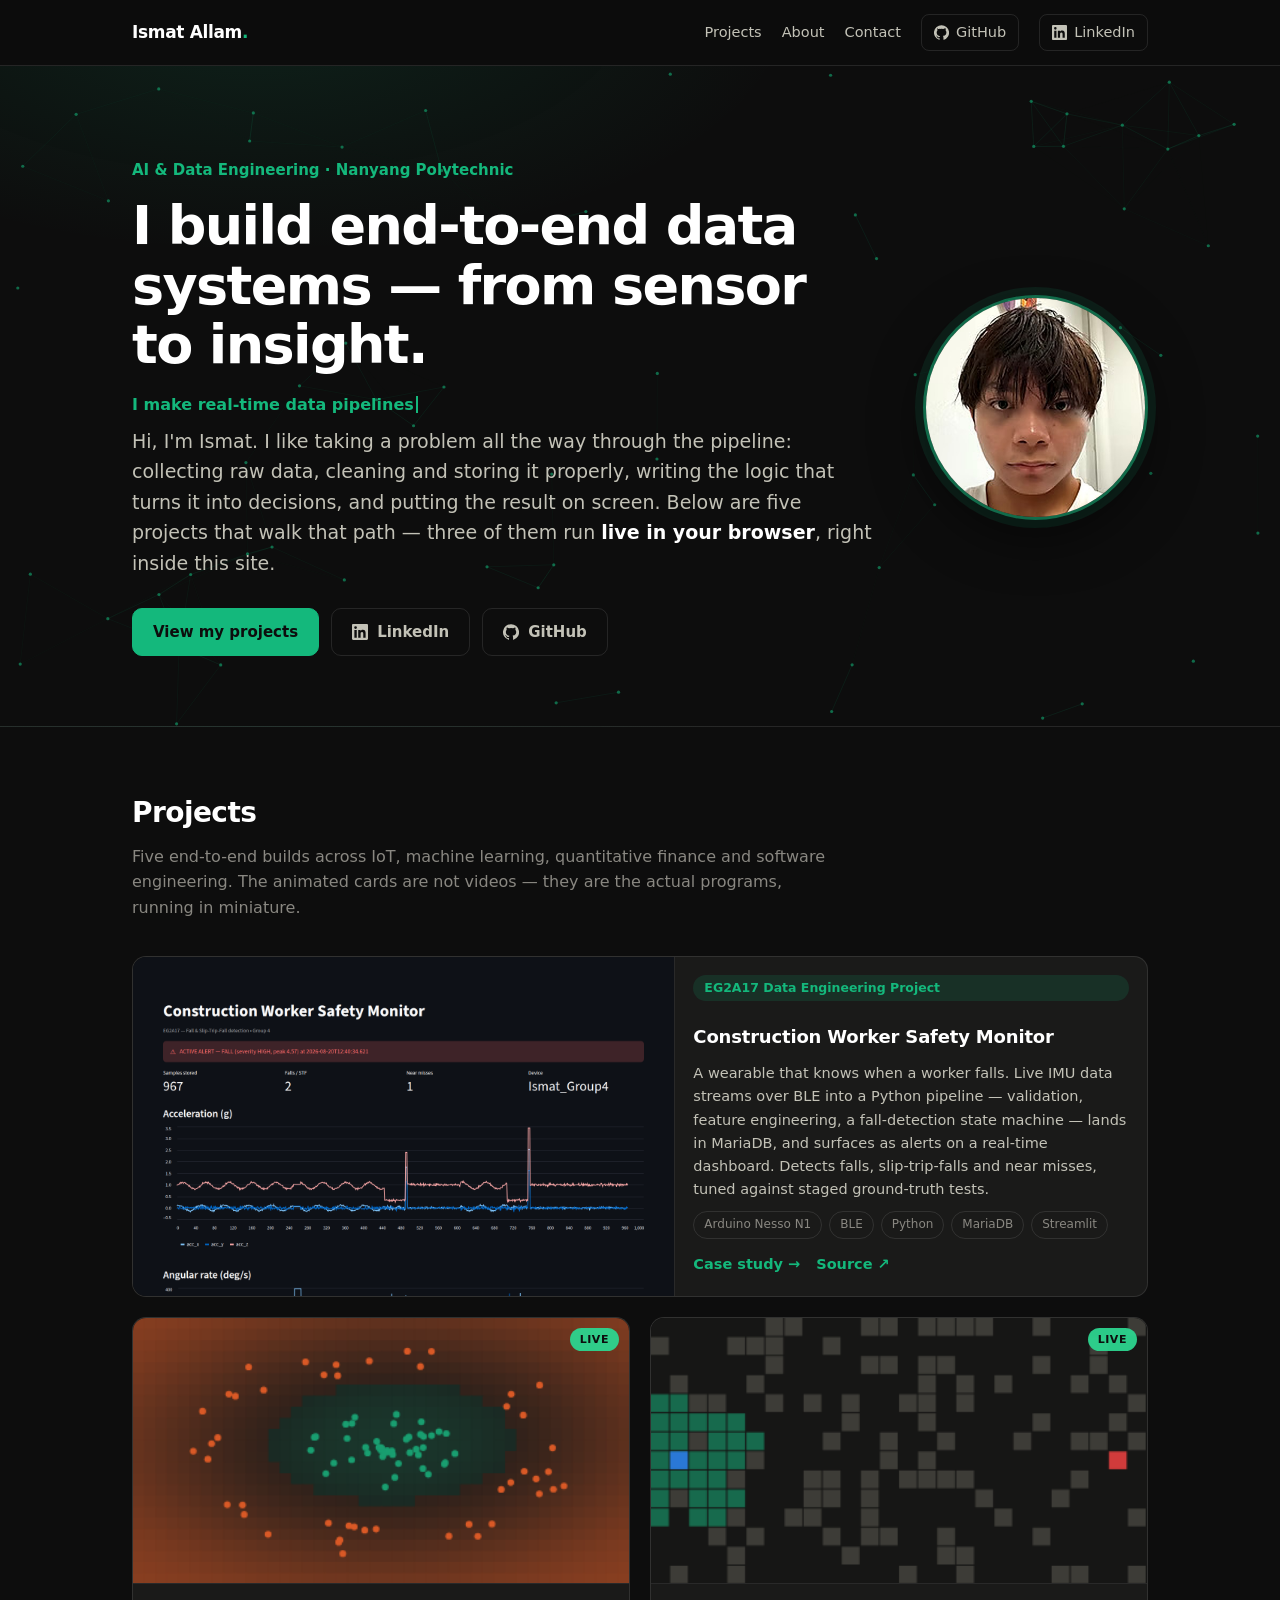
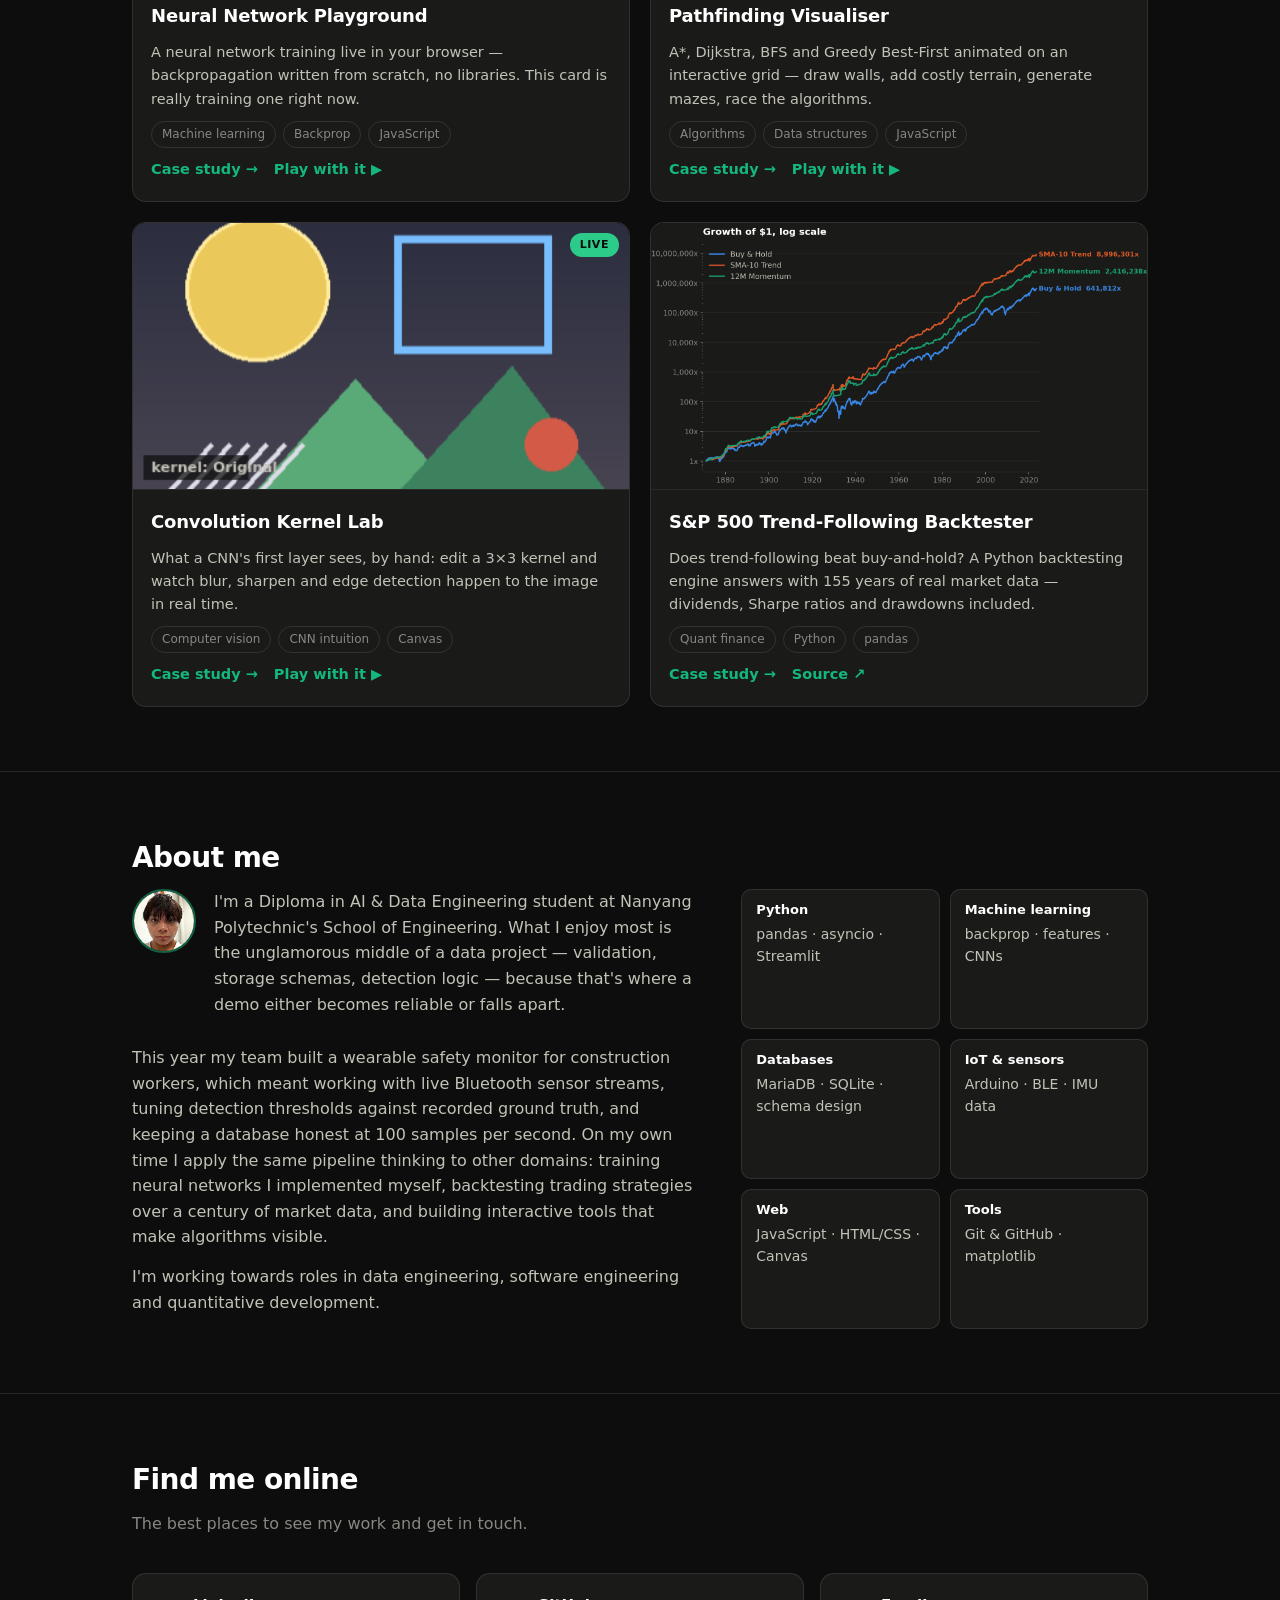
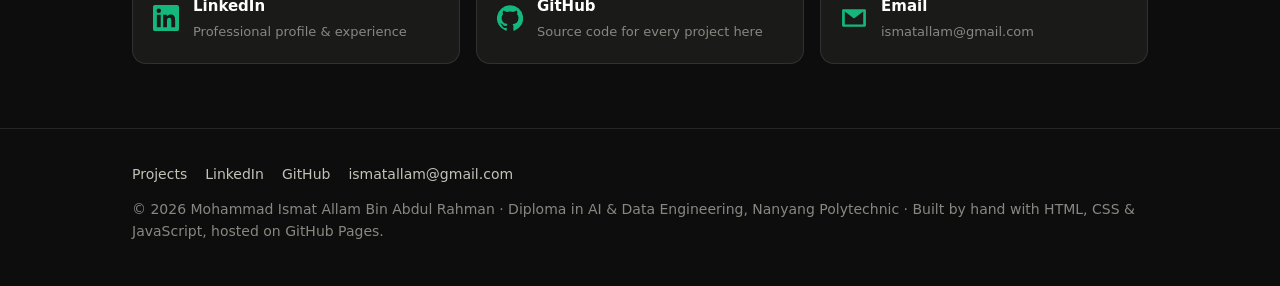
<file: index.html>
<!DOCTYPE html>
<html lang="en">
<head>
<meta charset="UTF-8">
<meta name="viewport" content="width=device-width, initial-scale=1.0">
<title>Ismat Allam — AI & Data Engineering Portfolio</title>
<meta name="description" content="Digital portfolio of Ismat Allam — AI & Data Engineering student at Nanyang Polytechnic. IoT safety monitoring, quantitative backtesting, and interactive machine-learning demos that run live in the browser.">
<link rel="stylesheet" href="assets/style.css?v=4">
<link rel="icon" href="data:image/svg+xml,<svg xmlns='http://www.w3.org/2000/svg' viewBox='0 0 100 100'><text y='.9em' font-size='90'>📊</text></svg>">
</head>
<body>

<nav>
  <div class="nav-inner">
    <a class="logo" href="index.html">Ismat Allam<span>.</span></a>
    <div class="nav-links">
      <a href="#projects">Projects</a>
      <a href="#about">About</a>
      <a href="#contact">Contact</a>
      <a class="social" href="https://github.com/ismat-spec" target="_blank" rel="noopener">
        <svg viewBox="0 0 24 24" aria-hidden="true"><path d="M12 .3a12 12 0 0 0-3.8 23.4c.6.1.8-.3.8-.6v-2c-3.3.7-4-1.6-4-1.6-.6-1.4-1.4-1.8-1.4-1.8-1-.7.1-.7.1-.7 1.2 0 1.9 1.2 1.9 1.2 1 1.8 2.8 1.3 3.5 1 0-.8.4-1.3.7-1.6-2.7-.3-5.5-1.3-5.5-6 0-1.2.5-2.3 1.3-3.1-.2-.4-.6-1.6.1-3.2 0 0 1-.3 3.4 1.2a11.5 11.5 0 0 1 6 0c2.3-1.5 3.3-1.2 3.3-1.2.7 1.6.3 2.8.1 3.2.8.8 1.3 1.9 1.3 3.2 0 4.6-2.8 5.6-5.5 5.9.4.4.8 1.1.8 2.2v3.3c0 .3.2.7.8.6A12 12 0 0 0 12 .3"/></svg>
        GitHub
      </a>
      <a class="social" href="https://www.linkedin.com/in/ismat-allam-7030122b6" target="_blank" rel="noopener">
        <svg viewBox="0 0 24 24" aria-hidden="true"><path d="M20.45 20.45h-3.55v-5.57c0-1.33-.03-3.04-1.85-3.04-1.86 0-2.14 1.45-2.14 2.94v5.67H9.35V9h3.41v1.56h.05c.47-.9 1.63-1.85 3.36-1.85 3.6 0 4.27 2.37 4.27 5.46zM5.34 7.43a2.06 2.06 0 1 1 0-4.12 2.06 2.06 0 0 1 0 4.12zM7.12 20.45H3.56V9h3.56zM22.22 0H1.77C.79 0 0 .77 0 1.72v20.55C0 23.23.8 24 1.77 24h20.45c.98 0 1.78-.77 1.78-1.73V1.72C24 .77 23.2 0 22.22 0z"/></svg>
        LinkedIn
      </a>
    </div>
  </div>
</nav>

<header class="hero">
  <canvas id="heroCanvas" aria-hidden="true"></canvas>
  <div class="wrap hero-flex">
    <div>
    <div class="kicker">AI &amp; Data Engineering · Nanyang Polytechnic</div>
    <h1>I build end-to-end data systems — from sensor to insight.</h1>
    <span class="roles">I make <span id="roleText">real-time data pipelines</span><span class="cursor"></span></span>
    <p class="lead">
      Hi, I'm Ismat. I like taking a problem all the way through the pipeline:
      collecting raw data, cleaning and storing it properly, writing the logic that turns it
      into decisions, and putting the result on screen. Below are five projects that walk that
      path — three of them run <strong style="color:var(--ink)">live in your browser</strong>,
      right inside this site.
    </p>
    <div class="btn-row">
      <a class="btn primary" href="#projects">View my projects</a>
      <a class="btn" href="https://www.linkedin.com/in/ismat-allam-7030122b6" target="_blank" rel="noopener">
        <svg viewBox="0 0 24 24" aria-hidden="true"><path d="M20.45 20.45h-3.55v-5.57c0-1.33-.03-3.04-1.85-3.04-1.86 0-2.14 1.45-2.14 2.94v5.67H9.35V9h3.41v1.56h.05c.47-.9 1.63-1.85 3.36-1.85 3.6 0 4.27 2.37 4.27 5.46zM5.34 7.43a2.06 2.06 0 1 1 0-4.12 2.06 2.06 0 0 1 0 4.12zM7.12 20.45H3.56V9h3.56zM22.22 0H1.77C.79 0 0 .77 0 1.72v20.55C0 23.23.8 24 1.77 24h20.45c.98 0 1.78-.77 1.78-1.73V1.72C24 .77 23.2 0 22.22 0z"/></svg>
        LinkedIn
      </a>
      <a class="btn" href="https://github.com/ismat-spec" target="_blank" rel="noopener">
        <svg viewBox="0 0 24 24" aria-hidden="true"><path d="M12 .3a12 12 0 0 0-3.8 23.4c.6.1.8-.3.8-.6v-2c-3.3.7-4-1.6-4-1.6-.6-1.4-1.4-1.8-1.4-1.8-1-.7.1-.7.1-.7 1.2 0 1.9 1.2 1.9 1.2 1 1.8 2.8 1.3 3.5 1 0-.8.4-1.3.7-1.6-2.7-.3-5.5-1.3-5.5-6 0-1.2.5-2.3 1.3-3.1-.2-.4-.6-1.6.1-3.2 0 0 1-.3 3.4 1.2a11.5 11.5 0 0 1 6 0c2.3-1.5 3.3-1.2 3.3-1.2.7 1.6.3 2.8.1 3.2.8.8 1.3 1.9 1.3 3.2 0 4.6-2.8 5.6-5.5 5.9.4.4.8 1.1.8 2.2v3.3c0 .3.2.7.8.6A12 12 0 0 0 12 .3"/></svg>
        GitHub
      </a>
    </div>
    </div>
    <img class="portrait" src="assets/img/ismat.jpg" alt="Portrait of Ismat Allam"
         width="410" height="410">
  </div>
</header>

<section id="projects">
  <div class="wrap">
    <h2 class="section-title reveal">Projects</h2>
    <p class="section-sub reveal">Five end-to-end builds across IoT, machine learning, quantitative
    finance and software engineering. The animated cards are not videos — they are the actual
    programs, running in miniature.</p>

    <div class="cards">

      <div class="card featured reveal">
        <a class="media" href="projects/safety-monitoring.html">
          <img src="assets/img/dep_dashboard_top.png" alt="Live safety-monitoring dashboard with an active fall alert">
        </a>
        <div class="body">
          <span class="tag">EG2A17 Data Engineering Project</span>
          <h3><a href="projects/safety-monitoring.html">Construction Worker Safety Monitor</a></h3>
          <p>A wearable that knows when a worker falls. Live IMU data streams over BLE into a
             Python pipeline — validation, feature engineering, a fall-detection state machine —
             lands in MariaDB, and surfaces as alerts on a real-time dashboard. Detects falls,
             slip-trip-falls and near misses, tuned against staged ground-truth tests.</p>
          <div class="chips"><span class="chip">Arduino Nesso N1</span><span class="chip">BLE</span><span class="chip">Python</span><span class="chip">MariaDB</span><span class="chip">Streamlit</span></div>
          <div class="links-row">
            <a href="projects/safety-monitoring.html">Case study →</a>
            <a href="https://github.com/ismat-spec/dep" target="_blank" rel="noopener">Source ↗</a>
          </div>
        </div>
      </div>

      <div class="card reveal">
        <a class="media" href="projects/nn-playground.html" aria-label="Neural Network Playground">
          <canvas id="miniNN" width="380" height="204"></canvas>
          <span class="live-badge">LIVE</span>
        </a>
        <div class="body">
          <h3><a href="projects/nn-playground.html">Neural Network Playground</a></h3>
          <p>A neural network training live in your browser — backpropagation written from
             scratch, no libraries. This card is really training one right now.</p>
          <div class="chips"><span class="chip">Machine learning</span><span class="chip">Backprop</span><span class="chip">JavaScript</span></div>
          <div class="links-row">
            <a href="projects/nn-playground.html">Case study →</a>
            <a href="projects/nn/index.html">Play with it ▶</a>
          </div>
        </div>
      </div>

      <div class="card reveal">
        <a class="media" href="projects/pathfinding-visualizer.html" aria-label="Pathfinding Visualiser">
          <canvas id="miniPath" width="380" height="204"></canvas>
          <span class="live-badge">LIVE</span>
        </a>
        <div class="body">
          <h3><a href="projects/pathfinding-visualizer.html">Pathfinding Visualiser</a></h3>
          <p>A*, Dijkstra, BFS and Greedy Best-First animated on an interactive grid — draw
             walls, add costly terrain, generate mazes, race the algorithms.</p>
          <div class="chips"><span class="chip">Algorithms</span><span class="chip">Data structures</span><span class="chip">JavaScript</span></div>
          <div class="links-row">
            <a href="projects/pathfinding-visualizer.html">Case study →</a>
            <a href="projects/pathfinding/index.html">Play with it ▶</a>
          </div>
        </div>
      </div>

      <div class="card reveal">
        <a class="media" href="projects/kernel-lab.html" aria-label="Convolution Kernel Lab">
          <canvas id="miniKernel" width="380" height="204"></canvas>
          <span class="live-badge">LIVE</span>
        </a>
        <div class="body">
          <h3><a href="projects/kernel-lab.html">Convolution Kernel Lab</a></h3>
          <p>What a CNN's first layer sees, by hand: edit a 3×3 kernel and watch blur, sharpen
             and edge detection happen to the image in real time.</p>
          <div class="chips"><span class="chip">Computer vision</span><span class="chip">CNN intuition</span><span class="chip">Canvas</span></div>
          <div class="links-row">
            <a href="projects/kernel-lab.html">Case study →</a>
            <a href="projects/kernels/index.html">Play with it ▶</a>
          </div>
        </div>
      </div>

      <div class="card reveal">
        <a class="media" href="projects/quant-backtester.html">
          <img src="assets/img/equity_curves.png" alt="Equity curves of trend-following strategies vs buy and hold, log scale">
        </a>
        <div class="body">
          <h3><a href="projects/quant-backtester.html">S&amp;P 500 Trend-Following Backtester</a></h3>
          <p>Does trend-following beat buy-and-hold? A Python backtesting engine answers with
             155 years of real market data — dividends, Sharpe ratios and drawdowns included.</p>
          <div class="chips"><span class="chip">Quant finance</span><span class="chip">Python</span><span class="chip">pandas</span></div>
          <div class="links-row">
            <a href="projects/quant-backtester.html">Case study →</a>
            <a href="https://github.com/ismat-spec/sp500-trend-backtester" target="_blank" rel="noopener">Source ↗</a>
          </div>
        </div>
      </div>

    </div>
  </div>
</section>

<section id="about" style="border-top:1px solid var(--hairline);">
  <div class="wrap">
    <h2 class="section-title reveal">About me</h2>
    <div class="about-grid">
      <div class="reveal">
        <div class="about-me-row">
          <img src="assets/img/ismat.jpg" alt="Ismat Allam">
          <p>I'm a Diploma in AI &amp; Data Engineering student at Nanyang Polytechnic's School
          of Engineering. What I enjoy most is the unglamorous middle of a data project —
          validation, storage schemas, detection logic — because that's where a demo either
          becomes reliable or falls apart.</p>
        </div>
        <p>This year my team built a wearable safety monitor for construction workers, which
        meant working with live Bluetooth sensor streams, tuning detection thresholds against
        recorded ground truth, and keeping a database honest at 100 samples per second. On my
        own time I apply the same pipeline thinking to other domains: training neural networks
        I implemented myself, backtesting trading strategies over a century of market data, and
        building interactive tools that make algorithms visible.</p>
        <p>I'm working towards roles in data engineering, software engineering and
        quantitative development.</p>
      </div>
      <div class="skills reveal">
        <div class="skill"><b>Python</b>pandas · asyncio · Streamlit</div>
        <div class="skill"><b>Machine learning</b>backprop · features · CNNs</div>
        <div class="skill"><b>Databases</b>MariaDB · SQLite · schema design</div>
        <div class="skill"><b>IoT &amp; sensors</b>Arduino · BLE · IMU data</div>
        <div class="skill"><b>Web</b>JavaScript · HTML/CSS · Canvas</div>
        <div class="skill"><b>Tools</b>Git &amp; GitHub · matplotlib</div>
      </div>
    </div>
  </div>
</section>

<section id="contact" style="border-top:1px solid var(--hairline);">
  <div class="wrap">
    <h2 class="section-title reveal">Find me online</h2>
    <p class="section-sub reveal">The best places to see my work and get in touch.</p>
    <div class="online reveal">
      <a href="https://www.linkedin.com/in/ismat-allam-7030122b6" target="_blank" rel="noopener">
        <svg viewBox="0 0 24 24" aria-hidden="true"><path d="M20.45 20.45h-3.55v-5.57c0-1.33-.03-3.04-1.85-3.04-1.86 0-2.14 1.45-2.14 2.94v5.67H9.35V9h3.41v1.56h.05c.47-.9 1.63-1.85 3.36-1.85 3.6 0 4.27 2.37 4.27 5.46zM5.34 7.43a2.06 2.06 0 1 1 0-4.12 2.06 2.06 0 0 1 0 4.12zM7.12 20.45H3.56V9h3.56zM22.22 0H1.77C.79 0 0 .77 0 1.72v20.55C0 23.23.8 24 1.77 24h20.45c.98 0 1.78-.77 1.78-1.73V1.72C24 .77 23.2 0 22.22 0z"/></svg>
        <span><b>LinkedIn</b><small>Professional profile &amp; experience</small></span>
      </a>
      <a href="https://github.com/ismat-spec" target="_blank" rel="noopener">
        <svg viewBox="0 0 24 24" aria-hidden="true"><path d="M12 .3a12 12 0 0 0-3.8 23.4c.6.1.8-.3.8-.6v-2c-3.3.7-4-1.6-4-1.6-.6-1.4-1.4-1.8-1.4-1.8-1-.7.1-.7.1-.7 1.2 0 1.9 1.2 1.9 1.2 1 1.8 2.8 1.3 3.5 1 0-.8.4-1.3.7-1.6-2.7-.3-5.5-1.3-5.5-6 0-1.2.5-2.3 1.3-3.1-.2-.4-.6-1.6.1-3.2 0 0 1-.3 3.4 1.2a11.5 11.5 0 0 1 6 0c2.3-1.5 3.3-1.2 3.3-1.2.7 1.6.3 2.8.1 3.2.8.8 1.3 1.9 1.3 3.2 0 4.6-2.8 5.6-5.5 5.9.4.4.8 1.1.8 2.2v3.3c0 .3.2.7.8.6A12 12 0 0 0 12 .3"/></svg>
        <span><b>GitHub</b><small>Source code for every project here</small></span>
      </a>
      <a href="mailto:ismatallam@gmail.com">
        <svg viewBox="0 0 24 24" aria-hidden="true"><path d="M2 4h20a1 1 0 0 1 1 1v14a1 1 0 0 1-1 1H2a1 1 0 0 1-1-1V5a1 1 0 0 1 1-1zm10 8.5L3.5 6v12h17V6L12 12.5zM4.6 6h14.8L12 10.9 4.6 6z"/></svg>
        <span><b>Email</b><small>ismatallam@gmail.com</small></span>
      </a>
    </div>
  </div>
</section>

<footer>
  <div class="wrap">
    <div class="foot-links">
      <a href="#projects">Projects</a>
      <a href="https://www.linkedin.com/in/ismat-allam-7030122b6" target="_blank" rel="noopener">LinkedIn</a>
      <a href="https://github.com/ismat-spec" target="_blank" rel="noopener">GitHub</a>
      <a href="mailto:ismatallam@gmail.com">ismatallam@gmail.com</a>
    </div>
    <div>© 2026 Mohammad Ismat Allam Bin Abdul Rahman · Diploma in AI &amp; Data Engineering,
    Nanyang Polytechnic · Built by hand with HTML, CSS &amp; JavaScript, hosted on GitHub Pages.</div>
  </div>
</footer>

<script src="assets/home.js?v=4" defer></script>
</body>
</html>
</file>
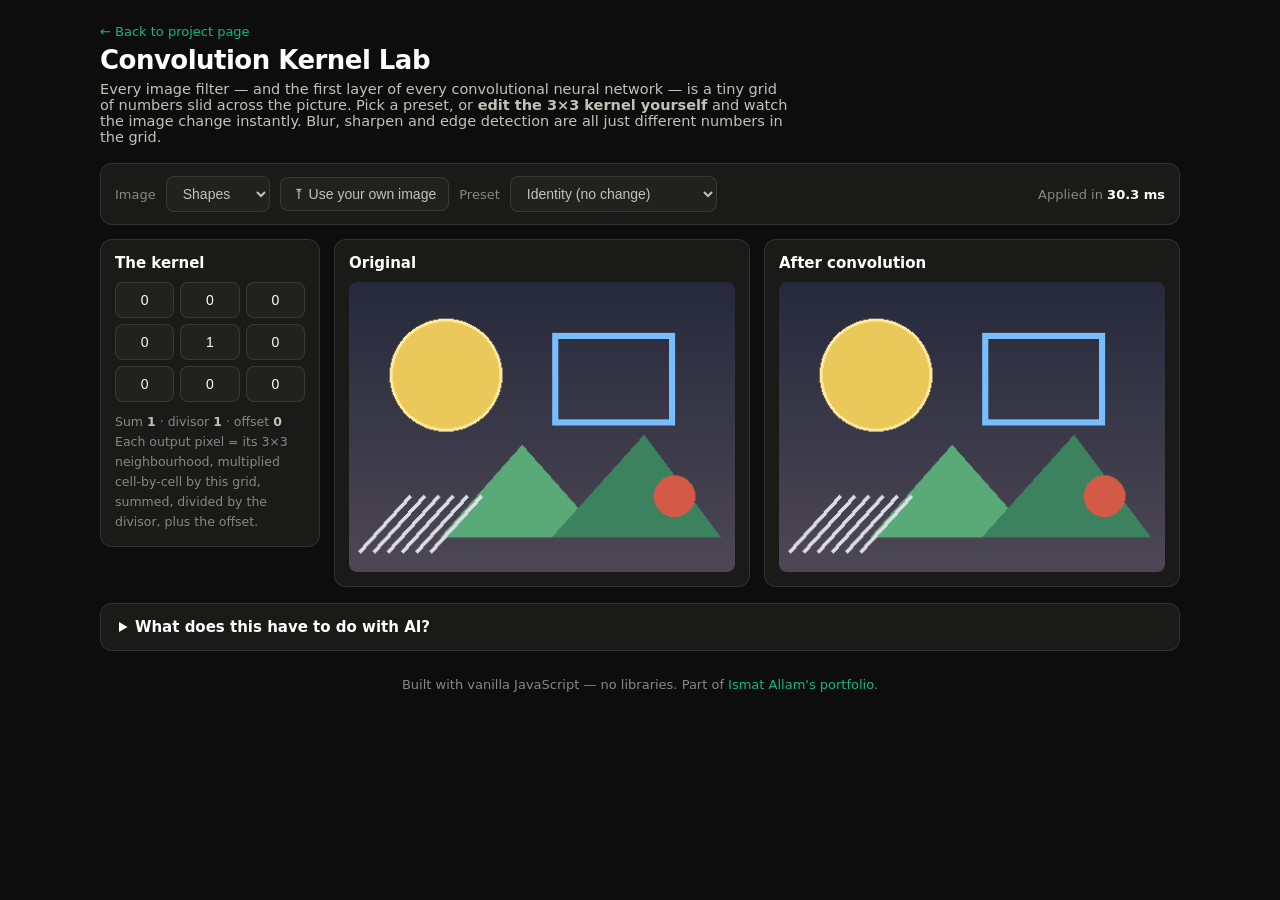
<file: projects/kernels/index.html>
<!DOCTYPE html>
<html lang="en">
<head>
<meta charset="UTF-8">
<meta name="viewport" content="width=device-width, initial-scale=1.0">
<title>Convolution Kernel Lab — Ismat Allam</title>
<style>
  :root{
    --page:#0d0d0d; --surface:#1a1a19; --card:#212120;
    --ink:#ffffff; --ink2:#c3c2b7; --muted:#898781;
    --hairline:rgba(255,255,255,0.10); --accent:#14b87c;
  }
  *{box-sizing:border-box; margin:0; padding:0;}
  body{background:var(--page); color:var(--ink2);
    font-family:system-ui,-apple-system,"Segoe UI",sans-serif;
    min-height:100vh; display:flex; flex-direction:column; align-items:center;
    padding:24px 16px 48px;}
  header{width:100%; max-width:1080px; margin-bottom:18px;}
  header .crumb{font-size:13px; color:var(--muted); margin-bottom:6px;}
  header .crumb a{color:var(--accent); text-decoration:none;}
  h1{color:var(--ink); font-size:26px; letter-spacing:-0.02em;}
  header p{margin-top:6px; font-size:14.5px; max-width:75ch;}
  header b{color:var(--ink2);}

  .toolbar{width:100%; max-width:1080px; display:flex; flex-wrap:wrap; gap:10px;
    align-items:center; background:var(--surface); border:1px solid var(--hairline);
    border-radius:12px; padding:12px 14px; margin-bottom:14px;}
  .toolbar label{font-size:13px; color:var(--muted);}
  select,button{background:var(--card); color:var(--ink2); border:1px solid var(--hairline);
    border-radius:8px; padding:8px 12px; font-size:14px; cursor:pointer;}
  select:hover,button:hover{border-color:rgba(255,255,255,0.25); color:var(--ink);}
  .spacer{flex:1;}
  input[type=file]{display:none;}
  .stat{font-size:13px; color:var(--muted);}
  .stat b{color:var(--ink); font-weight:600;}

  .grid{width:100%; max-width:1080px; display:grid;
        grid-template-columns:220px 1fr 1fr; gap:14px; align-items:start;}
  @media(max-width:900px){.grid{grid-template-columns:1fr 1fr;} .kpanel{grid-column:1 / -1;}}
  .panel{background:var(--surface); border:1px solid var(--hairline); border-radius:12px; padding:14px;}
  .panel h2{color:var(--ink); font-size:15px; font-weight:600; margin-bottom:10px;}
  canvas{width:100%; height:auto; border-radius:8px; display:block; background:#111;}
  .kgrid{display:grid; grid-template-columns:repeat(3,1fr); gap:6px;}
  .kgrid input{width:100%; background:var(--card); border:1px solid var(--hairline);
    color:var(--ink); border-radius:8px; padding:9px 4px; font-size:14px; text-align:center;
    font-variant-numeric:tabular-nums;}
  .kgrid input:focus{outline:none; border-color:var(--accent);}
  .kmeta{margin-top:10px; font-size:12.5px; color:var(--muted); line-height:1.6;}
  .kmeta b{color:var(--ink2);}

  details{width:100%; max-width:1080px; margin-top:16px; background:var(--surface);
    border:1px solid var(--hairline); border-radius:12px; padding:14px 18px;}
  summary{cursor:pointer; color:var(--ink); font-weight:600; font-size:15px;}
  details p{margin-top:10px; font-size:14px; line-height:1.55; max-width:90ch;}
  details b{color:var(--ink2);}
  footer{margin-top:26px; font-size:13px; color:var(--muted);}
  footer a{color:var(--accent); text-decoration:none;}
</style>
</head>
<body>
<header>
  <div class="crumb"><a href="../kernel-lab.html">← Back to project page</a></div>
  <h1>Convolution Kernel Lab</h1>
  <p>Every image filter — and the first layer of every convolutional neural network — is a tiny
     grid of numbers slid across the picture. Pick a preset, or <b>edit the 3×3 kernel yourself</b>
     and watch the image change instantly. Blur, sharpen and edge detection are all just
     different numbers in the grid.</p>
</header>

<div class="toolbar">
  <label>Image</label>
  <select id="imgsel">
    <option value="shapes" selected>Shapes</option>
    <option value="city">Night city</option>
  </select>
  <button id="uploadBtn">⤒ Use your own image</button>
  <input type="file" id="file" accept="image/*">
  <label>Preset</label>
  <select id="preset">
    <option value="identity" selected>Identity (no change)</option>
    <option value="boxblur">Box blur</option>
    <option value="gauss">Gaussian blur</option>
    <option value="sharpen">Sharpen</option>
    <option value="edge">Edge detect (Laplacian)</option>
    <option value="sobelx">Sobel — vertical edges</option>
    <option value="sobely">Sobel — horizontal edges</option>
    <option value="emboss">Emboss</option>
    <option value="outline">Outline</option>
  </select>
  <span class="spacer"></span>
  <span class="stat">Applied in <b id="ms">–</b></span>
</div>

<div class="grid">
  <div class="panel kpanel">
    <h2>The kernel</h2>
    <div class="kgrid" id="kgrid"></div>
    <div class="kmeta">
      Sum <b id="ksum">1</b> · divisor <b id="kdiv">1</b> · offset <b id="koff">0</b><br>
      Each output pixel = its 3×3 neighbourhood, multiplied cell-by-cell by this grid,
      summed, divided by the divisor, plus the offset.
    </div>
  </div>
  <div class="panel">
    <h2>Original</h2>
    <canvas id="src"></canvas>
  </div>
  <div class="panel">
    <h2>After convolution</h2>
    <canvas id="dst"></canvas>
  </div>
</div>

<details>
  <summary>What does this have to do with AI?</summary>
  <p>A <b>convolutional neural network</b> (the architecture behind modern image recognition) is
  built from exactly this operation. The difference is that nobody chooses the numbers: the
  network <b>learns</b> thousands of kernels from data, and the early ones typically converge to
  edge and texture detectors remarkably similar to the Sobel and Laplacian presets here. Playing
  with this lab is playing with what a CNN's first layer does — by hand. Notice also that blur
  kernels sum to 1 (they average), while edge kernels sum to 0 (flat areas go black: no edge,
  no signal).</p>
</details>

<footer>Built with vanilla JavaScript — no libraries. Part of <a href="../../index.html">Ismat Allam's portfolio</a>.</footer>

<script>
"use strict";
const SAMPLES = {
  shapes: "[data-uri]",
  city: "[data-uri]",
};
const PRESETS = {
  identity: {k: [0,0,0, 0,1,0, 0,0,0], div: 1, off: 0},
  boxblur:  {k: [1,1,1, 1,1,1, 1,1,1], div: 9, off: 0},
  gauss:    {k: [1,2,1, 2,4,2, 1,2,1], div: 16, off: 0},
  sharpen:  {k: [0,-1,0, -1,5,-1, 0,-1,0], div: 1, off: 0},
  edge:     {k: [0,-1,0, -1,4,-1, 0,-1,0], div: 1, off: 0},
  sobelx:   {k: [-1,0,1, -2,0,2, -1,0,1], div: 1, off: 0},
  sobely:   {k: [-1,-2,-1, 0,0,0, 1,2,1], div: 1, off: 0},
  emboss:   {k: [-2,-1,0, -1,1,1, 0,1,2], div: 1, off: 60},
  outline:  {k: [-1,-1,-1, -1,8,-1, -1,-1,-1], div: 1, off: 0},
};

const $ = id => document.getElementById(id);
const srcC = $("src"), dstC = $("dst");
const sctx = srcC.getContext("2d", {willReadFrequently: true});
const dctx = dstC.getContext("2d");
let kernel = [...PRESETS.identity.k], divisor = 1, offset = 0;

/* ---- kernel grid UI ---- */
const inputs = [];
for (let i = 0; i < 9; i++){
  const inp = document.createElement("input");
  inp.type = "text"; inp.inputMode = "decimal"; inp.value = kernel[i];
  inp.oninput = () => {
    kernel = inputs.map(x => parseFloat(x.value) || 0);
    const s = kernel.reduce((a, b) => a + b, 0);
    divisor = Math.abs(s) > 1e-9 ? s : 1;   // auto-normalise so custom blurs don't blow out
    offset = 0;
    $("preset").value = "identity";  // custom edit
    updateMeta(); apply();
  };
  inputs.push(inp); $("kgrid").appendChild(inp);
}
function setKernel(p){
  kernel = [...p.k]; divisor = p.div; offset = p.off;
  inputs.forEach((inp, i) => inp.value = p.k[i]);
  updateMeta(); apply();
}
function updateMeta(){
  $("ksum").textContent = (Math.round(kernel.reduce((a,b)=>a+b,0)*100)/100);
  $("kdiv").textContent = (Math.round(divisor*100)/100);
  $("koff").textContent = offset;
}
$("preset").onchange = e => setKernel(PRESETS[e.target.value]);

/* ---- image loading ---- */
function loadImage(url){
  const im = new Image();
  im.onload = () => {
    const maxW = 480;
    const sc = Math.min(1, maxW / im.width);
    const w = Math.round(im.width * sc), h = Math.round(im.height * sc);
    srcC.width = dstC.width = w; srcC.height = dstC.height = h;
    sctx.drawImage(im, 0, 0, w, h);
    apply();
  };
  im.src = url;
}
$("imgsel").onchange = e => loadImage(SAMPLES[e.target.value]);
$("uploadBtn").onclick = () => $("file").click();
$("file").onchange = e => {
  const f = e.target.files[0];
  if (!f) return;
  const rd = new FileReader();
  rd.onload = ev => loadImage(ev.target.result);   // stays in your browser — nothing is uploaded
  rd.readAsDataURL(f);
};

/* ---- the convolution itself ---- */
function apply(){
  const w = srcC.width, h = srcC.height;
  if (!w) return;
  const t0 = performance.now();
  const src = sctx.getImageData(0, 0, w, h);
  const out = dctx.createImageData(w, h);
  const s = src.data, o = out.data, K = kernel, dv = divisor, of = offset;
  for (let y = 0; y < h; y++){
    const ym = y > 0 ? y - 1 : 0, yp = y < h - 1 ? y + 1 : h - 1;
    for (let x = 0; x < w; x++){
      const xm = x > 0 ? x - 1 : 0, xp = x < w - 1 ? x + 1 : w - 1;
      // offsets of the 9 neighbours (edge pixels clamp)
      const i0=(ym*w+xm)*4, i1=(ym*w+x)*4, i2=(ym*w+xp)*4,
            i3=(y*w+xm)*4,  i4=(y*w+x)*4, i5=(y*w+xp)*4,
            i6=(yp*w+xm)*4, i7=(yp*w+x)*4, i8=(yp*w+xp)*4;
      for (let c = 0; c < 3; c++){
        const v = (s[i0+c]*K[0] + s[i1+c]*K[1] + s[i2+c]*K[2] +
                   s[i3+c]*K[3] + s[i4+c]*K[4] + s[i5+c]*K[5] +
                   s[i6+c]*K[6] + s[i7+c]*K[7] + s[i8+c]*K[8]) / dv + of;
        o[i4+c] = v < 0 ? 0 : v > 255 ? 255 : v;
      }
      o[i4+3] = 255;
    }
  }
  dctx.putImageData(out, 0, 0);
  $("ms").textContent = (performance.now() - t0).toFixed(1) + " ms";
}

updateMeta();
loadImage(SAMPLES.shapes);
</script>
</body>
</html>
</file>
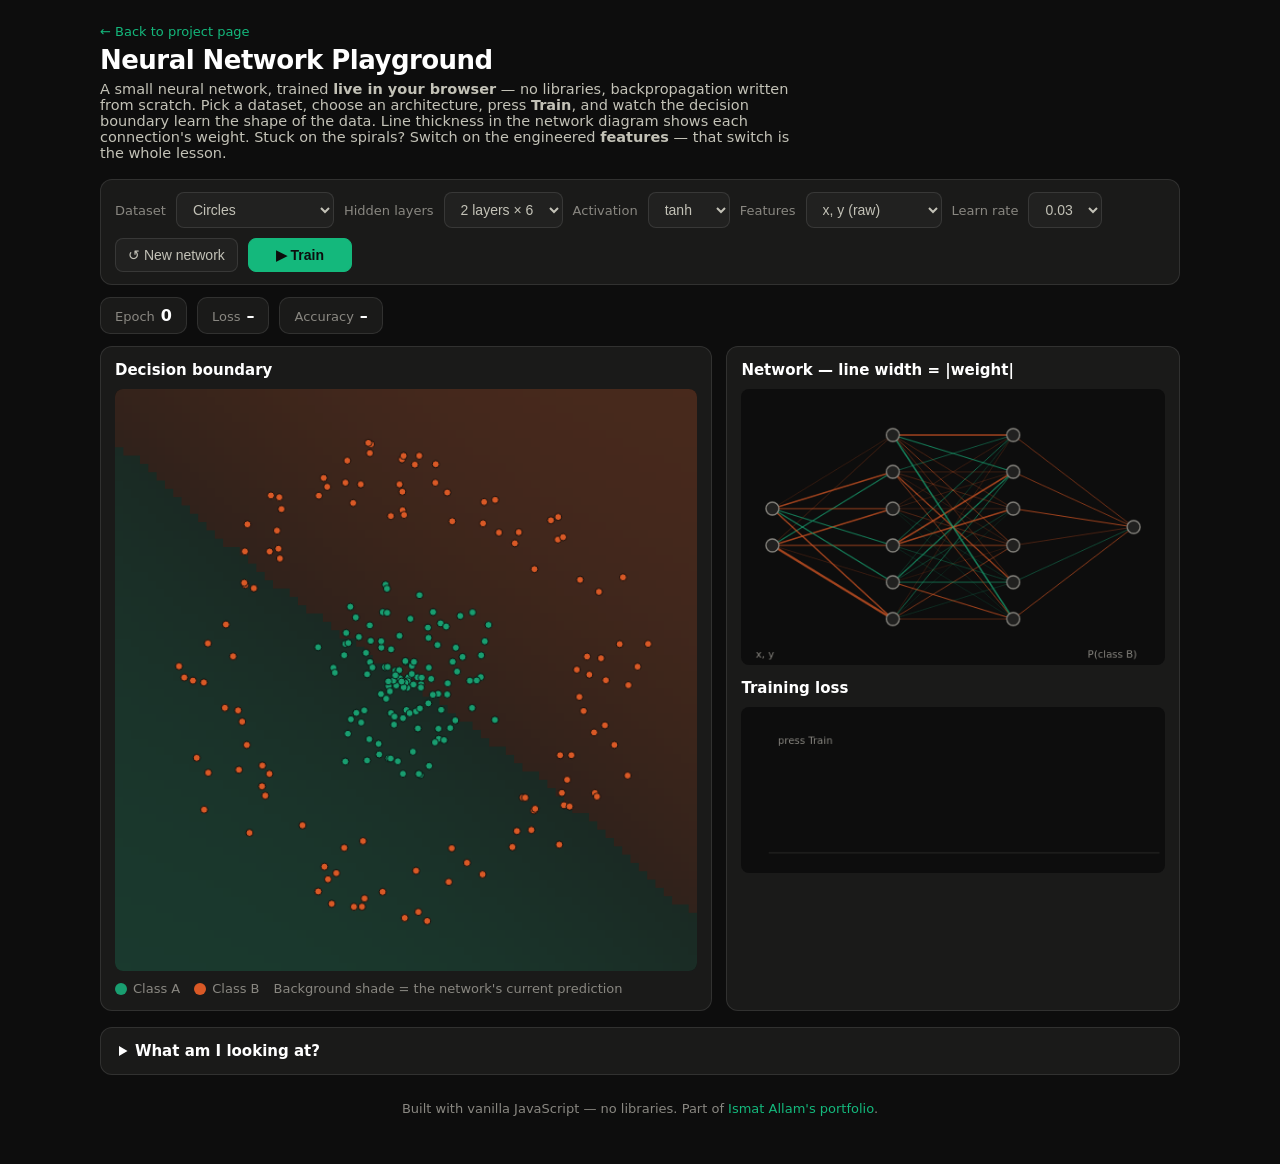
<file: projects/nn/index.html>
<!DOCTYPE html>
<html lang="en">
<head>
<meta charset="UTF-8">
<meta name="viewport" content="width=device-width, initial-scale=1.0">
<title>Neural Network Playground — Ismat Allam</title>
<style>
  :root{
    --page:#0d0d0d; --surface:#1a1a19; --card:#212120;
    --ink:#ffffff; --ink2:#c3c2b7; --muted:#898781;
    --hairline:rgba(255,255,255,0.10);
    --accent:#14b87c; --c0:#199e70; --c1:#d95926;
  }
  *{box-sizing:border-box; margin:0; padding:0;}
  body{
    background:var(--page); color:var(--ink2);
    font-family:system-ui,-apple-system,"Segoe UI",sans-serif;
    min-height:100vh; display:flex; flex-direction:column; align-items:center;
    padding:24px 16px 48px;
  }
  header{width:100%; max-width:1080px; margin-bottom:18px;}
  header .crumb{font-size:13px; color:var(--muted); margin-bottom:6px;}
  header .crumb a{color:var(--accent); text-decoration:none;}
  h1{color:var(--ink); font-size:26px; letter-spacing:-0.02em;}
  header p{margin-top:6px; font-size:14.5px; max-width:75ch;}
  header b{color:var(--ink2);}

  .toolbar{
    width:100%; max-width:1080px; display:flex; flex-wrap:wrap; gap:10px;
    align-items:center; background:var(--surface); border:1px solid var(--hairline);
    border-radius:12px; padding:12px 14px; margin-bottom:12px;
  }
  .toolbar label{font-size:13px; color:var(--muted);}
  select,button{
    background:var(--card); color:var(--ink2); border:1px solid var(--hairline);
    border-radius:8px; padding:8px 12px; font-size:14px; cursor:pointer;
  }
  select:hover,button:hover{border-color:rgba(255,255,255,0.25); color:var(--ink);}
  button.primary{background:var(--accent); border-color:var(--accent); color:#0d0d0d; font-weight:600; min-width:104px;}
  button.primary:hover{filter:brightness(1.1);}
  .spacer{flex:1;}

  .stats{width:100%; max-width:1080px; display:flex; flex-wrap:wrap; gap:10px; margin-bottom:12px;}
  .stat{background:var(--surface); border:1px solid var(--hairline); border-radius:10px;
        padding:8px 14px; font-size:13px; color:var(--muted);}
  .stat b{color:var(--ink); font-size:16px; margin-left:6px; font-weight:600;
          font-variant-numeric:tabular-nums;}

  .panels{width:100%; max-width:1080px; display:grid;
          grid-template-columns:minmax(0,1.35fr) minmax(0,1fr); gap:14px;}
  @media(max-width:860px){.panels{grid-template-columns:1fr;}}
  .panel{background:var(--surface); border:1px solid var(--hairline); border-radius:12px;
         padding:14px; display:flex; flex-direction:column; gap:10px;}
  .panel h2{color:var(--ink); font-size:15px; font-weight:600;}
  canvas{width:100%; height:auto; border-radius:8px; background:var(--page); display:block;}
  .legend{display:flex; gap:14px; font-size:13px; color:var(--muted); flex-wrap:wrap;}
  .legend span{display:inline-flex; align-items:center; gap:6px;}
  .chipc{width:12px; height:12px; border-radius:50%; display:inline-block;}

  details{width:100%; max-width:1080px; margin-top:16px; background:var(--surface);
          border:1px solid var(--hairline); border-radius:12px; padding:14px 18px;}
  summary{cursor:pointer; color:var(--ink); font-weight:600; font-size:15px;}
  details p{margin-top:10px; font-size:14px; line-height:1.55; max-width:90ch;}
  details b{color:var(--ink2);}
  footer{margin-top:26px; font-size:13px; color:var(--muted);}
  footer a{color:var(--accent); text-decoration:none;}
</style>
</head>
<body>
<header>
  <div class="crumb"><a href="../nn-playground.html">← Back to project page</a></div>
  <h1>Neural Network Playground</h1>
  <p>A small neural network, trained <b>live in your browser</b> — no libraries, backpropagation
     written from scratch. Pick a dataset, choose an architecture, press <b>Train</b>, and watch
     the decision boundary learn the shape of the data. Line thickness in the network diagram
     shows each connection's weight. Stuck on the spirals? Switch on the engineered
     <b>features</b> — that switch is the whole lesson.</p>
</header>

<div class="toolbar">
  <label>Dataset</label>
  <select id="dataset">
    <option value="spiral">Two spirals (hard)</option>
    <option value="circles" selected>Circles</option>
    <option value="xor">XOR quadrants</option>
    <option value="blobs">Blobs (easy)</option>
  </select>
  <label>Hidden layers</label>
  <select id="arch">
    <option value="6">1 layer × 6</option>
    <option value="6,6" selected>2 layers × 6</option>
    <option value="8,8">2 layers × 8</option>
    <option value="8,8,8">3 layers × 8</option>
  </select>
  <label>Activation</label>
  <select id="act">
    <option value="tanh" selected>tanh</option>
    <option value="relu">ReLU</option>
  </select>
  <label>Features</label>
  <select id="feats">
    <option value="raw" selected>x, y (raw)</option>
    <option value="eng">+ x², y², xy, sin</option>
  </select>
  <label>Learn rate</label>
  <select id="lr">
    <option value="0.01">0.01</option>
    <option value="0.03" selected>0.03</option>
    <option value="0.1">0.1</option>
  </select>
  <span class="spacer"></span>
  <button id="reset">↺ New network</button>
  <button class="primary" id="train">▶ Train</button>
</div>

<div class="stats">
  <div class="stat">Epoch<b id="sEpoch">0</b></div>
  <div class="stat">Loss<b id="sLoss">–</b></div>
  <div class="stat">Accuracy<b id="sAcc">–</b></div>
</div>

<div class="panels">
  <div class="panel">
    <h2>Decision boundary</h2>
    <canvas id="boundary" width="560" height="560"></canvas>
    <div class="legend">
      <span><span class="chipc" style="background:var(--c0)"></span>Class A</span>
      <span><span class="chipc" style="background:var(--c1)"></span>Class B</span>
      <span>Background shade = the network's current prediction</span>
    </div>
  </div>
  <div class="panel">
    <h2>Network — line width = |weight|</h2>
    <canvas id="network" width="460" height="300"></canvas>
    <h2 style="margin-top:4px;">Training loss</h2>
    <canvas id="lossChart" width="460" height="180"></canvas>
  </div>
</div>

<details>
  <summary>What am I looking at?</summary>
  <p>The network takes a point's (x, y) position and predicts which class it belongs to. Training
  runs <b>gradient descent</b>: for every batch of points the code computes the prediction error,
  then <b>backpropagates</b> it — applying the chain rule layer by layer to find how much each
  weight contributed — and nudges every weight downhill. The background heatmap re-renders as the
  weights change, so you literally watch the model's "opinion" of the plane take shape.
  The two-spirals set is the classic stress test: with raw (x, y) inputs even a deep network
  crawls, because the boundary it must draw is extremely tangled. Flip <b>Features</b> to the
  engineered set — the same network now also sees x², y², xy and two sine waves of the inputs,
  and the spiral falls in seconds. That is the oldest lesson in machine learning: a better
  <b>representation</b> of the data beats a bigger model.</p>
</details>

<footer>Built with vanilla JavaScript — no libraries. Part of <a href="../../index.html">Ismat Allam's portfolio</a>.</footer>

<script>
"use strict";
/* ================= data generation ================= */
const N_PER_CLASS = 120;
let rngSeed = 7;
function rand(){ rngSeed = (rngSeed * 1103515245 + 12345) % 2147483648; return rngSeed / 2147483648; }
function gauss(s){ return (rand()+rand()+rand()-1.5)/1.5 * s; }

function makeData(kind){
  const pts = [];
  const add = (x,y,label) => pts.push({x, y, label});
  if (kind === "spiral"){
    for (let c = 0; c < 2; c++)
      for (let i = 0; i < N_PER_CLASS; i++){
        const r = i / N_PER_CLASS * 0.85 + 0.05;
        const t = 1.4 * i / N_PER_CLASS * 2 * Math.PI + c * Math.PI;
        add(r * Math.sin(t) + gauss(0.045), r * Math.cos(t) + gauss(0.045), c);
      }
  } else if (kind === "circles"){
    for (let i = 0; i < N_PER_CLASS; i++){
      const t = rand() * 2 * Math.PI, r = rand() * 0.38;
      add(r * Math.cos(t) + gauss(0.03), r * Math.sin(t) + gauss(0.03), 0);
    }
    for (let i = 0; i < N_PER_CLASS; i++){
      const t = rand() * 2 * Math.PI, r = 0.62 + rand() * 0.3;
      add(r * Math.cos(t) + gauss(0.03), r * Math.sin(t) + gauss(0.03), 1);
    }
  } else if (kind === "xor"){
    for (let i = 0; i < 2 * N_PER_CLASS; i++){
      const x = rand() * 1.8 - 0.9, y = rand() * 1.8 - 0.9;
      add(x + gauss(0.02), y + gauss(0.02), (x > 0) === (y > 0) ? 0 : 1);
    }
  } else { // blobs
    for (let i = 0; i < N_PER_CLASS; i++) add(-0.45 + gauss(0.16), -0.4 + gauss(0.16), 0);
    for (let i = 0; i < N_PER_CLASS; i++) add(0.45 + gauss(0.16), 0.45 + gauss(0.16), 1);
  }
  return pts;
}

/* ================= the network ================= */
class MLP {
  constructor(sizes, act){           // sizes e.g. [2,6,6,1]
    this.sizes = sizes; this.actName = act;
    this.W = []; this.b = []; this.vW = []; this.vb = [];
    for (let l = 0; l < sizes.length - 1; l++){
      const w = [];
      // gauss(3) has std ~1, so this lands near Xavier-scale init
      const scale = Math.sqrt(1 / sizes[l]);
      for (let i = 0; i < sizes[l+1]; i++){
        const row = [];
        for (let j = 0; j < sizes[l]; j++) row.push(gauss(3) * scale);
        w.push(row);
      }
      this.W.push(w);
      this.b.push(new Array(sizes[l+1]).fill(0));
      this.vW.push(w.map(r => r.map(() => 0)));
      this.vb.push(new Array(sizes[l+1]).fill(0));
    }
  }
  act(v){ return this.actName === "relu" ? Math.max(0, v) : Math.tanh(v); }
  actGrad(a){ return this.actName === "relu" ? (a > 0 ? 1 : 0) : 1 - a * a; }

  // forward pass, storing activations for backprop
  forward(vec){
    const acts = [vec];
    for (let l = 0; l < this.W.length; l++){
      const prev = acts[l], out = [];
      const last = l === this.W.length - 1;
      for (let i = 0; i < this.W[l].length; i++){
        let z = this.b[l][i];
        for (let j = 0; j < prev.length; j++) z += this.W[l][i][j] * prev[j];
        out.push(last ? 1 / (1 + Math.exp(-z)) : this.act(z));   // sigmoid output
      }
      acts.push(out);
    }
    return acts;
  }
  predict(vec){ return this.forward(vec)[this.sizes.length - 1][0]; }

  // one epoch of minibatch SGD over the whole dataset; returns mean loss
  epoch(data, lr){
    let loss = 0;
    for (let start = 0; start < data.length; start += 20){
      const batch = data.slice(start, start + 20);
      // accumulate gradients
      const gW = this.W.map(w => w.map(r => r.map(() => 0)));
      const gb = this.b.map(bl => bl.map(() => 0));
      for (const p of batch){
        const acts = this.forward(feat.fn(p));
        const out = acts[acts.length - 1][0];
        loss += -(p.label * Math.log(out + 1e-9) + (1 - p.label) * Math.log(1 - out + 1e-9));
        // delta at output (sigmoid + BCE simplifies to out - y)
        let delta = [out - p.label];
        for (let l = this.W.length - 1; l >= 0; l--){
          const prev = acts[l], next = [];
          for (let i = 0; i < this.W[l].length; i++){
            gb[l][i] += delta[i];
            for (let j = 0; j < prev.length; j++) gW[l][i][j] += delta[i] * prev[j];
          }
          if (l > 0){
            for (let j = 0; j < prev.length; j++){
              let s = 0;
              for (let i = 0; i < this.W[l].length; i++) s += this.W[l][i][j] * delta[i];
              next.push(s * this.actGrad(prev[j]));
            }
            delta = next;
          }
        }
      }
      // SGD with momentum 0.9 — plain SGD stalls on the spiral dataset
      const k = lr / batch.length, MU = 0.9;
      for (let l = 0; l < this.W.length; l++){
        for (let i = 0; i < this.W[l].length; i++){
          this.vb[l][i] = MU * this.vb[l][i] - k * gb[l][i];
          this.b[l][i] += this.vb[l][i];
          for (let j = 0; j < this.W[l][i].length; j++){
            this.vW[l][i][j] = MU * this.vW[l][i][j] - k * gW[l][i][j];
            this.W[l][i][j] += this.vW[l][i][j];
          }
        }
      }
    }
    return loss / data.length;
  }
}

/* ================= app state ================= */
const $ = id => document.getElementById(id);
const FEATURES = {
  raw: {names: ["x", "y"], fn: p => [p.x, p.y]},
  eng: {names: ["x", "y", "x\u00b2", "y\u00b2", "xy", "sin4x", "sin4y"],
        fn: p => [p.x, p.y, p.x*p.x, p.y*p.y, p.x*p.y, Math.sin(4*p.x), Math.sin(4*p.y)]},
};
let data, net, feat, running = false, epochN = 0, lossHist = [];

function build(){
  running = false; $("train").textContent = "▶ Train";
  epochN = 0; lossHist = [];
  data = makeData($("dataset").value);
  feat = FEATURES[$("feats").value];
  const hidden = $("arch").value.split(",").map(Number);
  net = new MLP([feat.names.length, ...hidden, 1], $("act").value);
  $("sEpoch").textContent = "0"; $("sLoss").textContent = "–"; $("sAcc").textContent = "–";
  drawAll();
}

/* ================= drawing ================= */
const bnd = $("boundary").getContext("2d");
const netc = $("network").getContext("2d");
const lc = $("lossChart").getContext("2d");
const S = 560, HALF = S / 2, SCALE = S / 2.2;   // world [-1.1,1.1] -> canvas
const toPx = v => HALF + v * SCALE;

// color helpers: blend class colors over the dark surface by confidence
function mix(p){ // p = P(class B)
  // interpolate blue (class A, p=0) -> dark neutral -> orange (class B, p=1)
  const a = [25,158,112], m = [26,26,25], b = [217,89,38];
  const t = Math.abs(p - 0.5) * 2, from = m, to = p < 0.5 ? a : b;
  const w = 0.12 + 0.55 * t;   // keep background subdued
  return `rgb(${from.map((f,i)=>Math.round(f+(to[i]-f)*w)).join(",")})`;
}

const GRID = 70;
function drawBoundary(){
  const cell = S / GRID;
  for (let gy = 0; gy < GRID; gy++)
    for (let gx = 0; gx < GRID; gx++){
      const x = (gx + 0.5) / GRID * 2.2 - 1.1, y = (gy + 0.5) / GRID * 2.2 - 1.1;
      bnd.fillStyle = mix(net.predict(feat.fn({x, y})));
      bnd.fillRect(gx * cell, gy * cell, cell + 1, cell + 1);
    }
  for (const p of data){
    bnd.beginPath();
    bnd.arc(toPx(p.x), toPx(p.y), 3.4, 0, 7);
    bnd.fillStyle = p.label ? "#d95926" : "#199e70";
    bnd.fill();
    bnd.lineWidth = 1; bnd.strokeStyle = "rgba(13,13,13,0.9)"; bnd.stroke();
  }
}

function drawNetwork(){
  const W = 460, H = 300;
  netc.clearRect(0, 0, W, H);
  const layers = net.sizes;
  const xs = layers.map((_, l) => 34 + l * (W - 68) / (layers.length - 1));
  const ys = layers.map(n => Array.from({length: n}, (_, i) => H / 2 + (i - (n - 1) / 2) * Math.min(40, (H - 40) / Math.max(n - 1, 1))));
  // connections
  for (let l = 0; l < net.W.length; l++)
    for (let i = 0; i < net.W[l].length; i++)
      for (let j = 0; j < net.W[l][i].length; j++){
        const w = net.W[l][i][j];
        netc.strokeStyle = w > 0 ? "rgba(25,158,112,0.8)" : "rgba(217,89,38,0.75)";
        netc.lineWidth = Math.min(4, Math.abs(w) * 1.6) + 0.2;
        netc.beginPath();
        netc.moveTo(xs[l], ys[l][j]);
        netc.lineTo(xs[l+1], ys[l+1][i]);
        netc.stroke();
      }
  // nodes
  for (let l = 0; l < layers.length; l++)
    for (let i = 0; i < layers[l]; i++){
      netc.beginPath(); netc.arc(xs[l], ys[l][i], 7, 0, 7);
      netc.fillStyle = "#212120"; netc.fill();
      netc.lineWidth = 1.4; netc.strokeStyle = "#898781"; netc.stroke();
    }
  netc.fillStyle = "#898781"; netc.font = "11px system-ui";
  netc.fillText(feat.names.join(", "), 16, H - 8);
  netc.fillText("P(class B)", W - 84, H - 8);
}

function drawLoss(){
  const W = 460, H = 180;
  lc.clearRect(0, 0, W, H);
  lc.strokeStyle = "#2c2c2a";
  lc.beginPath(); lc.moveTo(30, H - 22); lc.lineTo(W - 6, H - 22); lc.stroke();
  lc.fillStyle = "#898781"; lc.font = "11px system-ui";
  if (!lossHist.length){ lc.fillText("press Train", 40, 40); return; }
  const max = Math.max(...lossHist, 0.75);
  lc.fillText(max.toFixed(2), 4, 14); lc.fillText("0", 18, H - 26);
  lc.strokeStyle = "#199e70"; lc.lineWidth = 2; lc.beginPath();
  lossHist.forEach((v, i) => {
    const x = 30 + i / Math.max(lossHist.length - 1, 1) * (W - 40);
    const y = (H - 26) - v / max * (H - 40);
    i ? lc.lineTo(x, y) : lc.moveTo(x, y);
  });
  lc.stroke();
  lc.fillStyle = "#c3c2b7";
  lc.fillText("loss: " + lossHist[lossHist.length - 1].toFixed(3), W - 92, 14);
}

function drawAll(){ drawBoundary(); drawNetwork(); drawLoss(); }

/* ================= training loop ================= */
function accuracy(){
  let ok = 0;
  for (const p of data) ok += (net.predict(feat.fn(p)) > 0.5 ? 1 : 0) === p.label ? 1 : 0;
  return ok / data.length;
}
function tick(){
  if (!running) return;
  const lr = parseFloat($("lr").value);
  let loss = 0;
  for (let k = 0; k < 4; k++){ loss = net.epoch(data, lr); epochN++; }
  lossHist.push(loss); if (lossHist.length > 240) lossHist.shift();
  $("sEpoch").textContent = epochN;
  $("sLoss").textContent = loss.toFixed(3);
  $("sAcc").textContent = (accuracy() * 100).toFixed(1) + "%";
  drawAll();
  requestAnimationFrame(tick);
}

$("train").onclick = () => {
  running = !running;
  $("train").textContent = running ? "❚❚ Pause" : "▶ Train";
  if (running) requestAnimationFrame(tick);
};
$("reset").onclick = build;
["dataset", "arch", "act", "feats"].forEach(id => $(id).onchange = build);

build();
</script>
</body>
</html>
</file>
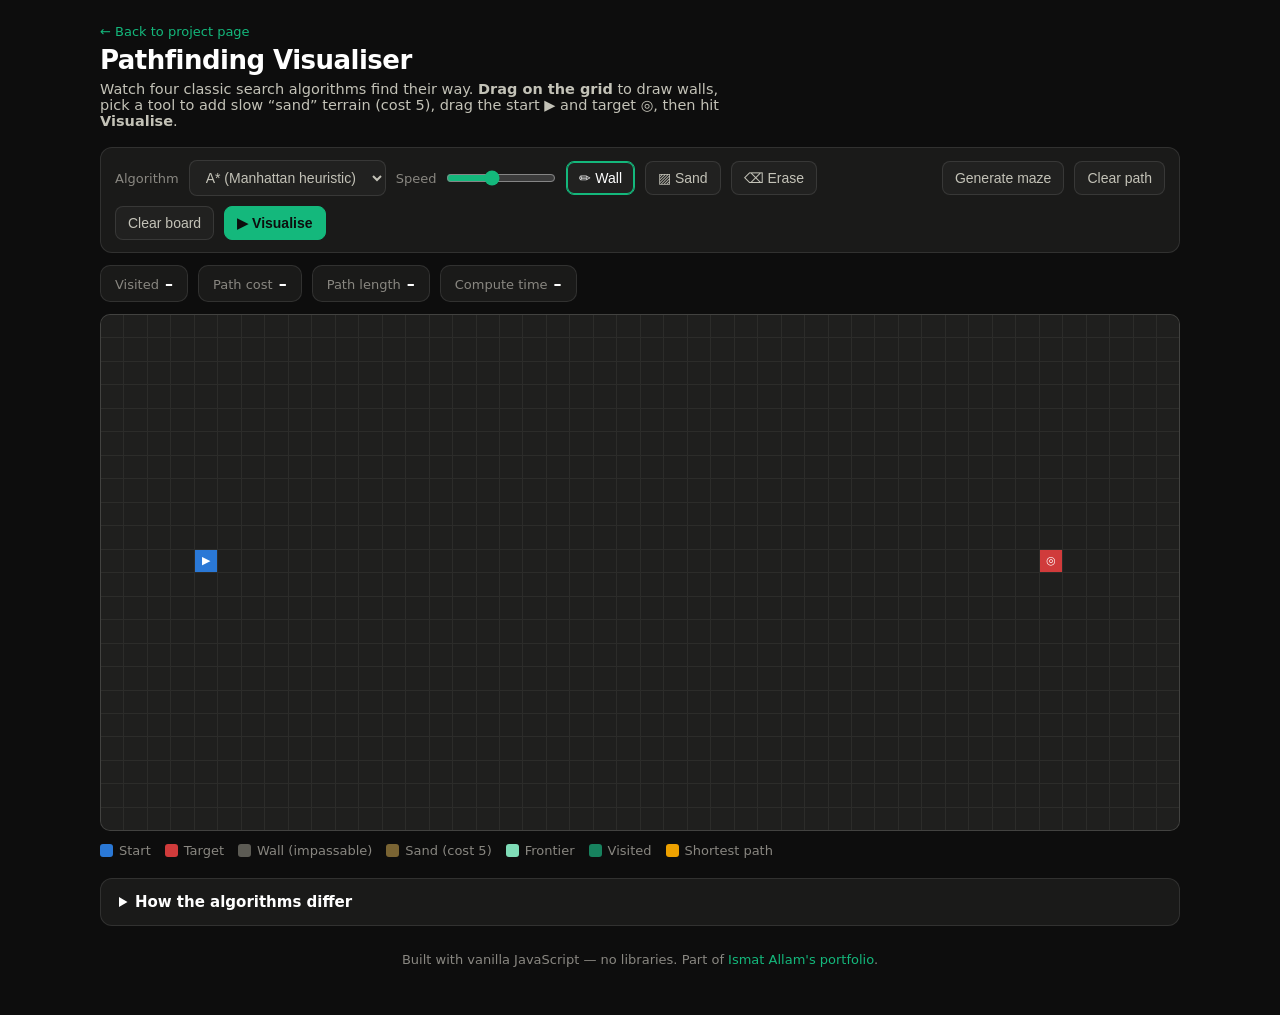
<file: projects/pathfinding/index.html>
<!DOCTYPE html>
<html lang="en">
<head>
<meta charset="UTF-8">
<meta name="viewport" content="width=device-width, initial-scale=1.0">
<title>Pathfinding Visualiser — Ismat Allam</title>
<style>
  :root{
    --page:#0d0d0d; --surface:#1a1a19; --card:#212120;
    --ink:#ffffff; --ink2:#c3c2b7; --muted:#898781;
    --hairline:rgba(255,255,255,0.10); --grid:#2c2c2a;
    --accent:#14b87c;
    --cell:#1f1f1e; --wall:#5c5b54; --sand:#7a6433;
    --frontier:#7fdcb7; --visited:#17825e; --path:#eda100;
    --start:#2a78d6; --end:#d03b3b;
  }
  *{box-sizing:border-box; margin:0; padding:0;}
  body{
    background:var(--page); color:var(--ink2);
    font-family:system-ui,-apple-system,"Segoe UI",sans-serif;
    min-height:100vh; display:flex; flex-direction:column; align-items:center;
    padding:24px 16px 48px;
  }
  header{width:100%; max-width:1080px; margin-bottom:18px;}
  header .crumb{font-size:13px; color:var(--muted); margin-bottom:6px;}
  header .crumb a{color:var(--accent); text-decoration:none;}
  h1{color:var(--ink); font-size:26px; letter-spacing:-0.02em;}
  header p{margin-top:6px; font-size:14.5px; max-width:70ch;}

  .toolbar{
    width:100%; max-width:1080px; display:flex; flex-wrap:wrap; gap:10px;
    align-items:center; background:var(--surface); border:1px solid var(--hairline);
    border-radius:12px; padding:12px 14px; margin-bottom:12px;
  }
  .toolbar label{font-size:13px; color:var(--muted);}
  select,button{
    background:var(--card); color:var(--ink2); border:1px solid var(--hairline);
    border-radius:8px; padding:8px 12px; font-size:14px; cursor:pointer;
  }
  select:hover,button:hover{border-color:rgba(255,255,255,0.25); color:var(--ink);}
  button.primary{background:var(--accent); border-color:var(--accent); color:#0d0d0d; font-weight:600;}
  button.primary:hover{filter:brightness(1.1);}
  button.tool.active{border-color:var(--accent); color:var(--ink); box-shadow:inset 0 0 0 1px var(--accent);}
  input[type=range]{accent-color:var(--accent); width:110px;}
  .spacer{flex:1;}

  .stats{
    width:100%; max-width:1080px; display:flex; flex-wrap:wrap; gap:10px; margin-bottom:12px;
  }
  .stat{
    background:var(--surface); border:1px solid var(--hairline); border-radius:10px;
    padding:8px 14px; font-size:13px; color:var(--muted);
  }
  .stat b{color:var(--ink); font-size:16px; margin-left:6px; font-weight:600;}

  #board{
    display:grid; gap:1px; background:var(--grid); border:1px solid var(--hairline);
    border-radius:10px; overflow:hidden; touch-action:none; user-select:none;
    width:100%; max-width:1080px;
  }
  .cell{background:var(--cell); aspect-ratio:1/1; position:relative;}
  .cell.wall{background:var(--wall);}
  .cell.sand{background:var(--sand);}
  .cell.frontier{background:var(--frontier);}
  .cell.visited{background:var(--visited); animation:pop .3s ease;}
  .cell.path{background:var(--path); animation:pop .25s ease;}
  .cell.start::after,.cell.end::after{
    position:absolute; inset:0; display:flex; align-items:center; justify-content:center;
    font-size:11px; color:#fff; font-weight:700;
  }
  .cell.start{background:var(--start);} .cell.start::after{content:"▶";}
  .cell.end{background:var(--end);}     .cell.end::after{content:"◎";}
  @keyframes pop{from{transform:scale(.4); border-radius:50%;} to{transform:scale(1);}}

  .legend{
    width:100%; max-width:1080px; display:flex; flex-wrap:wrap; gap:14px;
    margin-top:12px; font-size:13px; color:var(--muted);
  }
  .legend span{display:inline-flex; align-items:center; gap:6px;}
  .chip{width:13px; height:13px; border-radius:3px; display:inline-block;}

  details{
    width:100%; max-width:1080px; margin-top:20px; background:var(--surface);
    border:1px solid var(--hairline); border-radius:12px; padding:14px 18px;
  }
  summary{cursor:pointer; color:var(--ink); font-weight:600; font-size:15px;}
  details p{margin-top:10px; font-size:14px; line-height:1.55;}
  details b{color:var(--ink2);}
  footer{margin-top:26px; font-size:13px; color:var(--muted);}
  footer a{color:var(--accent); text-decoration:none;}
</style>
</head>
<body>
<header>
  <div class="crumb"><a href="../pathfinding-visualizer.html">← Back to project page</a></div>
  <h1>Pathfinding Visualiser</h1>
  <p>Watch four classic search algorithms find their way. <b>Drag on the grid</b> to draw walls,
     pick a tool to add slow “sand” terrain (cost&nbsp;5), drag the start ▶ and target ◎, then hit
     <b>Visualise</b>.</p>
</header>

<div class="toolbar">
  <label>Algorithm</label>
  <select id="algo">
    <option value="astar">A* (Manhattan heuristic)</option>
    <option value="dijkstra">Dijkstra</option>
    <option value="bfs">Breadth-First Search</option>
    <option value="greedy">Greedy Best-First</option>
  </select>
  <label>Speed</label>
  <input type="range" id="speed" min="0" max="30" value="12">
  <button class="tool active" id="toolWall">✏ Wall</button>
  <button class="tool" id="toolSand">▨ Sand</button>
  <button class="tool" id="toolErase">⌫ Erase</button>
  <span class="spacer"></span>
  <button id="maze">Generate maze</button>
  <button id="clearPath">Clear path</button>
  <button id="clearAll">Clear board</button>
  <button class="primary" id="run">▶ Visualise</button>
</div>

<div class="stats">
  <div class="stat">Visited<b id="sVisited">–</b></div>
  <div class="stat">Path cost<b id="sCost">–</b></div>
  <div class="stat">Path length<b id="sLen">–</b></div>
  <div class="stat">Compute time<b id="sTime">–</b></div>
  <div class="stat" id="sNote" style="display:none; color:var(--ink2);"></div>
</div>

<div id="board" aria-label="pathfinding grid"></div>

<div class="legend">
  <span><span class="chip" style="background:var(--start)"></span>Start</span>
  <span><span class="chip" style="background:var(--end)"></span>Target</span>
  <span><span class="chip" style="background:var(--wall)"></span>Wall (impassable)</span>
  <span><span class="chip" style="background:var(--sand)"></span>Sand (cost 5)</span>
  <span><span class="chip" style="background:var(--frontier)"></span>Frontier</span>
  <span><span class="chip" style="background:var(--visited)"></span>Visited</span>
  <span><span class="chip" style="background:var(--path)"></span>Shortest path</span>
</div>

<details>
  <summary>How the algorithms differ</summary>
  <p><b>Dijkstra</b> expands outward in order of cheapest total cost from the start — it is
  guaranteed optimal, but explores in every direction. <b>A*</b> adds a heuristic (here the
  Manhattan distance to the target) so it pushes toward the goal first while staying optimal —
  usually visiting far fewer cells. <b>Breadth-First Search</b> treats every step as equal, so it
  finds the fewest-steps path but ignores terrain cost — watch it plough straight through sand.
  <b>Greedy Best-First</b> chases the heuristic alone: very fast, but the path it finds can be
  noticeably longer. Try each on the same maze and compare the visited count and path cost.</p>
</details>

<footer>Built with vanilla JavaScript — no libraries. Part of <a href="../../index.html">Ismat Allam's portfolio</a>.</footer>

<script>
"use strict";
/* ---------- grid setup ---------- */
const board = document.getElementById("board");
const COLS = 46, ROWS = 22, SAND_COST = 5;
board.style.gridTemplateColumns = `repeat(${COLS},1fr)`;

const cells = [];            // DOM nodes
const type  = [];            // "open" | "wall" | "sand"
let startId = idx(4, 10);          // even coordinates: the maze's
let endId   = idx(COLS-6, 10);     // corridor grid always reaches them
let runToken = 0;            // bump to cancel a running animation

function idx(c,r){ return r*COLS+c; }
function colOf(i){ return i%COLS; }
function rowOf(i){ return Math.floor(i/COLS); }

for(let i=0;i<COLS*ROWS;i++){
  const d = document.createElement("div");
  d.className = "cell"; d.dataset.i = i;
  board.appendChild(d); cells.push(d); type.push("open");
}
paintEndpoints();

function paintEndpoints(){
  cells.forEach(c=>c.classList.remove("start","end"));
  cells[startId].classList.add("start");
  cells[endId].classList.add("end");
}

/* ---------- drawing (mouse + touch via pointer events) ---------- */
let tool = "wall", dragging = false, movingNode = null;
const toolBtns = {wall:toolWall, sand:toolSand, erase:toolErase};
for(const [name,btn] of Object.entries(toolBtns)){
  btn.onclick = ()=>{ tool = name;
    Object.values(toolBtns).forEach(b=>b.classList.remove("active"));
    btn.classList.add("active");
  };
}
function applyTool(i){
  if(i===startId || i===endId) return;
  type[i] = tool==="wall" ? "wall" : tool==="sand" ? "sand" : "open";
  cells[i].className = "cell" + (type[i]!=="open" ? " "+type[i] : "");
}
board.addEventListener("pointerdown", e=>{
  const t = e.target.closest(".cell"); if(!t) return;
  const i = +t.dataset.i;
  dragging = true;
  if(i===startId) movingNode="start";
  else if(i===endId) movingNode="end";
  else { movingNode=null; applyTool(i); }
});
board.addEventListener("pointermove", e=>{
  if(!dragging) return;
  const el = document.elementFromPoint(e.clientX,e.clientY);
  const t = el && el.closest(".cell"); if(!t) return;
  const i = +t.dataset.i;
  if(movingNode==="start" && i!==endId && type[i]!=="wall"){ startId=i; paintEndpoints(); }
  else if(movingNode==="end" && i!==startId && type[i]!=="wall"){ endId=i; paintEndpoints(); }
  else if(!movingNode) applyTool(i);
});
window.addEventListener("pointerup", ()=>{ dragging=false; movingNode=null; });

/* ---------- tiny binary min-heap ---------- */
class Heap{
  constructor(){ this.a=[]; }
  push(x){ const a=this.a; a.push(x); let i=a.length-1;
    while(i>0){ const p=(i-1)>>1; if(a[p][0]<=a[i][0]) break; [a[p],a[i]]=[a[i],a[p]]; i=p; } }
  pop(){ const a=this.a, top=a[0], last=a.pop();
    if(a.length){ a[0]=last; let i=0;
      for(;;){ let l=2*i+1, r=l+1, m=i;
        if(l<a.length && a[l][0]<a[m][0]) m=l;
        if(r<a.length && a[r][0]<a[m][0]) m=r;
        if(m===i) break; [a[m],a[i]]=[a[i],a[m]]; i=m; } }
    return top; }
  get size(){ return this.a.length; }
}

/* ---------- search algorithms ----------
   Each returns {visitedOrder, parent, found, cost} without touching the DOM,
   so the animation layer stays completely separate from the algorithm. */
function neighbors(i){
  const c=colOf(i), r=rowOf(i), out=[];
  if(r>0) out.push(i-COLS); if(r<ROWS-1) out.push(i+COLS);
  if(c>0) out.push(i-1);    if(c<COLS-1) out.push(i+1);
  return out.filter(n=>type[n]!=="wall");
}
const stepCost = i => type[i]==="sand" ? SAND_COST : 1;
const manhattan = (a,b)=> Math.abs(colOf(a)-colOf(b)) + Math.abs(rowOf(a)-rowOf(b));

function search(kind){
  const N=COLS*ROWS;
  const dist = new Float64Array(N).fill(Infinity);
  const parent = new Int32Array(N).fill(-1);
  const done = new Uint8Array(N);
  const visitedOrder = [];
  dist[startId]=0;

  const useHeap = kind!=="bfs";
  const heap = new Heap(); const queue=[startId];
  const priority = i =>
    kind==="astar"    ? dist[i]+manhattan(i,endId) :
    kind==="greedy"   ? manhattan(i,endId) :
    /* dijkstra */      dist[i];
  if(useHeap) heap.push([priority(startId),startId]);

  while(useHeap ? heap.size : queue.length){
    const i = useHeap ? heap.pop()[1] : queue.shift();
    if(done[i]) continue;
    done[i]=1; visitedOrder.push(i);
    if(i===endId) return {visitedOrder,parent,found:true,cost:dist[i]};
    for(const n of neighbors(i)){
      if(done[n]) continue;
      const nd = dist[i] + (kind==="bfs" ? 1 : stepCost(n));
      if(kind==="bfs"){
        if(dist[n]===Infinity){ dist[n]=nd; parent[n]=i; queue.push(n); }
      } else if(nd < dist[n]){
        dist[n]=nd; parent[n]=i; heap.push([priority(n),n]);
      }
    }
  }
  return {visitedOrder,parent,found:false,cost:Infinity};
}

/* ---------- animation ---------- */
const sleep = ms => new Promise(r=>setTimeout(r,ms));
function clearPathPaint(){
  cells.forEach((c,i)=>c.classList.remove("visited","frontier","path"));
  sVisited.textContent=sCost.textContent=sLen.textContent=sTime.textContent="–";
  sNote.style.display="none";
}
async function visualize(){
  clearPathPaint();
  const myToken = ++runToken;
  const kind = algo.value;
  const t0 = performance.now();
  const {visitedOrder,parent,found,cost} = search(kind);
  const computeMs = (performance.now()-t0).toFixed(1);

  const delay = 31 - +speed.value;   // slider right = faster
  for(let k=0;k<visitedOrder.length;k++){
    if(runToken!==myToken) return;
    const i=visitedOrder[k];
    if(i!==startId && i!==endId){
      cells[i].classList.add("frontier");
      ((j)=>setTimeout(()=>{ if(runToken!==myToken) return;
        cells[j].classList.remove("frontier"); cells[j].classList.add("visited"); },90))(i);
    }
    sVisited.textContent=k+1;
    if(delay>1 && k%1===0) await sleep(delay);
    else if(k%8===0) await sleep(0);
  }
  if(runToken!==myToken) return;

  if(!found){
    sNote.textContent="No path exists — the target is walled off.";
    sNote.style.display="block"; sTime.textContent=computeMs+" ms";
    return;
  }
  // walk parents back from the target, then animate start -> target
  const path=[]; for(let i=endId; i!==-1; i=parent[i]) path.push(i);
  path.reverse();
  // BFS ignores terrain cost, so report the real cost of the path it chose
  const realCost = path.slice(1).reduce((s,i)=>s+stepCost(i),0);
  for(const i of path){
    if(runToken!==myToken) return;
    if(i!==startId && i!==endId) cells[i].classList.add("path");
    await sleep(Math.max(delay,8));
  }
  sCost.textContent = realCost;
  sLen.textContent = path.length-1;
  sTime.textContent = computeMs+" ms";
}
run.onclick = visualize;
clearPath.onclick = ()=>{ runToken++; clearPathPaint(); };
clearAll.onclick = ()=>{ runToken++; clearPathPaint();
  for(let i=0;i<type.length;i++){ type[i]="open"; cells[i].className="cell"; }
  paintEndpoints();
};

/* ---------- maze: recursive division ---------- */
function maze(){
  runToken++; clearPathPaint();
  for(let i=0;i<type.length;i++){ type[i]="open"; cells[i].className="cell"; }
  const setWall=(c,r)=>{ const i=idx(c,r); if(i!==startId&&i!==endId){ type[i]="wall"; } };
  const pick = a => a[Math.floor(Math.random()*a.length)];
  // Recursive division with a global parity rule: walls only on ODD grid
  // lines, passages only on EVEN ones. That guarantees a later wall can
  // never seal an earlier passage, so every cell stays reachable.
  function divide(x,y,w,h){
    const oddRows=[], oddCols=[];
    for(let r=y+1;r<y+h-1;r++) if(r%2===1) oddRows.push(r);
    for(let c=x+1;c<x+w-1;c++) if(c%2===1) oddCols.push(c);
    const canH = oddRows.length>0, canV = oddCols.length>0;
    if(!canH && !canV) return;
    const horizontal = canH && (!canV || (h>w ? true : w>h ? false : Math.random()<0.5));
    if(horizontal){
      const wy = pick(oddRows);
      const holes=[]; for(let c=x;c<x+w;c++) if(c%2===0) holes.push(c);
      const hole = pick(holes);
      for(let c=x;c<x+w;c++) if(c!==hole) setWall(c,wy);
      divide(x,y,w,wy-y); divide(x,wy+1,w,y+h-wy-1);
    }else{
      const wx = pick(oddCols);
      const holes=[]; for(let r=y;r<y+h;r++) if(r%2===0) holes.push(r);
      const hole = pick(holes);
      for(let r=y;r<y+h;r++) if(r!==hole) setWall(wx,r);
      divide(x,y,wx-x,h); divide(wx+1,y,x+w-wx-1,h);
    }
  }
  divide(0,0,COLS,ROWS);
  // Walls live on odd grid lines, so every even-even cell stays connected.
  // If start/target were dragged onto an odd line, carve a short link from
  // them into that connected grid so a path always exists.
  for(const node of [startId, endId]){
    const c = node % COLS, r = (node / COLS) | 0;
    const ce = c % 2 ? (c + 1 < COLS ? c + 1 : c - 1) : c;
    const re = r % 2 ? (r + 1 < ROWS ? r + 1 : r - 1) : r;
    for(const [cc, rr] of [[ce, r], [c, re], [ce, re]]){
      const i = idx(cc, rr);
      if(i !== startId && i !== endId) type[i] = "open";
    }
  }
  for(let i=0;i<type.length;i++) if(type[i]==="wall") cells[i].classList.add("wall");
  paintEndpoints();
}
document.getElementById("maze").onclick = maze;
</script>
</body>
</html>
</file>
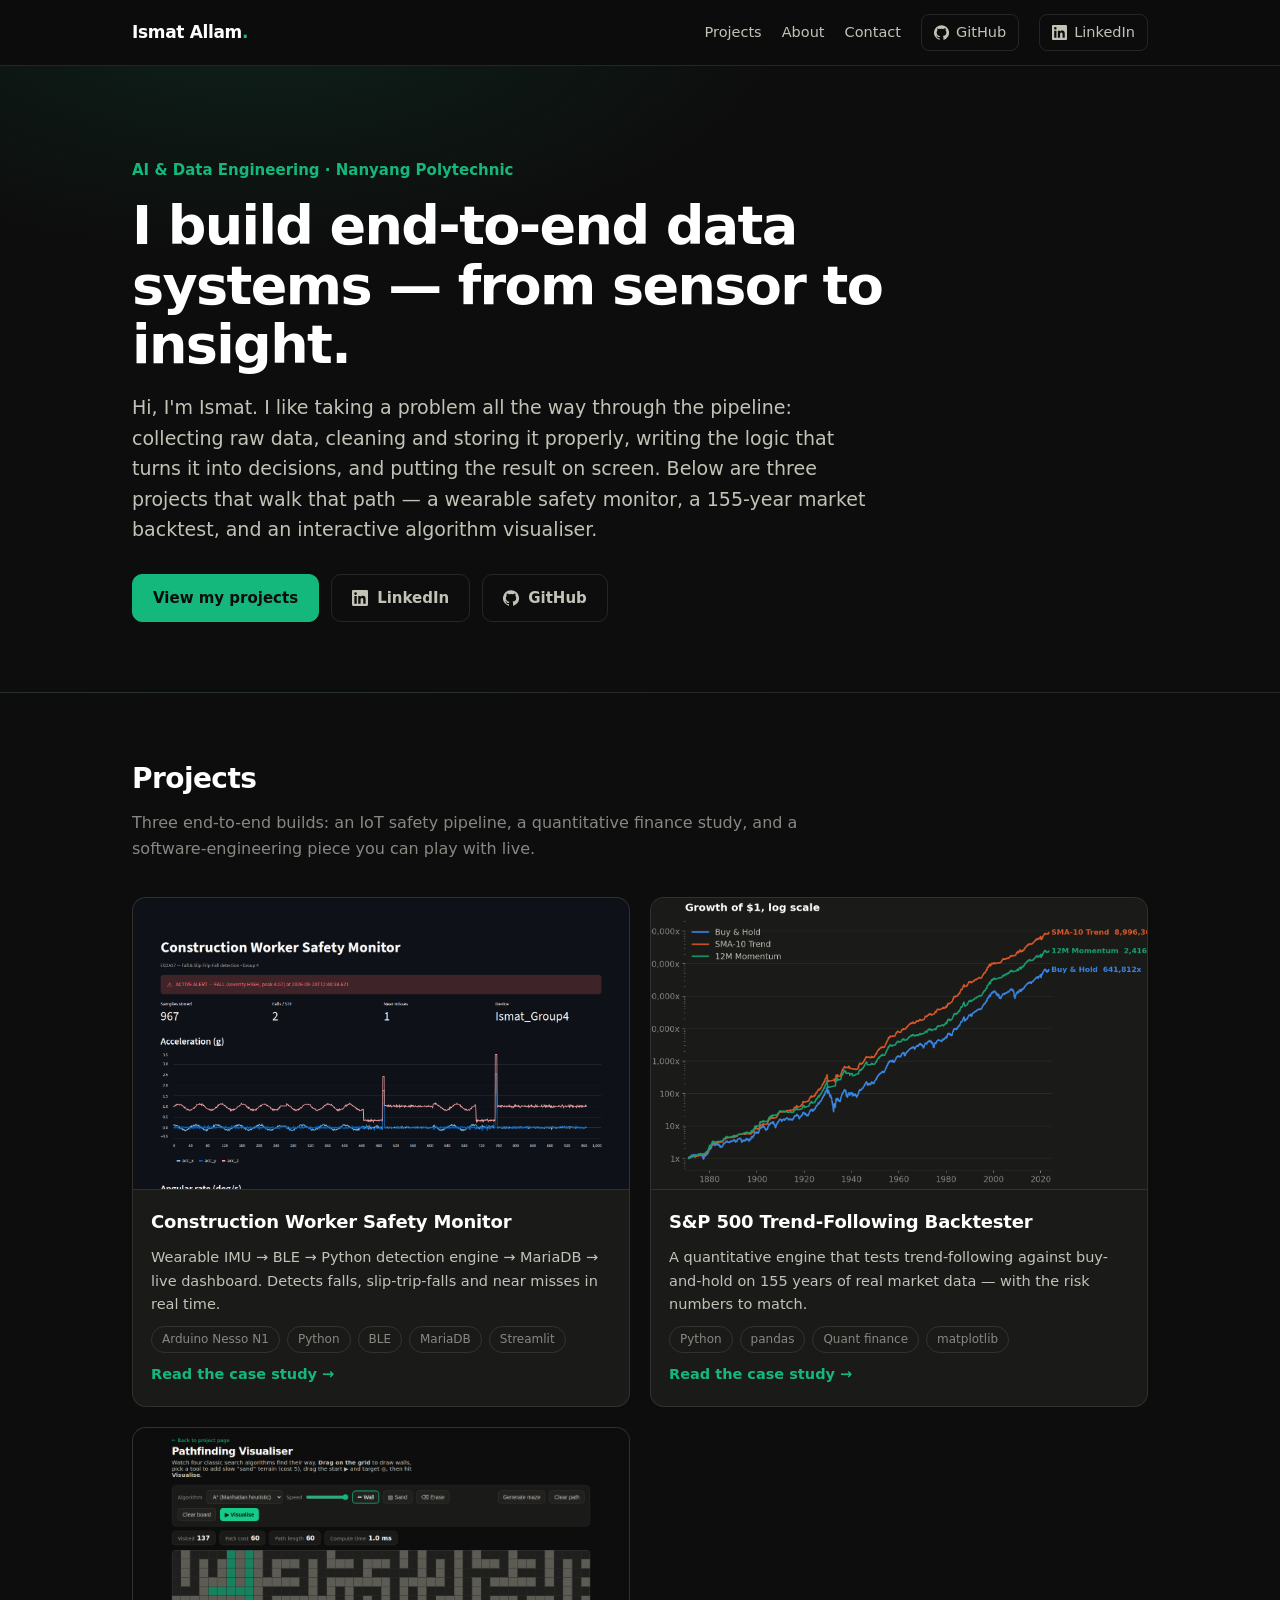
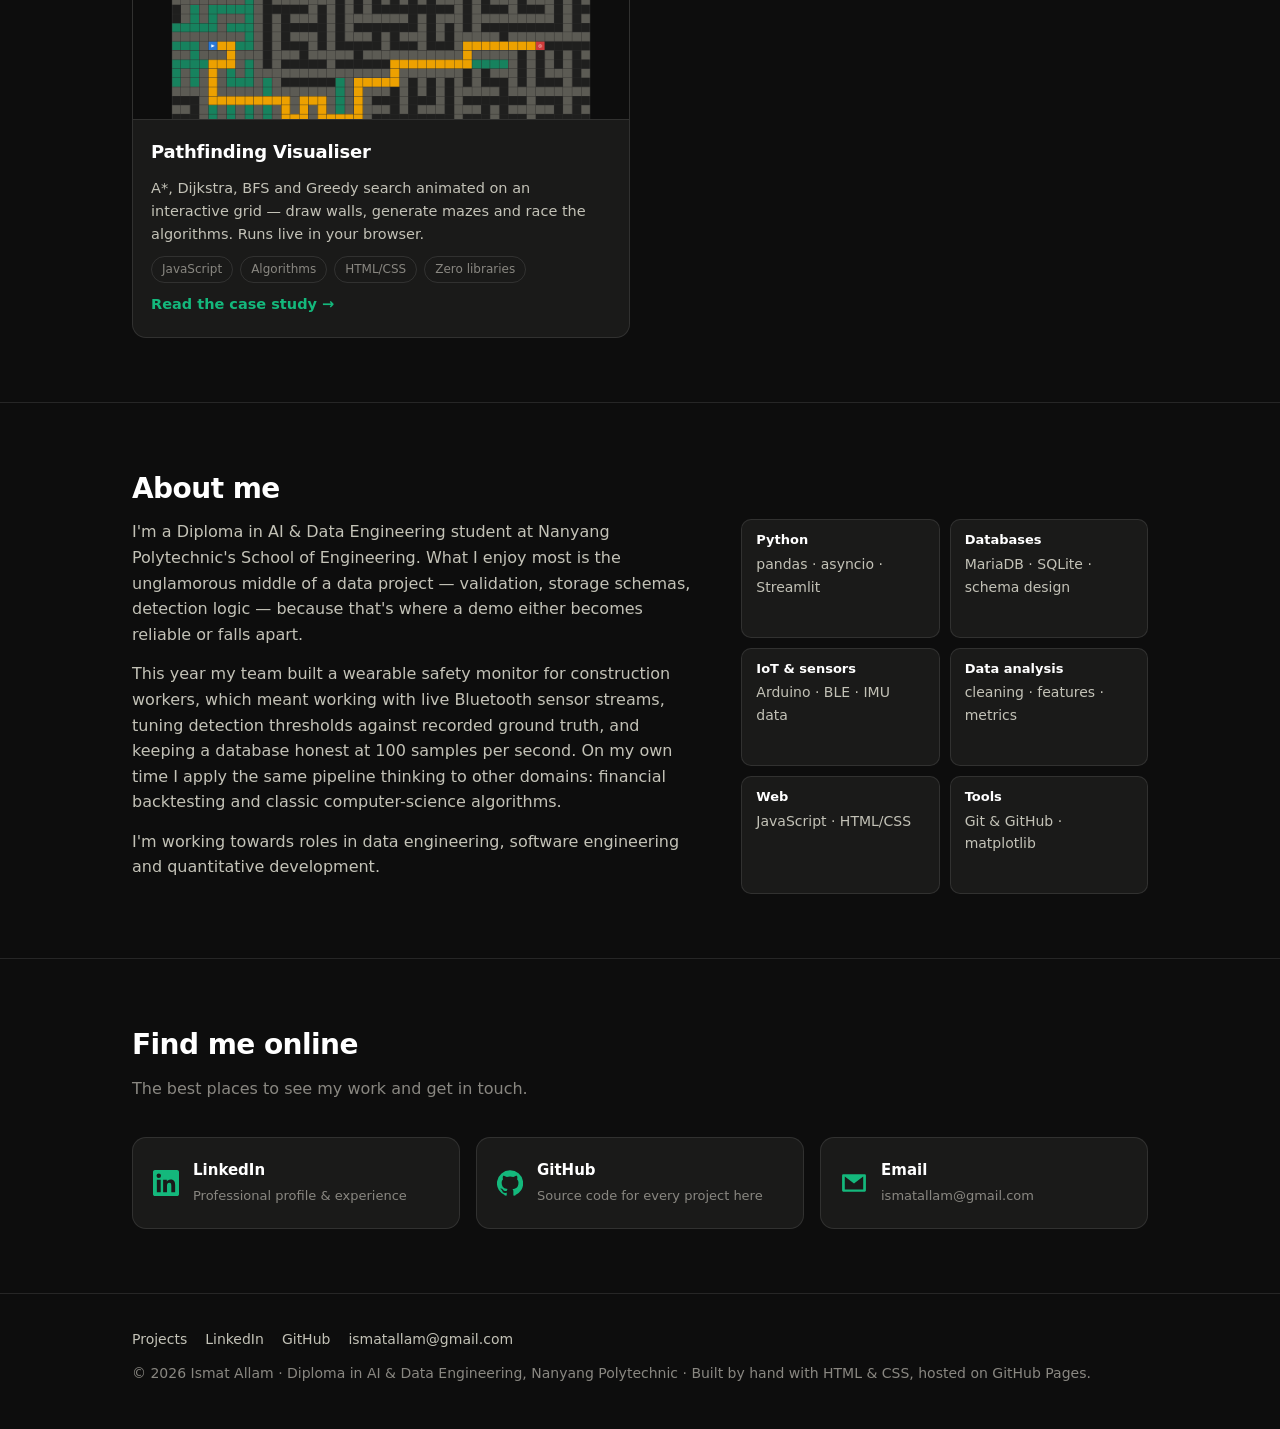
<file: index (1).html>
<!DOCTYPE html>
<html lang="en">
<head>
<meta charset="UTF-8">
<meta name="viewport" content="width=device-width, initial-scale=1.0">
<title>Ismat Allam — AI & Data Engineering Portfolio</title>
<meta name="description" content="Digital portfolio of Ismat Allam — AI & Data Engineering student at Nanyang Polytechnic. IoT safety monitoring, quantitative backtesting and interactive algorithm visualisation.">
<link rel="stylesheet" href="assets/style.css">
<link rel="icon" href="data:image/svg+xml,<svg xmlns='http://www.w3.org/2000/svg' viewBox='0 0 100 100'><text y='.9em' font-size='90'>📊</text></svg>">
</head>
<body>

<nav>
  <div class="nav-inner">
    <a class="logo" href="index.html">Ismat Allam<span>.</span></a>
    <div class="nav-links">
      <a href="#projects">Projects</a>
      <a href="#about">About</a>
      <a href="#contact">Contact</a>
      <a class="social" href="https://github.com/ismat-spec" target="_blank" rel="noopener">
        <svg viewBox="0 0 24 24" aria-hidden="true"><path d="M12 .3a12 12 0 0 0-3.8 23.4c.6.1.8-.3.8-.6v-2c-3.3.7-4-1.6-4-1.6-.6-1.4-1.4-1.8-1.4-1.8-1-.7.1-.7.1-.7 1.2 0 1.9 1.2 1.9 1.2 1 1.8 2.8 1.3 3.5 1 0-.8.4-1.3.7-1.6-2.7-.3-5.5-1.3-5.5-6 0-1.2.5-2.3 1.3-3.1-.2-.4-.6-1.6.1-3.2 0 0 1-.3 3.4 1.2a11.5 11.5 0 0 1 6 0c2.3-1.5 3.3-1.2 3.3-1.2.7 1.6.3 2.8.1 3.2.8.8 1.3 1.9 1.3 3.2 0 4.6-2.8 5.6-5.5 5.9.4.4.8 1.1.8 2.2v3.3c0 .3.2.7.8.6A12 12 0 0 0 12 .3"/></svg>
        GitHub
      </a>
      <a class="social" href="https://www.linkedin.com/in/ismat-allam-7030122b6" target="_blank" rel="noopener">
        <svg viewBox="0 0 24 24" aria-hidden="true"><path d="M20.45 20.45h-3.55v-5.57c0-1.33-.03-3.04-1.85-3.04-1.86 0-2.14 1.45-2.14 2.94v5.67H9.35V9h3.41v1.56h.05c.47-.9 1.63-1.85 3.36-1.85 3.6 0 4.27 2.37 4.27 5.46zM5.34 7.43a2.06 2.06 0 1 1 0-4.12 2.06 2.06 0 0 1 0 4.12zM7.12 20.45H3.56V9h3.56zM22.22 0H1.77C.79 0 0 .77 0 1.72v20.55C0 23.23.8 24 1.77 24h20.45c.98 0 1.78-.77 1.78-1.73V1.72C24 .77 23.2 0 22.22 0z"/></svg>
        LinkedIn
      </a>
    </div>
  </div>
</nav>

<header class="hero">
  <div class="wrap">
    <div class="kicker">AI &amp; Data Engineering · Nanyang Polytechnic</div>
    <h1>I build end-to-end data systems — from sensor to insight.</h1>
    <p class="lead">
      Hi, I'm Ismat. I like taking a problem all the way through the pipeline:
      collecting raw data, cleaning and storing it properly, writing the logic that
      turns it into decisions, and putting the result on screen. Below are three
      projects that walk that path — a wearable safety monitor, a 155-year market
      backtest, and an interactive algorithm visualiser.
    </p>
    <div class="btn-row">
      <a class="btn primary" href="#projects">View my projects</a>
      <a class="btn" href="https://www.linkedin.com/in/ismat-allam-7030122b6" target="_blank" rel="noopener">
        <svg viewBox="0 0 24 24" aria-hidden="true"><path d="M20.45 20.45h-3.55v-5.57c0-1.33-.03-3.04-1.85-3.04-1.86 0-2.14 1.45-2.14 2.94v5.67H9.35V9h3.41v1.56h.05c.47-.9 1.63-1.85 3.36-1.85 3.6 0 4.27 2.37 4.27 5.46zM5.34 7.43a2.06 2.06 0 1 1 0-4.12 2.06 2.06 0 0 1 0 4.12zM7.12 20.45H3.56V9h3.56zM22.22 0H1.77C.79 0 0 .77 0 1.72v20.55C0 23.23.8 24 1.77 24h20.45c.98 0 1.78-.77 1.78-1.73V1.72C24 .77 23.2 0 22.22 0z"/></svg>
        LinkedIn
      </a>
      <a class="btn" href="https://github.com/ismat-spec" target="_blank" rel="noopener">
        <svg viewBox="0 0 24 24" aria-hidden="true"><path d="M12 .3a12 12 0 0 0-3.8 23.4c.6.1.8-.3.8-.6v-2c-3.3.7-4-1.6-4-1.6-.6-1.4-1.4-1.8-1.4-1.8-1-.7.1-.7.1-.7 1.2 0 1.9 1.2 1.9 1.2 1 1.8 2.8 1.3 3.5 1 0-.8.4-1.3.7-1.6-2.7-.3-5.5-1.3-5.5-6 0-1.2.5-2.3 1.3-3.1-.2-.4-.6-1.6.1-3.2 0 0 1-.3 3.4 1.2a11.5 11.5 0 0 1 6 0c2.3-1.5 3.3-1.2 3.3-1.2.7 1.6.3 2.8.1 3.2.8.8 1.3 1.9 1.3 3.2 0 4.6-2.8 5.6-5.5 5.9.4.4.8 1.1.8 2.2v3.3c0 .3.2.7.8.6A12 12 0 0 0 12 .3"/></svg>
        GitHub
      </a>
    </div>
  </div>
</header>

<section id="projects">
  <div class="wrap">
    <h2 class="section-title">Projects</h2>
    <p class="section-sub">Three end-to-end builds: an IoT safety pipeline, a quantitative
    finance study, and a software-engineering piece you can play with live.</p>

    <div class="cards">
      <a class="card" href="projects/safety-monitoring.html">
        <div class="thumb"><img src="assets/img/dep_dashboard_top.png" alt="Live safety-monitoring dashboard with an active fall alert"></div>
        <div class="body">
          <h3>Construction Worker Safety Monitor</h3>
          <p>Wearable IMU → BLE → Python detection engine → MariaDB → live dashboard.
             Detects falls, slip-trip-falls and near misses in real time.</p>
          <div class="chips"><span class="chip">Arduino Nesso N1</span><span class="chip">Python</span><span class="chip">BLE</span><span class="chip">MariaDB</span><span class="chip">Streamlit</span></div>
          <span class="go">Read the case study →</span>
        </div>
      </a>

      <a class="card" href="projects/quant-backtester.html">
        <div class="thumb"><img src="assets/img/equity_curves.png" alt="Equity curves of trend-following strategies vs buy and hold, log scale"></div>
        <div class="body">
          <h3>S&amp;P 500 Trend-Following Backtester</h3>
          <p>A quantitative engine that tests trend-following against buy-and-hold on
             155 years of real market data — with the risk numbers to match.</p>
          <div class="chips"><span class="chip">Python</span><span class="chip">pandas</span><span class="chip">Quant finance</span><span class="chip">matplotlib</span></div>
          <span class="go">Read the case study →</span>
        </div>
      </a>

      <a class="card" href="projects/pathfinding-visualizer.html">
        <div class="thumb"><img src="assets/img/pathfinding_astar.png" alt="A* search animating through a generated maze"></div>
        <div class="body">
          <h3>Pathfinding Visualiser</h3>
          <p>A*, Dijkstra, BFS and Greedy search animated on an interactive grid —
             draw walls, generate mazes and race the algorithms. Runs live in your browser.</p>
          <div class="chips"><span class="chip">JavaScript</span><span class="chip">Algorithms</span><span class="chip">HTML/CSS</span><span class="chip">Zero libraries</span></div>
          <span class="go">Read the case study →</span>
        </div>
      </a>
    </div>
  </div>
</section>

<section id="about" style="border-top:1px solid var(--hairline);">
  <div class="wrap">
    <h2 class="section-title">About me</h2>
    <div class="about-grid">
      <div>
        <p>I'm a Diploma in AI &amp; Data Engineering student at Nanyang Polytechnic's School
        of Engineering. What I enjoy most is the unglamorous middle of a data project —
        validation, storage schemas, detection logic — because that's where a demo either
        becomes reliable or falls apart.</p>
        <p>This year my team built a wearable safety monitor for construction workers, which
        meant working with live Bluetooth sensor streams, tuning detection thresholds against
        recorded ground truth, and keeping a database honest at 100 samples per second. On my
        own time I apply the same pipeline thinking to other domains: financial backtesting
        and classic computer-science algorithms.</p>
        <p>I'm working towards roles in data engineering, software engineering and
        quantitative development.</p>
      </div>
      <div class="skills">
        <div class="skill"><b>Python</b>pandas · asyncio · Streamlit</div>
        <div class="skill"><b>Databases</b>MariaDB · SQLite · schema design</div>
        <div class="skill"><b>IoT &amp; sensors</b>Arduino · BLE · IMU data</div>
        <div class="skill"><b>Data analysis</b>cleaning · features · metrics</div>
        <div class="skill"><b>Web</b>JavaScript · HTML/CSS</div>
        <div class="skill"><b>Tools</b>Git &amp; GitHub · matplotlib</div>
      </div>
    </div>
  </div>
</section>

<section id="contact" style="border-top:1px solid var(--hairline);">
  <div class="wrap">
    <h2 class="section-title">Find me online</h2>
    <p class="section-sub">The best places to see my work and get in touch.</p>
    <div class="online">
      <a href="https://www.linkedin.com/in/ismat-allam-7030122b6" target="_blank" rel="noopener">
        <svg viewBox="0 0 24 24" aria-hidden="true"><path d="M20.45 20.45h-3.55v-5.57c0-1.33-.03-3.04-1.85-3.04-1.86 0-2.14 1.45-2.14 2.94v5.67H9.35V9h3.41v1.56h.05c.47-.9 1.63-1.85 3.36-1.85 3.6 0 4.27 2.37 4.27 5.46zM5.34 7.43a2.06 2.06 0 1 1 0-4.12 2.06 2.06 0 0 1 0 4.12zM7.12 20.45H3.56V9h3.56zM22.22 0H1.77C.79 0 0 .77 0 1.72v20.55C0 23.23.8 24 1.77 24h20.45c.98 0 1.78-.77 1.78-1.73V1.72C24 .77 23.2 0 22.22 0z"/></svg>
        <span><b>LinkedIn</b><small>Professional profile &amp; experience</small></span>
      </a>
      <a href="https://github.com/ismat-spec" target="_blank" rel="noopener">
        <svg viewBox="0 0 24 24" aria-hidden="true"><path d="M12 .3a12 12 0 0 0-3.8 23.4c.6.1.8-.3.8-.6v-2c-3.3.7-4-1.6-4-1.6-.6-1.4-1.4-1.8-1.4-1.8-1-.7.1-.7.1-.7 1.2 0 1.9 1.2 1.9 1.2 1 1.8 2.8 1.3 3.5 1 0-.8.4-1.3.7-1.6-2.7-.3-5.5-1.3-5.5-6 0-1.2.5-2.3 1.3-3.1-.2-.4-.6-1.6.1-3.2 0 0 1-.3 3.4 1.2a11.5 11.5 0 0 1 6 0c2.3-1.5 3.3-1.2 3.3-1.2.7 1.6.3 2.8.1 3.2.8.8 1.3 1.9 1.3 3.2 0 4.6-2.8 5.6-5.5 5.9.4.4.8 1.1.8 2.2v3.3c0 .3.2.7.8.6A12 12 0 0 0 12 .3"/></svg>
        <span><b>GitHub</b><small>Source code for every project here</small></span>
      </a>
      <a href="mailto:ismatallam@gmail.com">
        <svg viewBox="0 0 24 24" aria-hidden="true"><path d="M2 4h20a1 1 0 0 1 1 1v14a1 1 0 0 1-1 1H2a1 1 0 0 1-1-1V5a1 1 0 0 1 1-1zm10 8.5L3.5 6v12h17V6L12 12.5zM4.6 6h14.8L12 10.9 4.6 6z"/></svg>
        <span><b>Email</b><small>ismatallam@gmail.com</small></span>
      </a>
    </div>
  </div>
</section>

<footer>
  <div class="wrap">
    <div class="foot-links">
      <a href="#projects">Projects</a>
      <a href="https://www.linkedin.com/in/ismat-allam-7030122b6" target="_blank" rel="noopener">LinkedIn</a>
      <a href="https://github.com/ismat-spec" target="_blank" rel="noopener">GitHub</a>
      <a href="mailto:ismatallam@gmail.com">ismatallam@gmail.com</a>
    </div>
    <div>© 2026 Ismat Allam · Diploma in AI &amp; Data Engineering, Nanyang Polytechnic ·
    Built by hand with HTML &amp; CSS, hosted on GitHub Pages.</div>
  </div>
</footer>

</body>
</html>
</file>
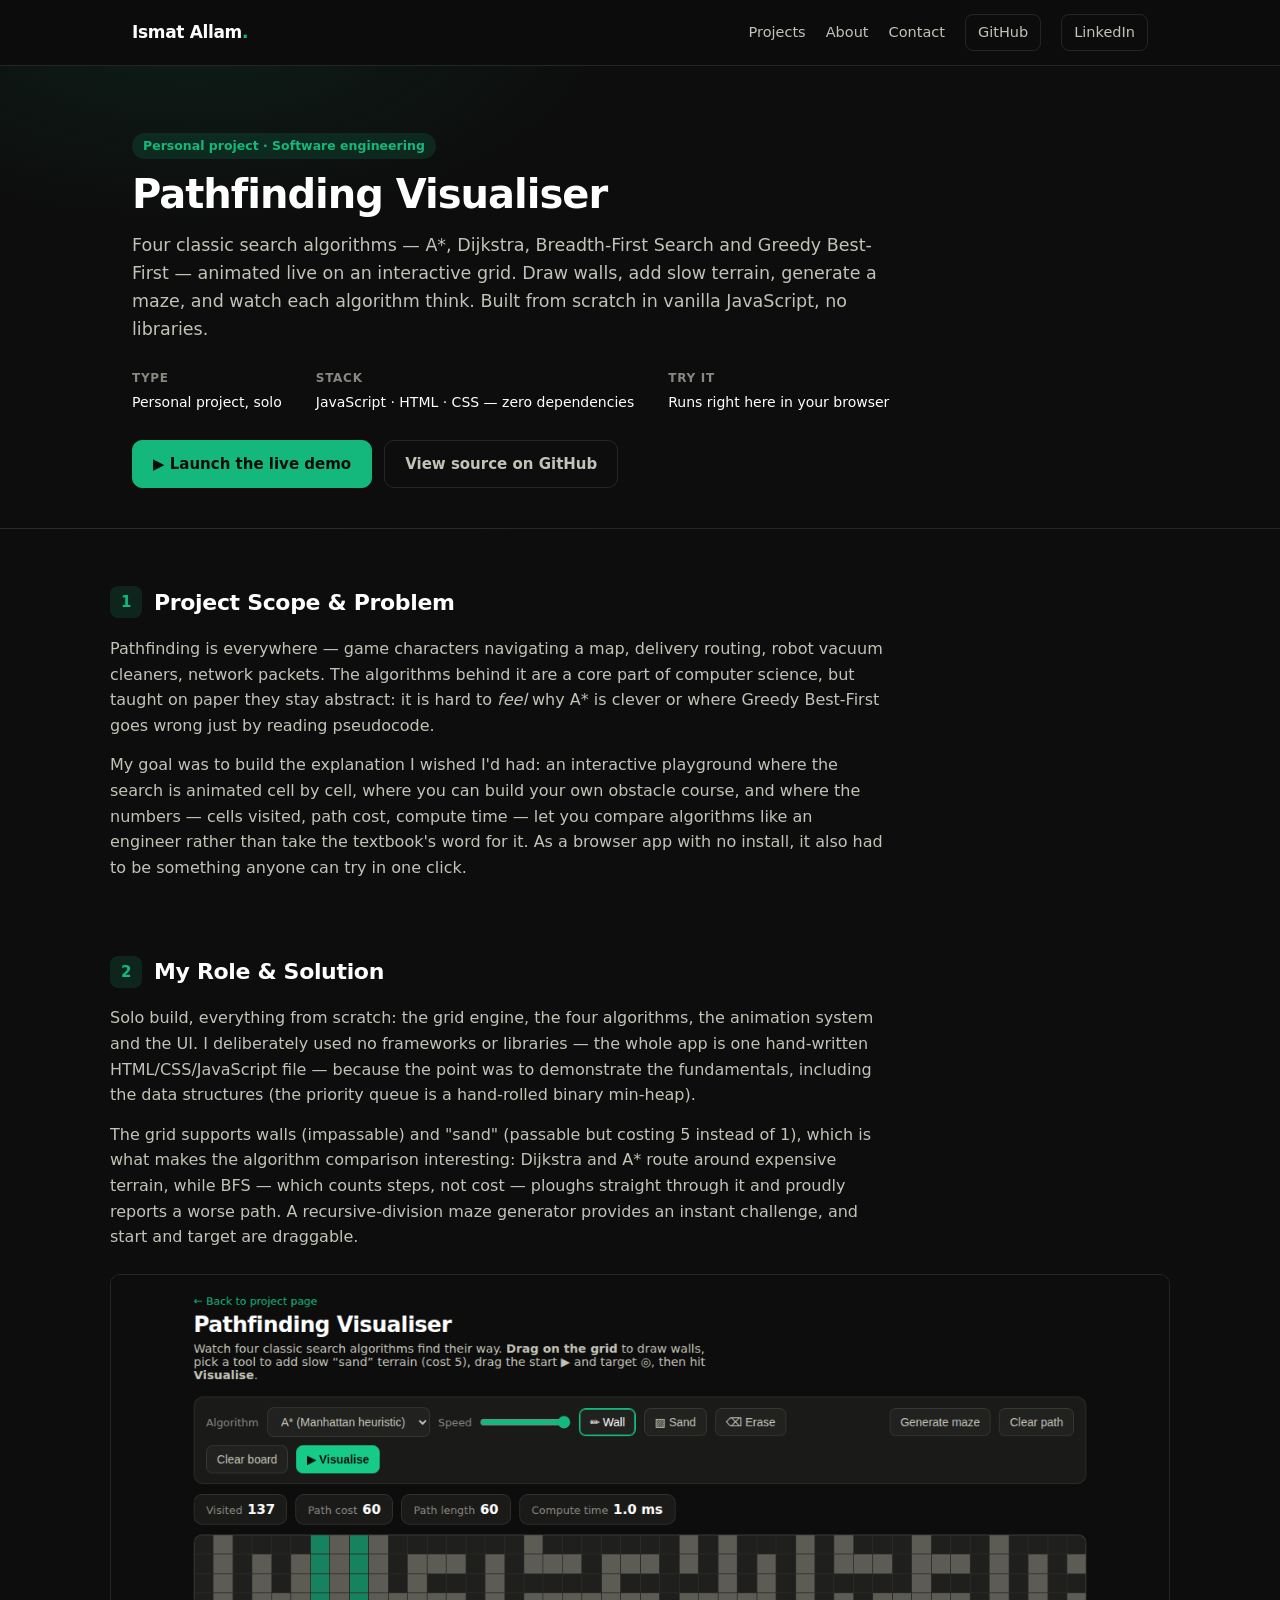
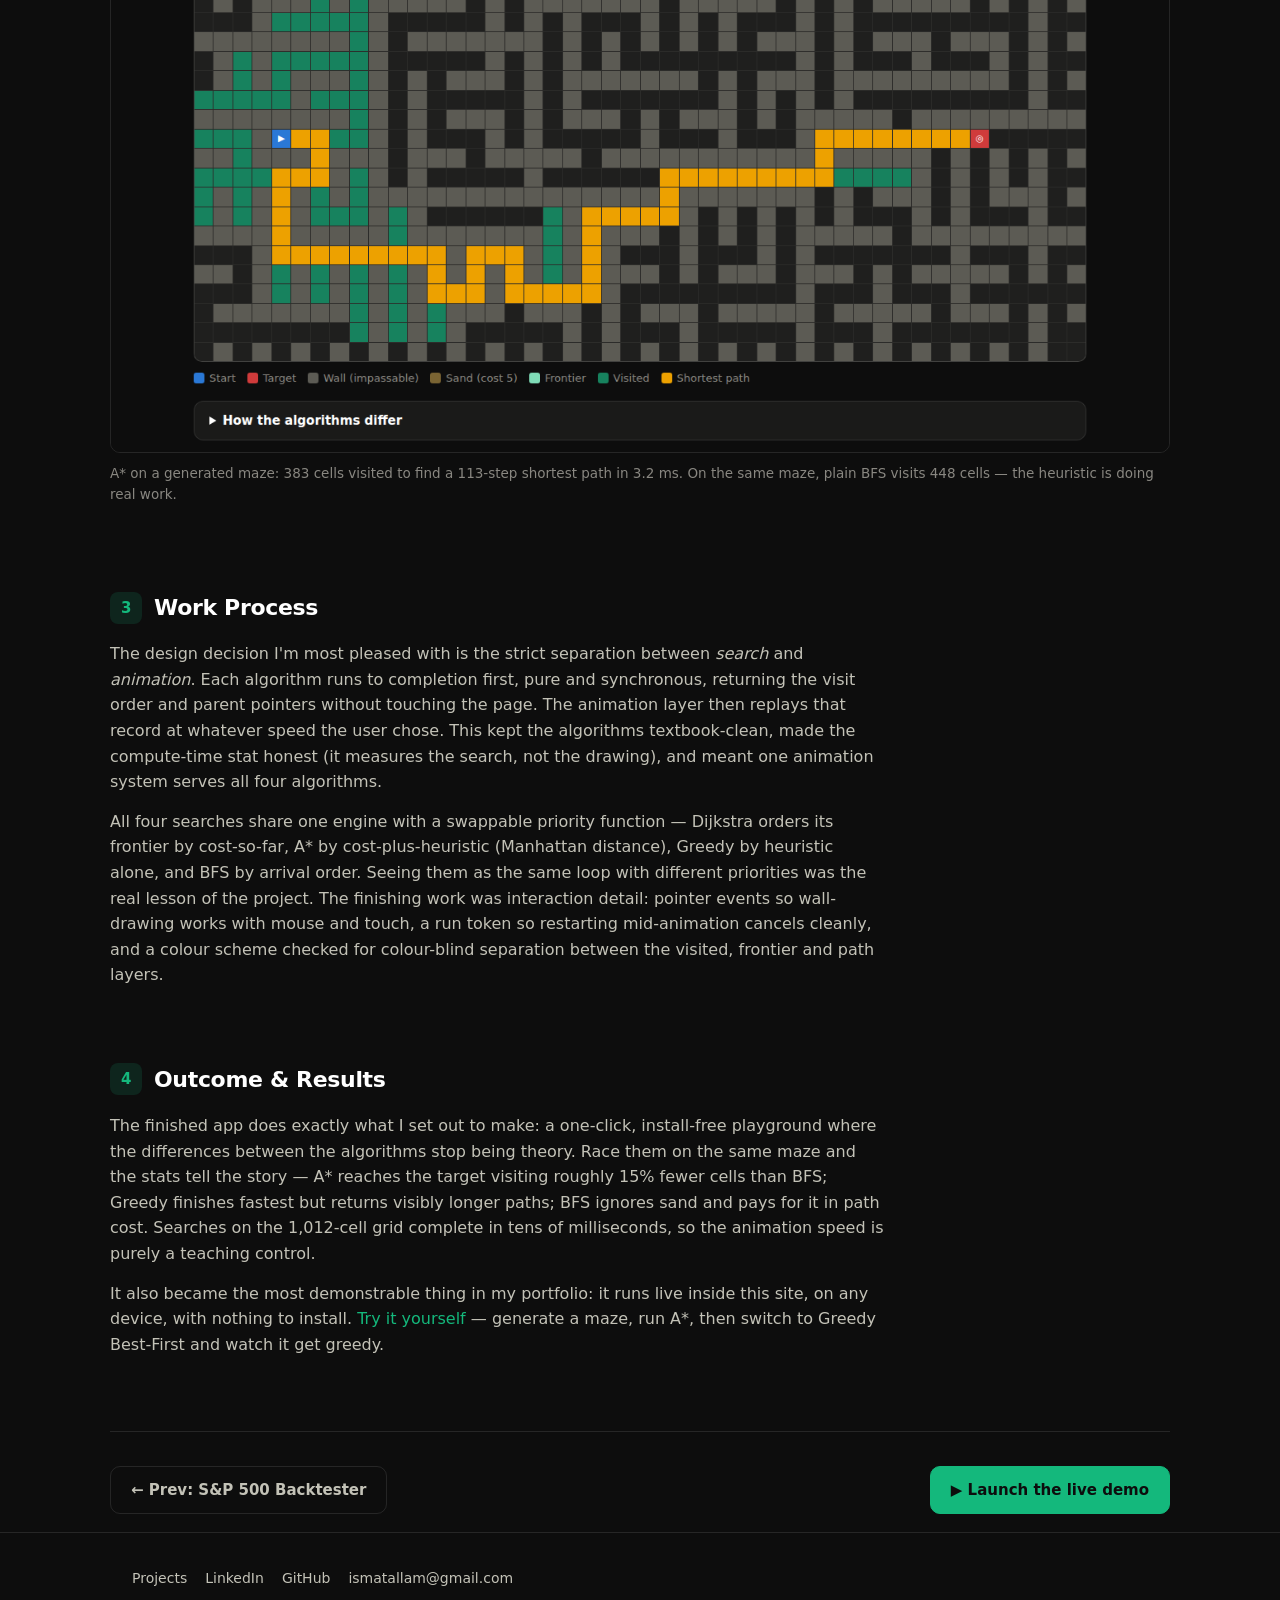
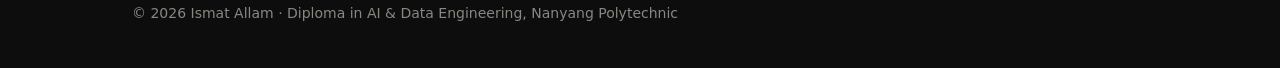
<file: pathfinding-visualizer.html>
<!DOCTYPE html>
<html lang="en">
<head>
<meta charset="UTF-8">
<meta name="viewport" content="width=device-width, initial-scale=1.0">
<title>Pathfinding Visualiser — Ismat Allam</title>
<meta name="description" content="Case study: an interactive pathfinding visualiser — A*, Dijkstra, BFS and Greedy Best-First animated on a grid, built in vanilla JavaScript.">
<link rel="stylesheet" href="../assets/style.css">
</head>
<body>

<nav>
  <div class="nav-inner">
    <a class="logo" href="../index.html">Ismat Allam<span>.</span></a>
    <div class="nav-links">
      <a href="../index.html#projects">Projects</a>
      <a href="../index.html#about">About</a>
      <a href="../index.html#contact">Contact</a>
      <a class="social" href="https://github.com/ismat-spec" target="_blank" rel="noopener">GitHub</a>
      <a class="social" href="https://www.linkedin.com/in/ismat-allam-7030122b6" target="_blank" rel="noopener">LinkedIn</a>
    </div>
  </div>
</nav>

<header class="case-hero">
  <div class="wrap">
    <span class="tag">Personal project · Software engineering</span>
    <h1>Pathfinding Visualiser</h1>
    <p class="lead">Four classic search algorithms — A*, Dijkstra, Breadth-First Search and Greedy
    Best-First — animated live on an interactive grid. Draw walls, add slow terrain, generate a
    maze, and watch each algorithm think. Built from scratch in vanilla JavaScript, no libraries.</p>
    <div class="meta">
      <div><b>Type</b><span>Personal project, solo</span></div>
      <div><b>Stack</b><span>JavaScript · HTML · CSS — zero dependencies</span></div>
      <div><b>Try it</b><span>Runs right here in your browser</span></div>
    </div>
    <div class="btn-row" style="margin-top:26px;">
      <a class="btn primary" href="pathfinding/index.html">▶ Launch the live demo</a>
      <a class="btn" href="https://github.com/ismat-spec/pathfinding-visualiser" target="_blank" rel="noopener">View source on GitHub</a>
    </div>
  </div>
</header>

<div class="case-body wrap">

  <section class="case-section">
    <h2><span class="num">1</span>Project Scope &amp; Problem</h2>
    <p>Pathfinding is everywhere — game characters navigating a map, delivery routing, robot
    vacuum cleaners, network packets. The algorithms behind it are a core part of computer
    science, but taught on paper they stay abstract: it is hard to <em>feel</em> why A* is clever
    or where Greedy Best-First goes wrong just by reading pseudocode.</p>
    <p>My goal was to build the explanation I wished I'd had: an interactive playground where the
    search is animated cell by cell, where you can build your own obstacle course, and where the
    numbers — cells visited, path cost, compute time — let you compare algorithms like an
    engineer rather than take the textbook's word for it. As a browser app with no install, it
    also had to be something anyone can try in one click.</p>
  </section>

  <section class="case-section">
    <h2><span class="num">2</span>My Role &amp; Solution</h2>
    <p>Solo build, everything from scratch: the grid engine, the four algorithms, the animation
    system and the UI. I deliberately used no frameworks or libraries — the whole app is one
    hand-written HTML/CSS/JavaScript file — because the point was to demonstrate the fundamentals,
    including the data structures (the priority queue is a hand-rolled binary min-heap).</p>
    <p>The grid supports walls (impassable) and "sand" (passable but costing 5 instead of 1),
    which is what makes the algorithm comparison interesting: Dijkstra and A* route around
    expensive terrain, while BFS — which counts steps, not cost — ploughs straight through it and
    proudly reports a worse path. A recursive-division maze generator provides an instant
    challenge, and start and target are draggable.</p>
    <figure>
      <img src="../assets/img/pathfinding_astar.png" alt="The visualiser after an A* run: blue visited cells and an orange shortest path threading through a generated maze" loading="lazy">
      <figcaption>A* on a generated maze: 383 cells visited to find a 113-step shortest path in
      3.2 ms. On the same maze, plain BFS visits 448 cells — the heuristic is doing real work.</figcaption>
    </figure>
  </section>

  <section class="case-section">
    <h2><span class="num">3</span>Work Process</h2>
    <p>The design decision I'm most pleased with is the strict separation between
    <em>search</em> and <em>animation</em>. Each algorithm runs to completion first, pure and
    synchronous, returning the visit order and parent pointers without touching the page. The
    animation layer then replays that record at whatever speed the user chose. This kept the
    algorithms textbook-clean, made the compute-time stat honest (it measures the search, not the
    drawing), and meant one animation system serves all four algorithms.</p>
    <p>All four searches share one engine with a swappable priority function — Dijkstra orders its
    frontier by cost-so-far, A* by cost-plus-heuristic (Manhattan distance), Greedy by heuristic
    alone, and BFS by arrival order. Seeing them as the same loop with different priorities was
    the real lesson of the project. The finishing work was interaction detail: pointer events so
    wall-drawing works with mouse and touch, a run token so restarting mid-animation cancels
    cleanly, and a colour scheme checked for colour-blind separation between the visited,
    frontier and path layers.</p>
  </section>

  <section class="case-section">
    <h2><span class="num">4</span>Outcome &amp; Results</h2>
    <p>The finished app does exactly what I set out to make: a one-click, install-free playground
    where the differences between the algorithms stop being theory. Race them on the same maze
    and the stats tell the story — A* reaches the target visiting roughly 15% fewer cells than BFS;
    Greedy finishes fastest but returns visibly longer paths; BFS ignores sand and pays for it in
    path cost. Searches on the 1,012-cell grid complete in tens of milliseconds, so the animation
    speed is purely a teaching control.</p>
    <p>It also became the most demonstrable thing in my portfolio: it runs live inside this site,
    on any device, with nothing to install. <a href="pathfinding/index.html">Try it yourself</a> —
    generate a maze, run A*, then switch to Greedy Best-First and watch it get greedy.</p>
  </section>

  <div class="pager">
    <a class="btn" href="quant-backtester.html">← Prev: S&amp;P 500 Backtester</a>
    <a class="btn primary" href="pathfinding/index.html">▶ Launch the live demo</a>
  </div>
</div>

<footer>
  <div class="wrap">
    <div class="foot-links">
      <a href="../index.html#projects">Projects</a>
      <a href="https://www.linkedin.com/in/ismat-allam-7030122b6" target="_blank" rel="noopener">LinkedIn</a>
      <a href="https://github.com/ismat-spec" target="_blank" rel="noopener">GitHub</a>
      <a href="mailto:ismatallam@gmail.com">ismatallam@gmail.com</a>
    </div>
    <div>© 2026 Ismat Allam · Diploma in AI &amp; Data Engineering, Nanyang Polytechnic</div>
  </div>
</footer>

</body>
</html>
</file>
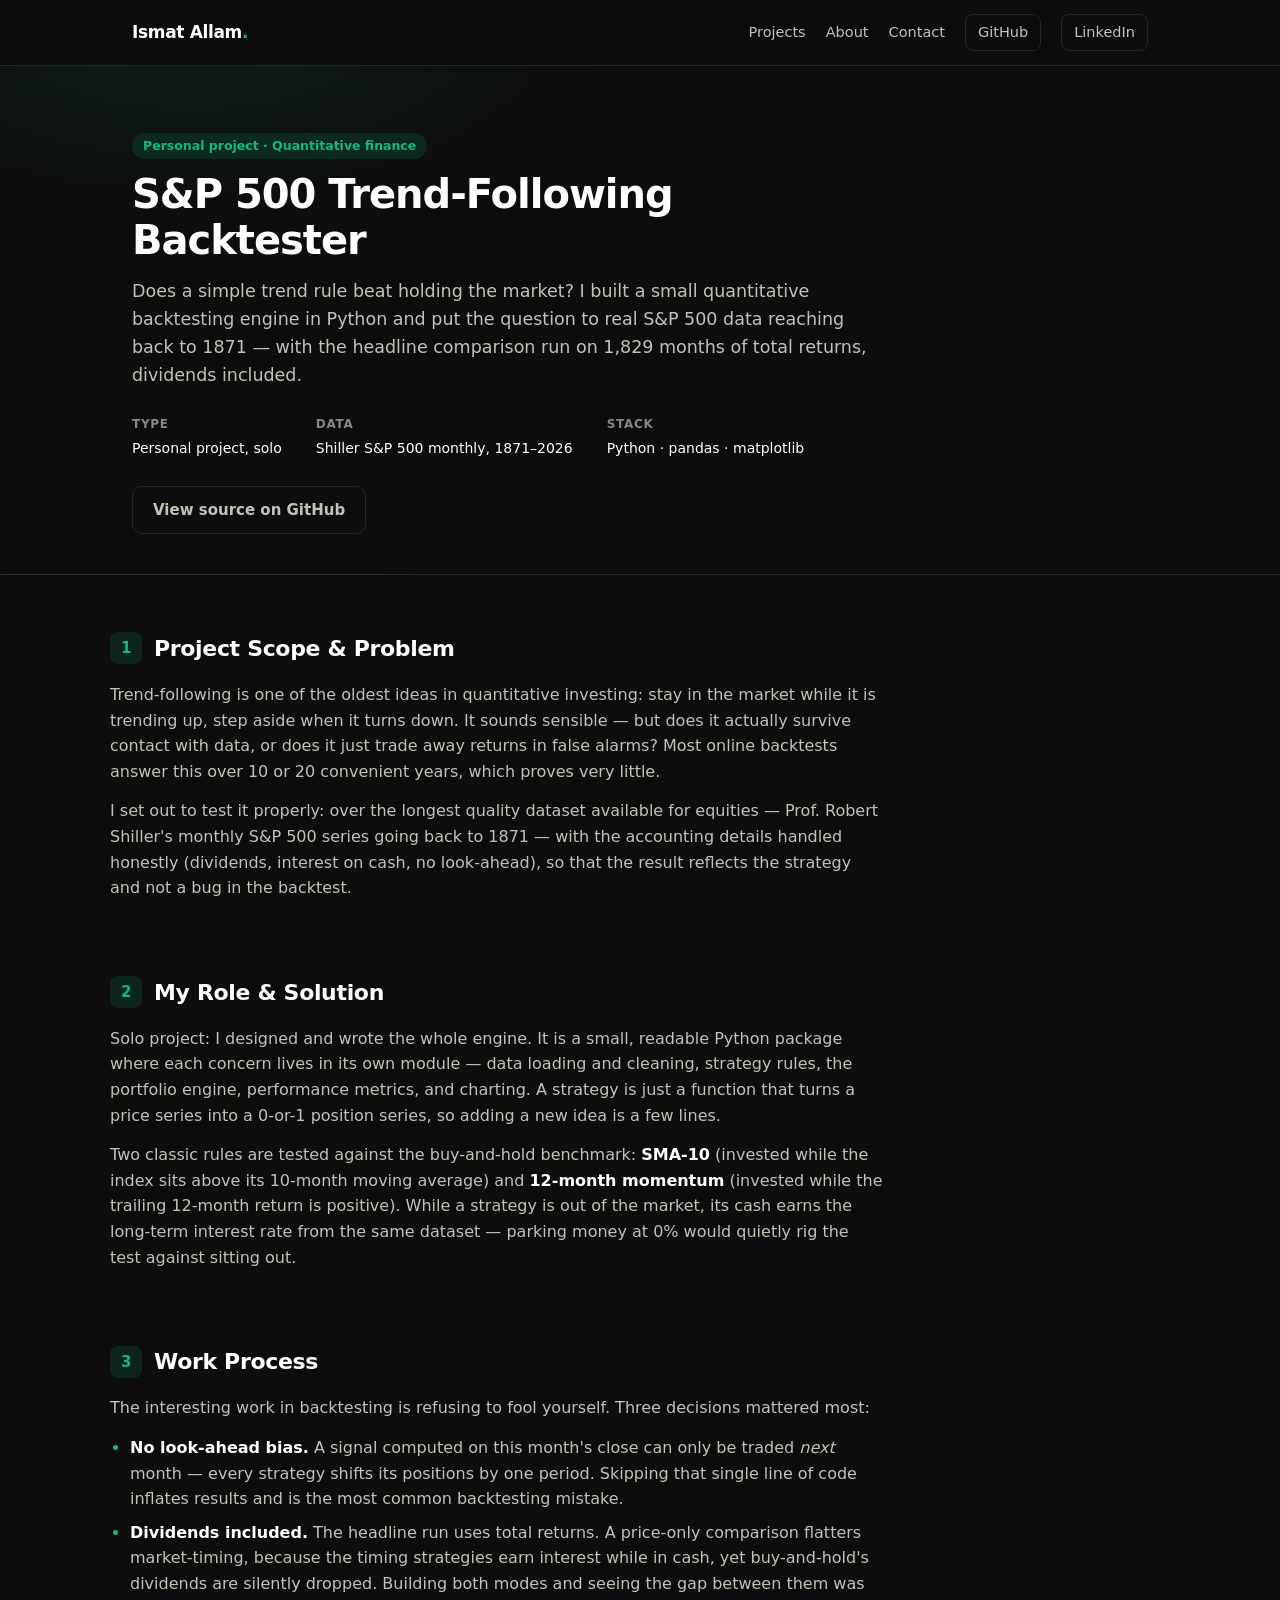
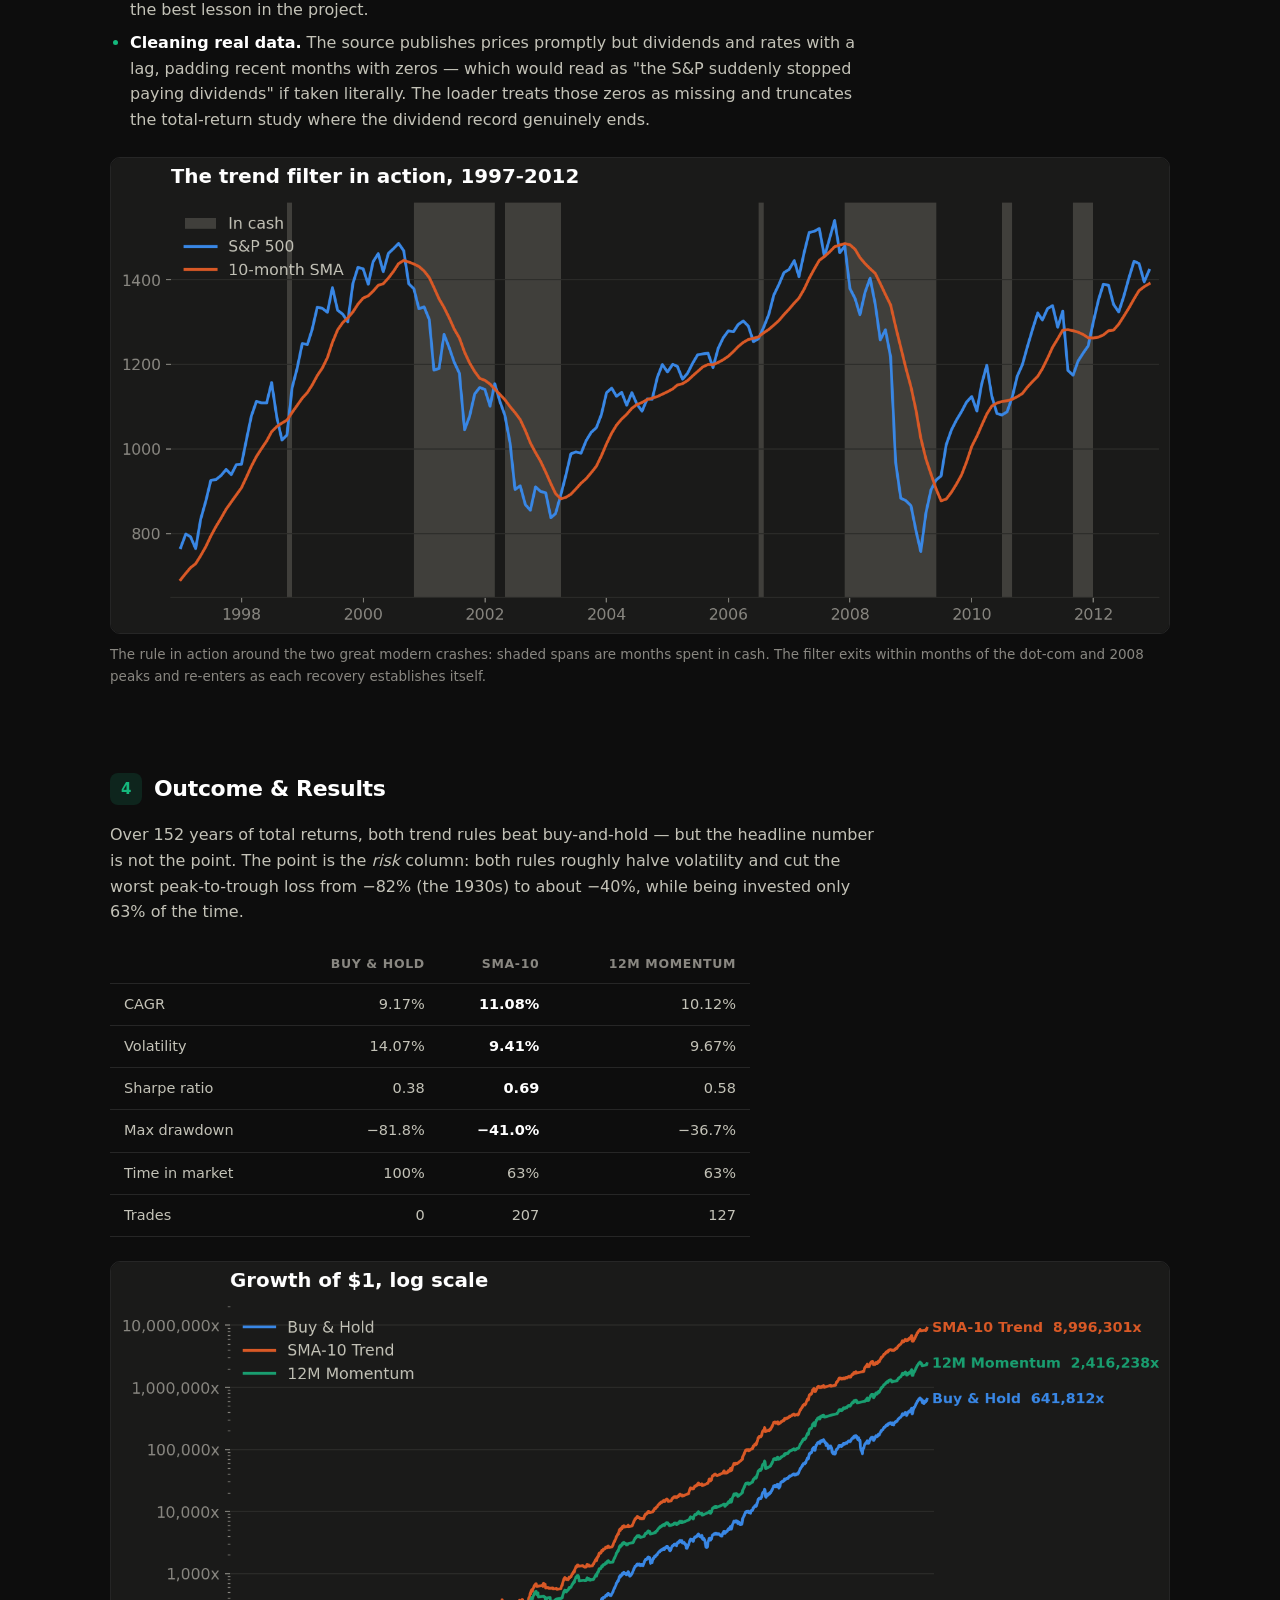
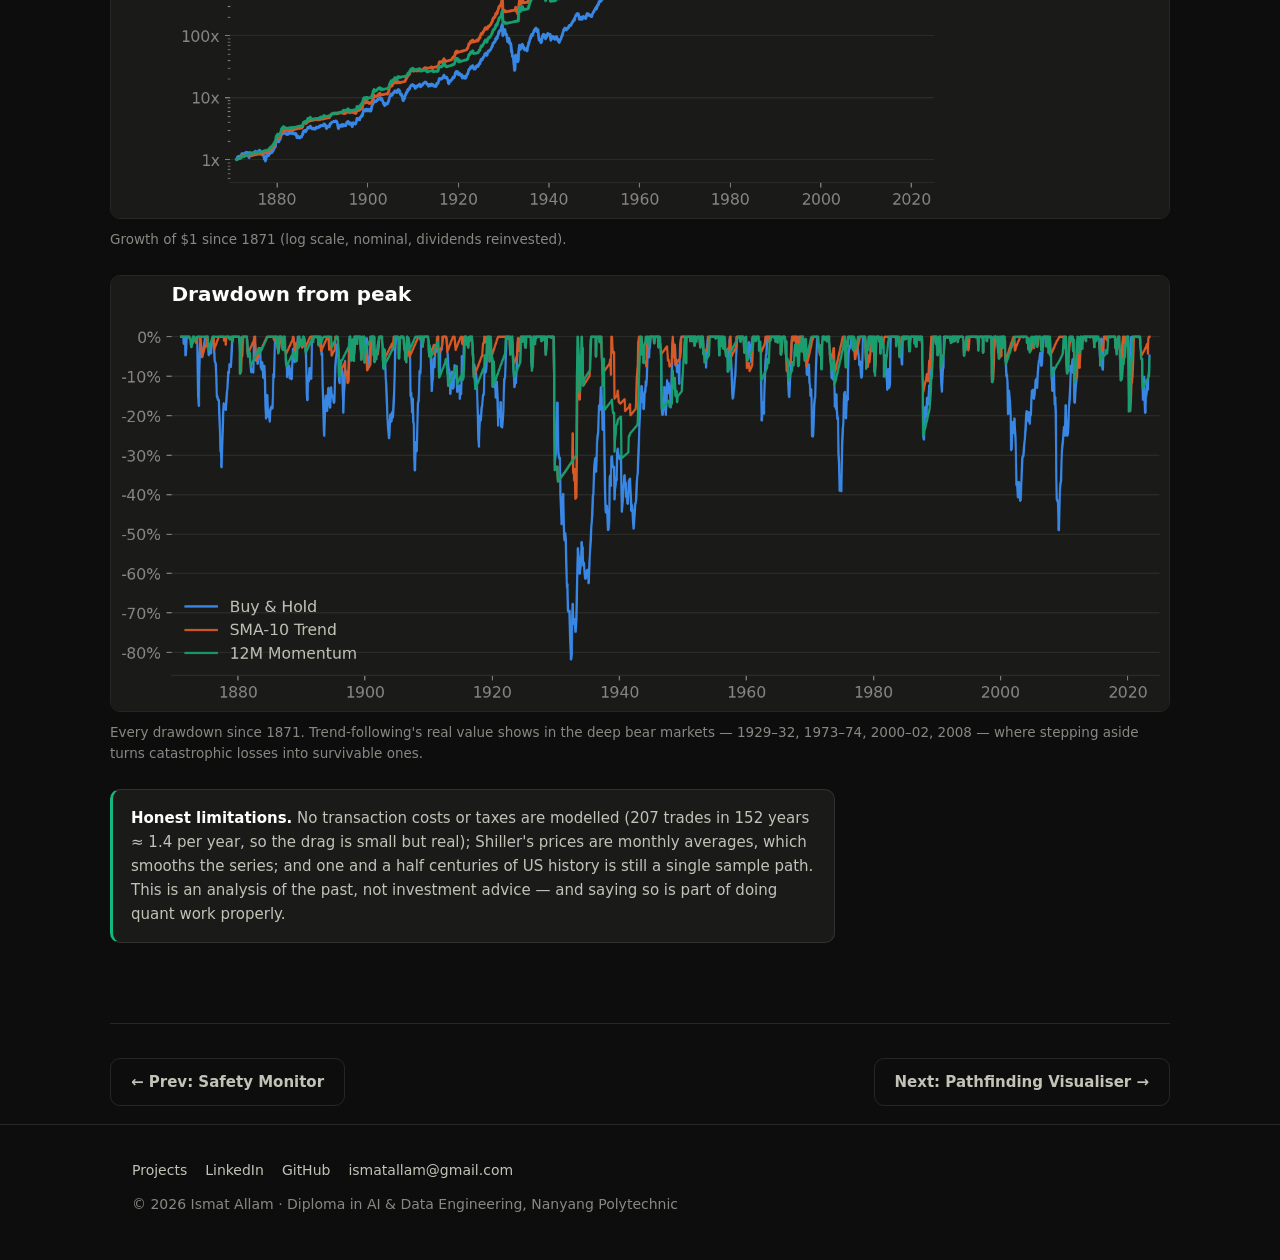
<file: quant-backtester.html>
<!DOCTYPE html>
<html lang="en">
<head>
<meta charset="UTF-8">
<meta name="viewport" content="width=device-width, initial-scale=1.0">
<title>S&P 500 Trend-Following Backtester — Ismat Allam</title>
<meta name="description" content="Case study: a Python backtesting engine testing trend-following against buy-and-hold on 155 years of real S&P 500 data.">
<link rel="stylesheet" href="../assets/style.css">
</head>
<body>

<nav>
  <div class="nav-inner">
    <a class="logo" href="../index.html">Ismat Allam<span>.</span></a>
    <div class="nav-links">
      <a href="../index.html#projects">Projects</a>
      <a href="../index.html#about">About</a>
      <a href="../index.html#contact">Contact</a>
      <a class="social" href="https://github.com/ismat-spec" target="_blank" rel="noopener">GitHub</a>
      <a class="social" href="https://www.linkedin.com/in/ismat-allam-7030122b6" target="_blank" rel="noopener">LinkedIn</a>
    </div>
  </div>
</nav>

<header class="case-hero">
  <div class="wrap">
    <span class="tag">Personal project · Quantitative finance</span>
    <h1>S&amp;P 500 Trend-Following Backtester</h1>
    <p class="lead">Does a simple trend rule beat holding the market? I built a small quantitative
    backtesting engine in Python and put the question to real S&amp;P 500 data reaching back to
    1871 — with the headline comparison run on 1,829 months of total returns, dividends included.</p>
    <div class="meta">
      <div><b>Type</b><span>Personal project, solo</span></div>
      <div><b>Data</b><span>Shiller S&amp;P 500 monthly, 1871–2026</span></div>
      <div><b>Stack</b><span>Python · pandas · matplotlib</span></div>
    </div>
    <div class="btn-row" style="margin-top:26px;">
      <a class="btn" href="https://github.com/ismat-spec/sp500-trend-backtester" target="_blank" rel="noopener">View source on GitHub</a>
    </div>
  </div>
</header>

<div class="case-body wrap">

  <section class="case-section">
    <h2><span class="num">1</span>Project Scope &amp; Problem</h2>
    <p>Trend-following is one of the oldest ideas in quantitative investing: stay in the market
    while it is trending up, step aside when it turns down. It sounds sensible — but does it
    actually survive contact with data, or does it just trade away returns in false alarms? Most
    online backtests answer this over 10 or 20 convenient years, which proves very little.</p>
    <p>I set out to test it properly: over the longest quality dataset available for equities —
    Prof. Robert Shiller's monthly S&amp;P 500 series going back to 1871 — with the accounting
    details handled honestly (dividends, interest on cash, no look-ahead), so that the result
    reflects the strategy and not a bug in the backtest.</p>
  </section>

  <section class="case-section">
    <h2><span class="num">2</span>My Role &amp; Solution</h2>
    <p>Solo project: I designed and wrote the whole engine. It is a small, readable Python package
    where each concern lives in its own module — data loading and cleaning, strategy rules,
    the portfolio engine, performance metrics, and charting. A strategy is just a function that
    turns a price series into a 0-or-1 position series, so adding a new idea is a few lines.</p>
    <p>Two classic rules are tested against the buy-and-hold benchmark: <strong style="color:var(--ink)">SMA-10</strong>
    (invested while the index sits above its 10-month moving average) and
    <strong style="color:var(--ink)">12-month momentum</strong> (invested while the trailing
    12-month return is positive). While a strategy is out of the market, its cash earns the
    long-term interest rate from the same dataset — parking money at 0% would quietly rig the
    test against sitting out.</p>
  </section>

  <section class="case-section">
    <h2><span class="num">3</span>Work Process</h2>
    <p>The interesting work in backtesting is refusing to fool yourself. Three decisions mattered
    most:</p>
    <ul>
      <li><strong style="color:var(--ink)">No look-ahead bias.</strong> A signal computed on this
      month's close can only be traded <em>next</em> month — every strategy shifts its positions
      by one period. Skipping that single line of code inflates results and is the most common
      backtesting mistake.</li>
      <li><strong style="color:var(--ink)">Dividends included.</strong> The headline run uses total
      returns. A price-only comparison flatters market-timing, because the timing strategies earn
      interest while in cash, yet buy-and-hold's dividends are silently dropped. Building both
      modes and seeing the gap between them was the best lesson in the project.</li>
      <li><strong style="color:var(--ink)">Cleaning real data.</strong> The source publishes prices
      promptly but dividends and rates with a lag, padding recent months with zeros — which would
      read as "the S&amp;P suddenly stopped paying dividends" if taken literally. The loader
      treats those zeros as missing and truncates the total-return study where the dividend
      record genuinely ends.</li>
    </ul>
    <figure>
      <img src="../assets/img/signal_zoom.png" alt="S&P 500 price and its 10-month moving average from 1997 to 2012, with out-of-market periods shaded during the dot-com and 2008 crashes" loading="lazy">
      <figcaption>The rule in action around the two great modern crashes: shaded spans are months
      spent in cash. The filter exits within months of the dot-com and 2008 peaks and re-enters
      as each recovery establishes itself.</figcaption>
    </figure>
  </section>

  <section class="case-section">
    <h2><span class="num">4</span>Outcome &amp; Results</h2>
    <p>Over 152 years of total returns, both trend rules beat buy-and-hold — but the headline
    number is not the point. The point is the <em>risk</em> column: both rules roughly halve
    volatility and cut the worst peak-to-trough loss from −82% (the 1930s) to about −40%,
    while being invested only 63% of the time.</p>

    <table class="results">
      <tr><th></th><th>Buy &amp; Hold</th><th>SMA-10</th><th>12M Momentum</th></tr>
      <tr><td>CAGR</td><td>9.17%</td><td class="hl">11.08%</td><td>10.12%</td></tr>
      <tr><td>Volatility</td><td>14.07%</td><td class="hl">9.41%</td><td>9.67%</td></tr>
      <tr><td>Sharpe ratio</td><td>0.38</td><td class="hl">0.69</td><td>0.58</td></tr>
      <tr><td>Max drawdown</td><td>−81.8%</td><td class="hl">−41.0%</td><td>−36.7%</td></tr>
      <tr><td>Time in market</td><td>100%</td><td>63%</td><td>63%</td></tr>
      <tr><td>Trades</td><td>0</td><td>207</td><td>127</td></tr>
    </table>

    <figure>
      <img src="../assets/img/equity_curves.png" alt="Log-scale equity curves 1871 to 2023: SMA-10 trend grows one dollar to about 9 million times, momentum 2.4 million, buy and hold 642 thousand" loading="lazy">
      <figcaption>Growth of $1 since 1871 (log scale, nominal, dividends reinvested).</figcaption>
    </figure>
    <figure>
      <img src="../assets/img/drawdowns.png" alt="Drawdown chart: buy and hold falls 82 percent in the 1930s while both trend strategies stay near 40 percent at worst" loading="lazy">
      <figcaption>Every drawdown since 1871. Trend-following's real value shows in the deep bear
      markets — 1929–32, 1973–74, 2000–02, 2008 — where stepping aside turns catastrophic losses
      into survivable ones.</figcaption>
    </figure>

    <div class="callout"><strong style="color:var(--ink)">Honest limitations.</strong> No
    transaction costs or taxes are modelled (207 trades in 152 years ≈ 1.4 per year, so the drag
    is small but real); Shiller's prices are monthly averages, which smooths the series; and one
    and a half centuries of US history is still a single sample path. This is an analysis of the
    past, not investment advice — and saying so is part of doing quant work properly.</div>
  </section>

  <div class="pager">
    <a class="btn" href="safety-monitoring.html">← Prev: Safety Monitor</a>
    <a class="btn" href="pathfinding-visualizer.html">Next: Pathfinding Visualiser →</a>
  </div>
</div>

<footer>
  <div class="wrap">
    <div class="foot-links">
      <a href="../index.html#projects">Projects</a>
      <a href="https://www.linkedin.com/in/ismat-allam-7030122b6" target="_blank" rel="noopener">LinkedIn</a>
      <a href="https://github.com/ismat-spec" target="_blank" rel="noopener">GitHub</a>
      <a href="mailto:ismatallam@gmail.com">ismatallam@gmail.com</a>
    </div>
    <div>© 2026 Ismat Allam · Diploma in AI &amp; Data Engineering, Nanyang Polytechnic</div>
  </div>
</footer>

</body>
</html>
</file>
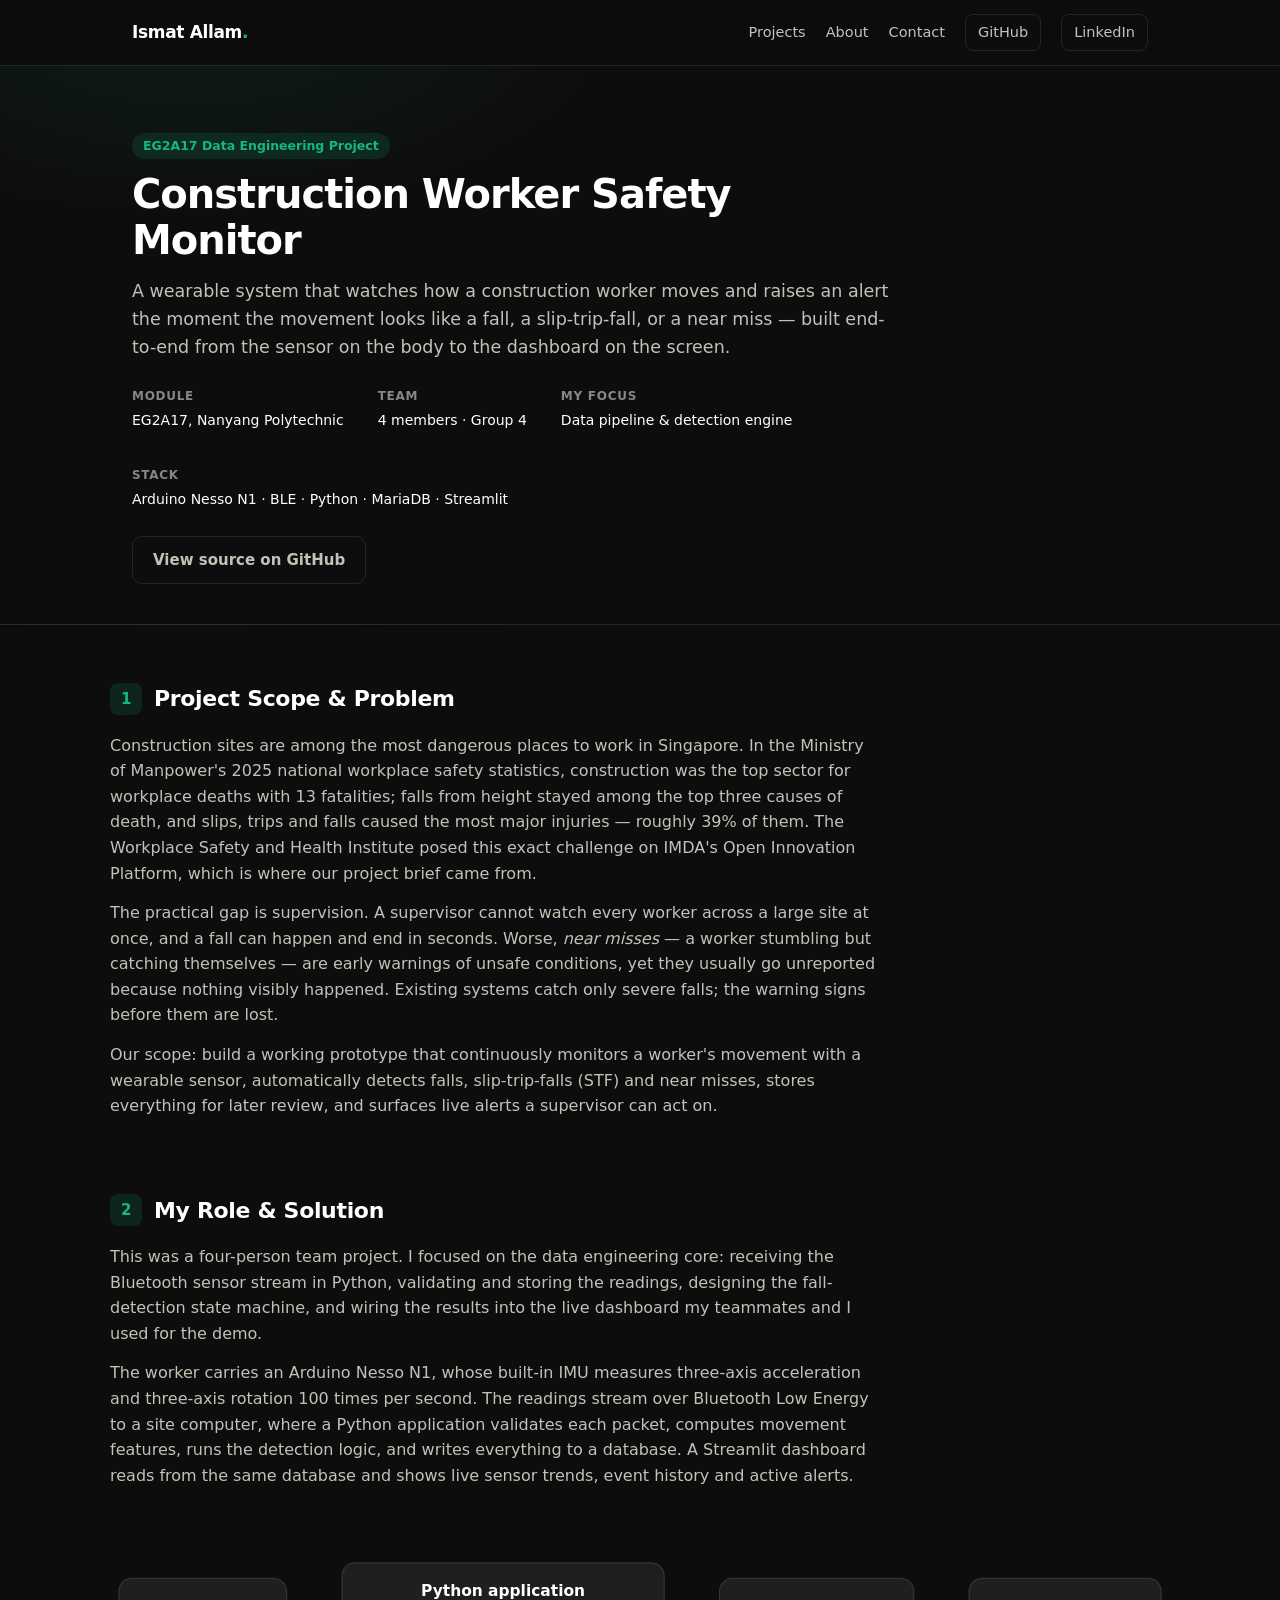
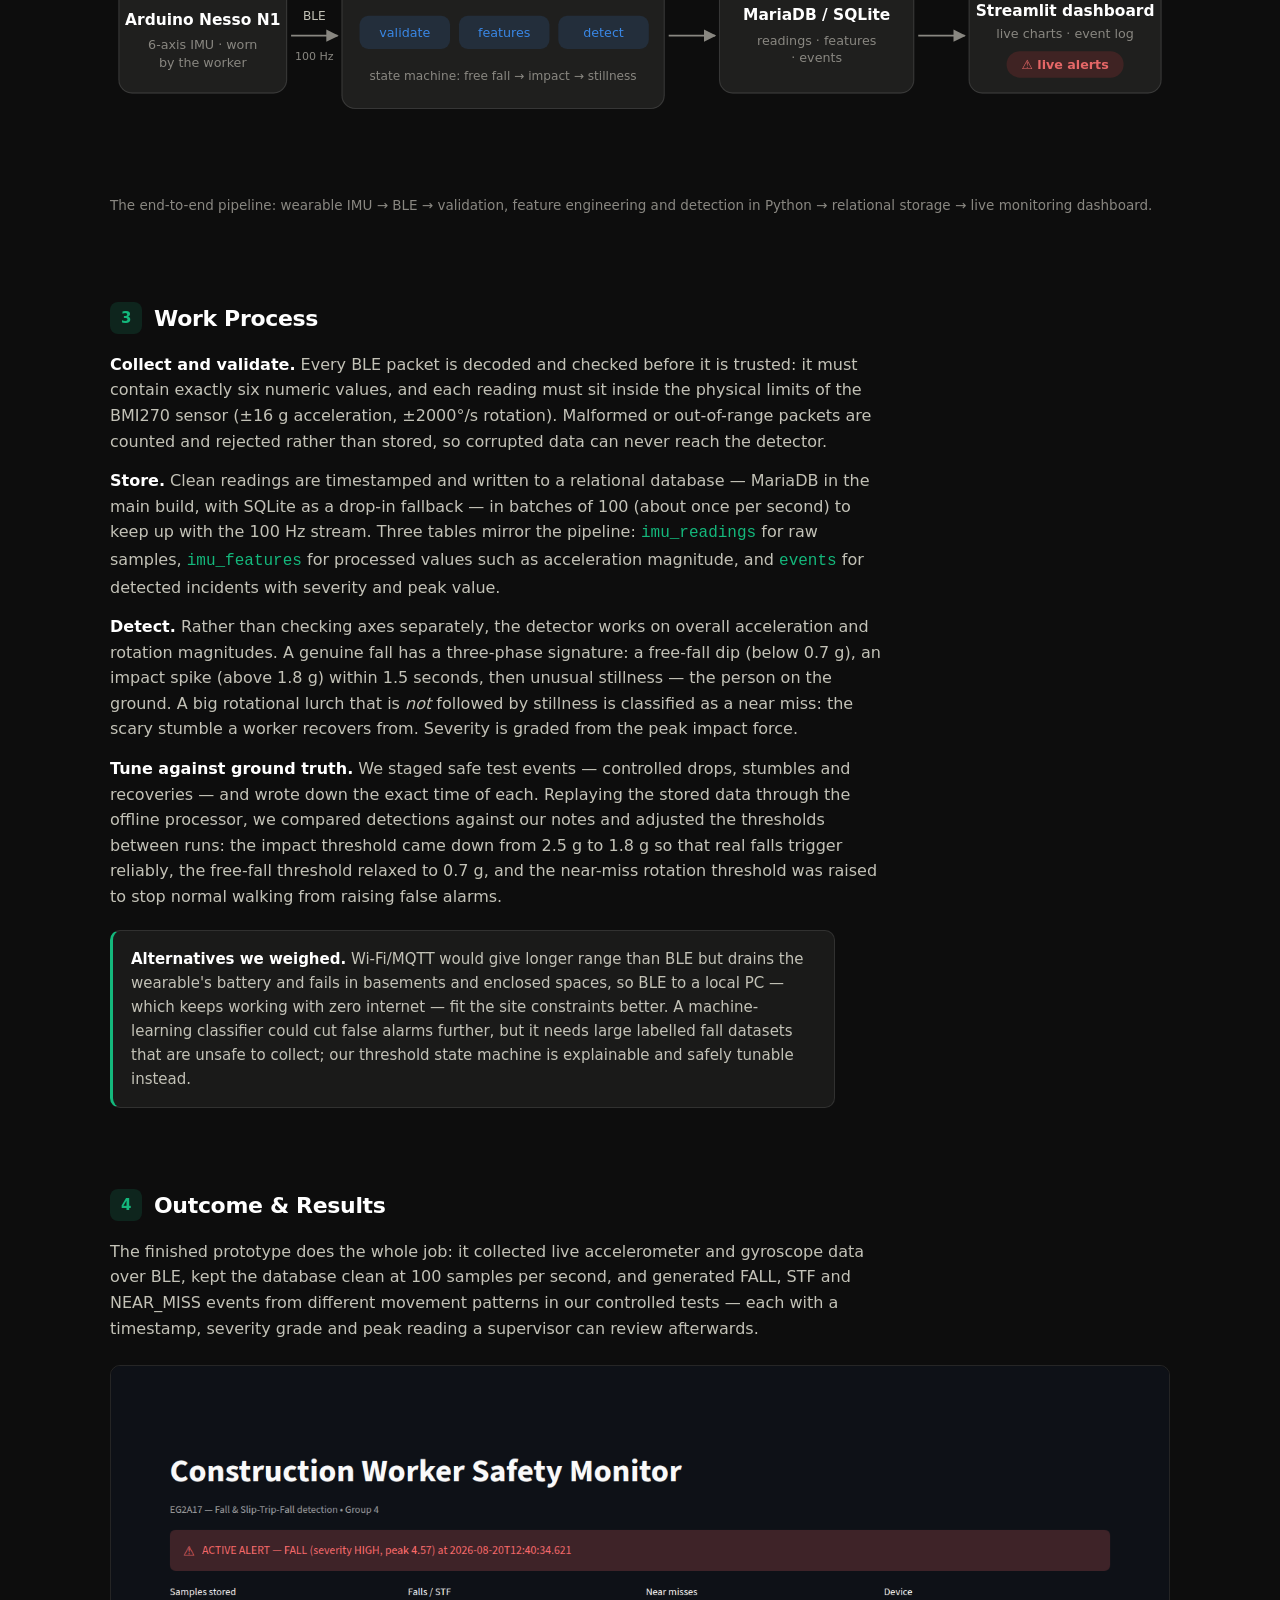
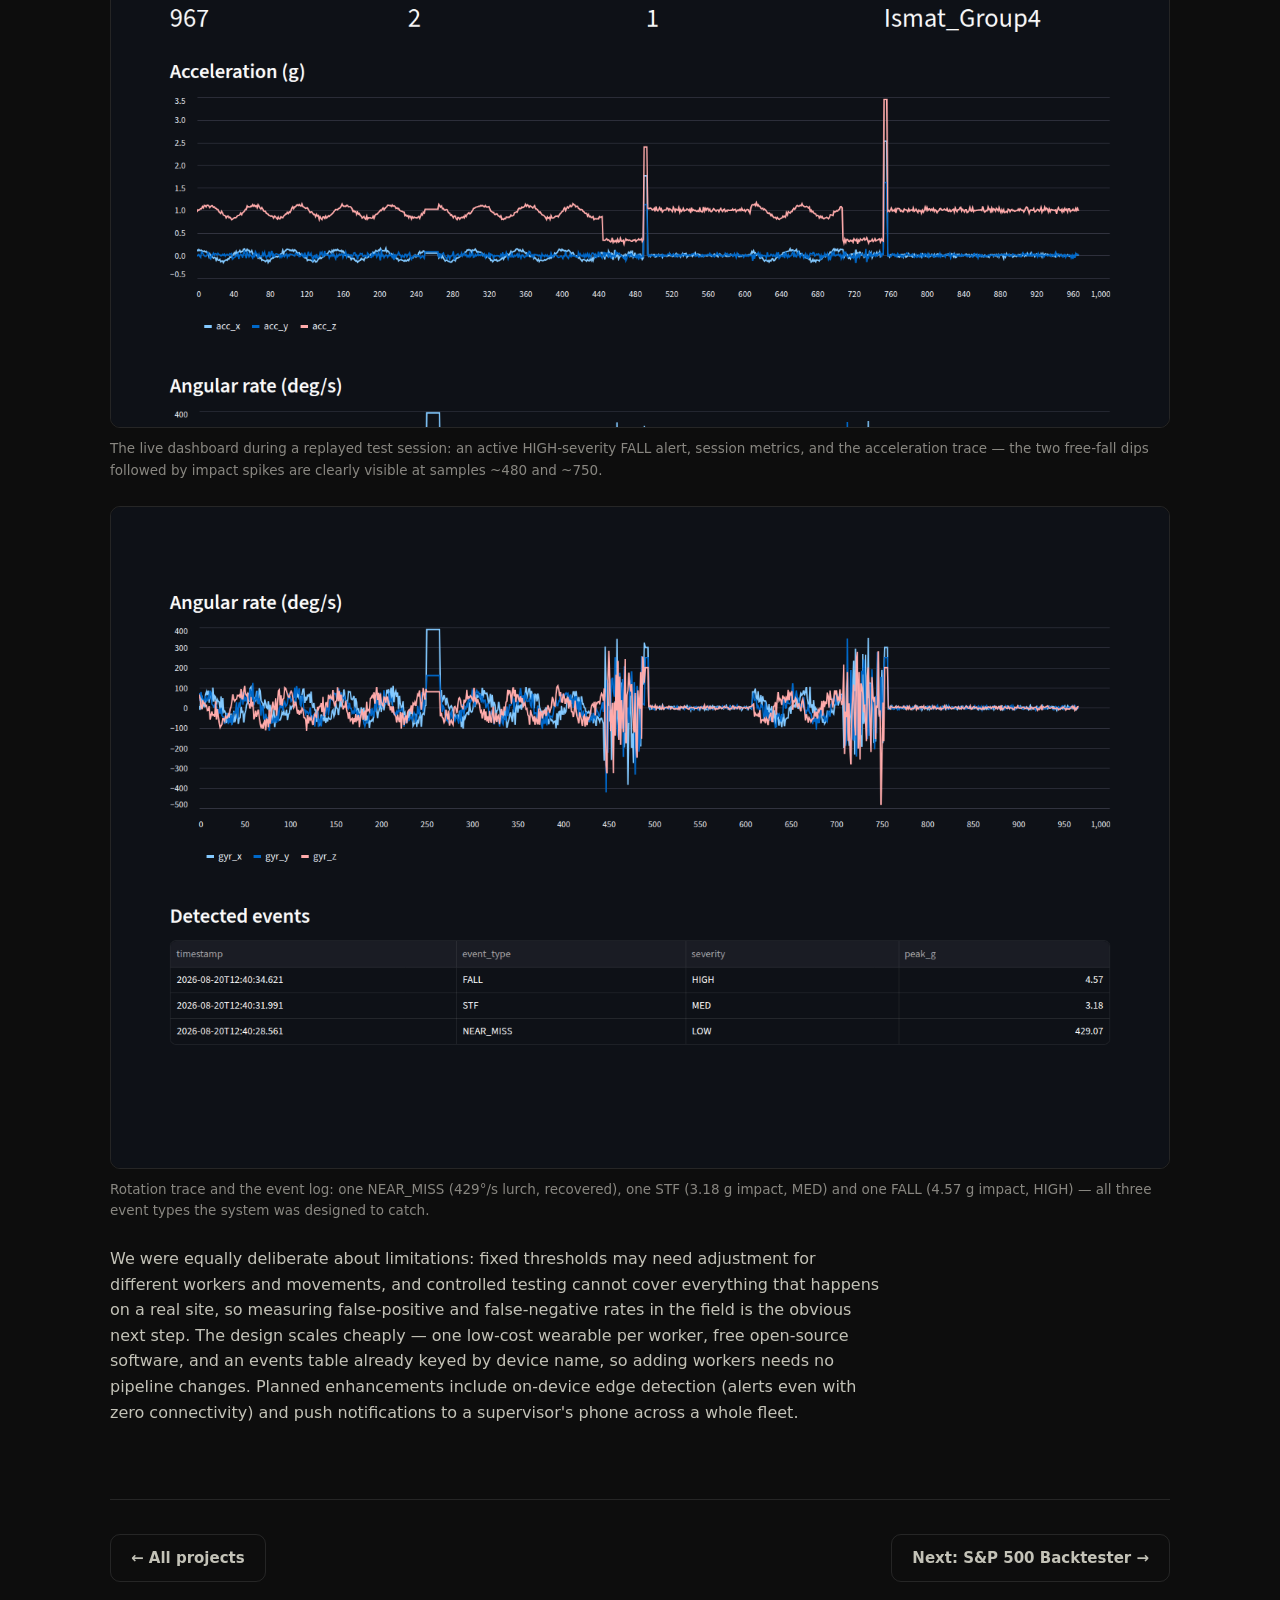
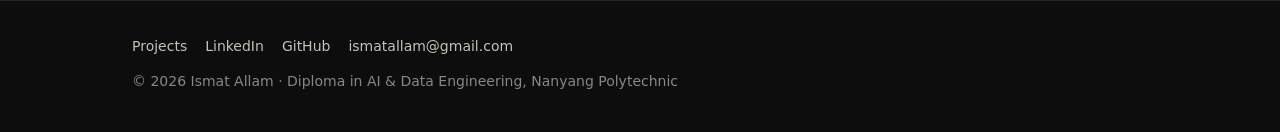
<file: safety-monitoring.html>
<!DOCTYPE html>
<html lang="en">
<head>
<meta charset="UTF-8">
<meta name="viewport" content="width=device-width, initial-scale=1.0">
<title>Construction Worker Safety Monitor — Ismat Allam</title>
<meta name="description" content="Case study: a wearable fall, slip-trip-fall and near-miss detection system built with the Arduino Nesso N1, Python, MariaDB and Streamlit.">
<link rel="stylesheet" href="../assets/style.css">
</head>
<body>

<nav>
  <div class="nav-inner">
    <a class="logo" href="../index.html">Ismat Allam<span>.</span></a>
    <div class="nav-links">
      <a href="../index.html#projects">Projects</a>
      <a href="../index.html#about">About</a>
      <a href="../index.html#contact">Contact</a>
      <a class="social" href="https://github.com/ismat-spec" target="_blank" rel="noopener">GitHub</a>
      <a class="social" href="https://www.linkedin.com/in/ismat-allam-7030122b6" target="_blank" rel="noopener">LinkedIn</a>
    </div>
  </div>
</nav>

<header class="case-hero">
  <div class="wrap">
    <span class="tag">EG2A17 Data Engineering Project</span>
    <h1>Construction Worker Safety Monitor</h1>
    <p class="lead">A wearable system that watches how a construction worker moves and raises an
    alert the moment the movement looks like a fall, a slip-trip-fall, or a near miss —
    built end-to-end from the sensor on the body to the dashboard on the screen.</p>
    <div class="meta">
      <div><b>Module</b><span>EG2A17, Nanyang Polytechnic</span></div>
      <div><b>Team</b><span>4 members · Group 4</span></div>
      <div><b>My focus</b><span>Data pipeline &amp; detection engine</span></div>
      <div><b>Stack</b><span>Arduino Nesso N1 · BLE · Python · MariaDB · Streamlit</span></div>
    </div>
    <div class="btn-row" style="margin-top:26px;">
      <a class="btn" href="https://github.com/ismat-spec/dep" target="_blank" rel="noopener">View source on GitHub</a>
    </div>
  </div>
</header>

<div class="case-body wrap">

  <section class="case-section">
    <h2><span class="num">1</span>Project Scope &amp; Problem</h2>
    <p>Construction sites are among the most dangerous places to work in Singapore. In the
    Ministry of Manpower's 2025 national workplace safety statistics, construction was the top
    sector for workplace deaths with 13 fatalities; falls from height stayed among the top three
    causes of death, and slips, trips and falls caused the most major injuries — roughly 39% of
    them. The Workplace Safety and Health Institute posed this exact challenge on IMDA's Open
    Innovation Platform, which is where our project brief came from.</p>
    <p>The practical gap is supervision. A supervisor cannot watch every worker across a large
    site at once, and a fall can happen and end in seconds. Worse, <em>near misses</em> — a
    worker stumbling but catching themselves — are early warnings of unsafe conditions, yet they
    usually go unreported because nothing visibly happened. Existing systems catch only severe
    falls; the warning signs before them are lost.</p>
    <p>Our scope: build a working prototype that continuously monitors a worker's movement with a
    wearable sensor, automatically detects falls, slip-trip-falls (STF) and near misses, stores
    everything for later review, and surfaces live alerts a supervisor can act on.</p>
  </section>

  <section class="case-section">
    <h2><span class="num">2</span>My Role &amp; Solution</h2>
    <p>This was a four-person team project. I focused on the data engineering core: receiving the
    Bluetooth sensor stream in Python, validating and storing the readings, designing the
    fall-detection state machine, and wiring the results into the live dashboard my teammates and
    I used for the demo.</p>
    <p>The worker carries an Arduino Nesso N1, whose built-in IMU measures three-axis acceleration
    and three-axis rotation 100 times per second. The readings stream over Bluetooth Low Energy to
    a site computer, where a Python application validates each packet, computes movement features,
    runs the detection logic, and writes everything to a database. A Streamlit dashboard reads
    from the same database and shows live sensor trends, event history and active alerts.</p>

    <figure>
      <svg viewBox="0 0 960 240" role="img" aria-label="System architecture: Nesso N1 to BLE to Python pipeline to database to dashboard" style="width:100%; height:auto;">
        <defs>
          <marker id="arr" viewBox="0 0 10 10" refX="9" refY="5" markerWidth="7" markerHeight="7" orient="auto-start-reverse">
            <path d="M0 0L10 5L0 10z" fill="#898781"/>
          </marker>
        </defs>
        <!-- device -->
        <rect x="8" y="60" width="152" height="104" rx="12" fill="#1f1f1e" stroke="rgba(255,255,255,0.14)"/>
        <text x="84" y="102" fill="#ffffff" font-size="14" font-weight="600" text-anchor="middle" font-family="system-ui,sans-serif">Arduino Nesso N1</text>
        <text x="84" y="124" fill="#898781" font-size="11.5" text-anchor="middle" font-family="system-ui,sans-serif">6-axis IMU · worn</text>
        <text x="84" y="140" fill="#898781" font-size="11.5" text-anchor="middle" font-family="system-ui,sans-serif">by the worker</text>
        <!-- arrow 1 -->
        <line x1="164" y1="112" x2="206" y2="112" stroke="#898781" stroke-width="1.6" marker-end="url(#arr)"/>
        <text x="185" y="98" fill="#c3c2b7" font-size="11" text-anchor="middle" font-family="system-ui,sans-serif">BLE</text>
        <text x="185" y="134" fill="#898781" font-size="10" text-anchor="middle" font-family="system-ui,sans-serif">100 Hz</text>
        <!-- python -->
        <rect x="210" y="46" width="292" height="132" rx="12" fill="#1f1f1e" stroke="rgba(255,255,255,0.14)"/>
        <text x="356" y="76" fill="#ffffff" font-size="14" font-weight="600" text-anchor="middle" font-family="system-ui,sans-serif">Python application</text>
        <rect x="226" y="94" width="82" height="30" rx="8" fill="rgba(57,135,229,0.14)"/>
        <text x="267" y="113" fill="#3987e5" font-size="11.5" text-anchor="middle" font-family="system-ui,sans-serif">validate</text>
        <rect x="316" y="94" width="82" height="30" rx="8" fill="rgba(57,135,229,0.14)"/>
        <text x="357" y="113" fill="#3987e5" font-size="11.5" text-anchor="middle" font-family="system-ui,sans-serif">features</text>
        <rect x="406" y="94" width="82" height="30" rx="8" fill="rgba(57,135,229,0.14)"/>
        <text x="447" y="113" fill="#3987e5" font-size="11.5" text-anchor="middle" font-family="system-ui,sans-serif">detect</text>
        <text x="356" y="152" fill="#898781" font-size="11" text-anchor="middle" font-family="system-ui,sans-serif">state machine: free fall → impact → stillness</text>
        <!-- arrow 2 -->
        <line x1="506" y1="112" x2="548" y2="112" stroke="#898781" stroke-width="1.6" marker-end="url(#arr)"/>
        <!-- db -->
        <rect x="552" y="60" width="176" height="104" rx="12" fill="#1f1f1e" stroke="rgba(255,255,255,0.14)"/>
        <text x="640" y="98" fill="#ffffff" font-size="14" font-weight="600" text-anchor="middle" font-family="system-ui,sans-serif">MariaDB / SQLite</text>
        <text x="640" y="120" fill="#898781" font-size="11.5" text-anchor="middle" font-family="system-ui,sans-serif">readings · features</text>
        <text x="640" y="136" fill="#898781" font-size="11.5" text-anchor="middle" font-family="system-ui,sans-serif">· events</text>
        <!-- arrow 3 -->
        <line x1="732" y1="112" x2="774" y2="112" stroke="#898781" stroke-width="1.6" marker-end="url(#arr)"/>
        <!-- dashboard -->
        <rect x="778" y="60" width="174" height="104" rx="12" fill="#1f1f1e" stroke="rgba(255,255,255,0.14)"/>
        <text x="865" y="94" fill="#ffffff" font-size="14" font-weight="600" text-anchor="middle" font-family="system-ui,sans-serif">Streamlit dashboard</text>
        <text x="865" y="114" fill="#898781" font-size="11.5" text-anchor="middle" font-family="system-ui,sans-serif">live charts · event log</text>
        <rect x="812" y="126" width="106" height="24" rx="12" fill="rgba(208,59,59,0.18)"/>
        <text x="865" y="142" fill="#e66767" font-size="11.5" font-weight="600" text-anchor="middle" font-family="system-ui,sans-serif">⚠ live alerts</text>
      </svg>
      <figcaption>The end-to-end pipeline: wearable IMU → BLE → validation, feature engineering
      and detection in Python → relational storage → live monitoring dashboard.</figcaption>
    </figure>
  </section>

  <section class="case-section">
    <h2><span class="num">3</span>Work Process</h2>
    <p><strong style="color:var(--ink)">Collect and validate.</strong> Every BLE packet is decoded
    and checked before it is trusted: it must contain exactly six numeric values, and each reading
    must sit inside the physical limits of the BMI270 sensor (±16 g acceleration, ±2000°/s
    rotation). Malformed or out-of-range packets are counted and rejected rather than stored, so
    corrupted data can never reach the detector.</p>
    <p><strong style="color:var(--ink)">Store.</strong> Clean readings are timestamped and written
    to a relational database — MariaDB in the main build, with SQLite as a drop-in fallback — in
    batches of 100 (about once per second) to keep up with the 100 Hz stream. Three tables mirror
    the pipeline: <code style="color:var(--accent)">imu_readings</code> for raw samples,
    <code style="color:var(--accent)">imu_features</code> for processed values such as acceleration
    magnitude, and <code style="color:var(--accent)">events</code> for detected incidents with
    severity and peak value.</p>
    <p><strong style="color:var(--ink)">Detect.</strong> Rather than checking axes separately, the
    detector works on overall acceleration and rotation magnitudes. A genuine fall has a
    three-phase signature: a free-fall dip (below 0.7 g), an impact spike (above 1.8 g) within
    1.5 seconds, then unusual stillness — the person on the ground. A big rotational lurch that is
    <em>not</em> followed by stillness is classified as a near miss: the scary stumble a worker
    recovers from. Severity is graded from the peak impact force.</p>
    <p><strong style="color:var(--ink)">Tune against ground truth.</strong> We staged safe test
    events — controlled drops, stumbles and recoveries — and wrote down the exact time of each.
    Replaying the stored data through the offline processor, we compared detections against our
    notes and adjusted the thresholds between runs: the impact threshold came down from 2.5 g to
    1.8 g so that real falls trigger reliably, the free-fall threshold relaxed to 0.7 g, and the
    near-miss rotation threshold was raised to stop normal walking from raising false alarms.</p>
    <div class="callout"><strong style="color:var(--ink)">Alternatives we weighed.</strong>
    Wi-Fi/MQTT would give longer range than BLE but drains the wearable's battery and fails in
    basements and enclosed spaces, so BLE to a local PC — which keeps working with zero internet —
    fit the site constraints better. A machine-learning classifier could cut false alarms further,
    but it needs large labelled fall datasets that are unsafe to collect; our threshold state
    machine is explainable and safely tunable instead.</div>
  </section>

  <section class="case-section">
    <h2><span class="num">4</span>Outcome &amp; Results</h2>
    <p>The finished prototype does the whole job: it collected live accelerometer and gyroscope
    data over BLE, kept the database clean at 100 samples per second, and generated FALL, STF and
    NEAR_MISS events from different movement patterns in our controlled tests — each with a
    timestamp, severity grade and peak reading a supervisor can review afterwards.</p>

    <figure>
      <img src="../assets/img/dep_dashboard_top.png" alt="Safety dashboard showing an active FALL alert, session metrics and the acceleration trace with visible free-fall dips and impact spikes" loading="lazy">
      <figcaption>The live dashboard during a replayed test session: an active HIGH-severity FALL
      alert, session metrics, and the acceleration trace — the two free-fall dips followed by
      impact spikes are clearly visible at samples ~480 and ~750.</figcaption>
    </figure>
    <figure>
      <img src="../assets/img/dep_dashboard_events.png" alt="Angular-rate chart with a near-miss rotation spike, and the detected events table listing FALL, STF and NEAR_MISS" loading="lazy">
      <figcaption>Rotation trace and the event log: one NEAR_MISS (429°/s lurch, recovered), one
      STF (3.18 g impact, MED) and one FALL (4.57 g impact, HIGH) — all three event types the
      system was designed to catch.</figcaption>
    </figure>

    <p>We were equally deliberate about limitations: fixed thresholds may need adjustment for
    different workers and movements, and controlled testing cannot cover everything that happens
    on a real site, so measuring false-positive and false-negative rates in the field is the
    obvious next step. The design scales cheaply — one low-cost wearable per worker, free
    open-source software, and an events table already keyed by device name, so adding workers
    needs no pipeline changes. Planned enhancements include on-device edge detection (alerts even
    with zero connectivity) and push notifications to a supervisor's phone across a whole fleet.</p>
  </section>

  <div class="pager">
    <a class="btn" href="../index.html#projects">← All projects</a>
    <a class="btn" href="quant-backtester.html">Next: S&amp;P 500 Backtester →</a>
  </div>
</div>

<footer>
  <div class="wrap">
    <div class="foot-links">
      <a href="../index.html#projects">Projects</a>
      <a href="https://www.linkedin.com/in/ismat-allam-7030122b6" target="_blank" rel="noopener">LinkedIn</a>
      <a href="https://github.com/ismat-spec" target="_blank" rel="noopener">GitHub</a>
      <a href="mailto:ismatallam@gmail.com">ismatallam@gmail.com</a>
    </div>
    <div>© 2026 Ismat Allam · Diploma in AI &amp; Data Engineering, Nanyang Polytechnic</div>
  </div>
</footer>

</body>
</html>
</file>
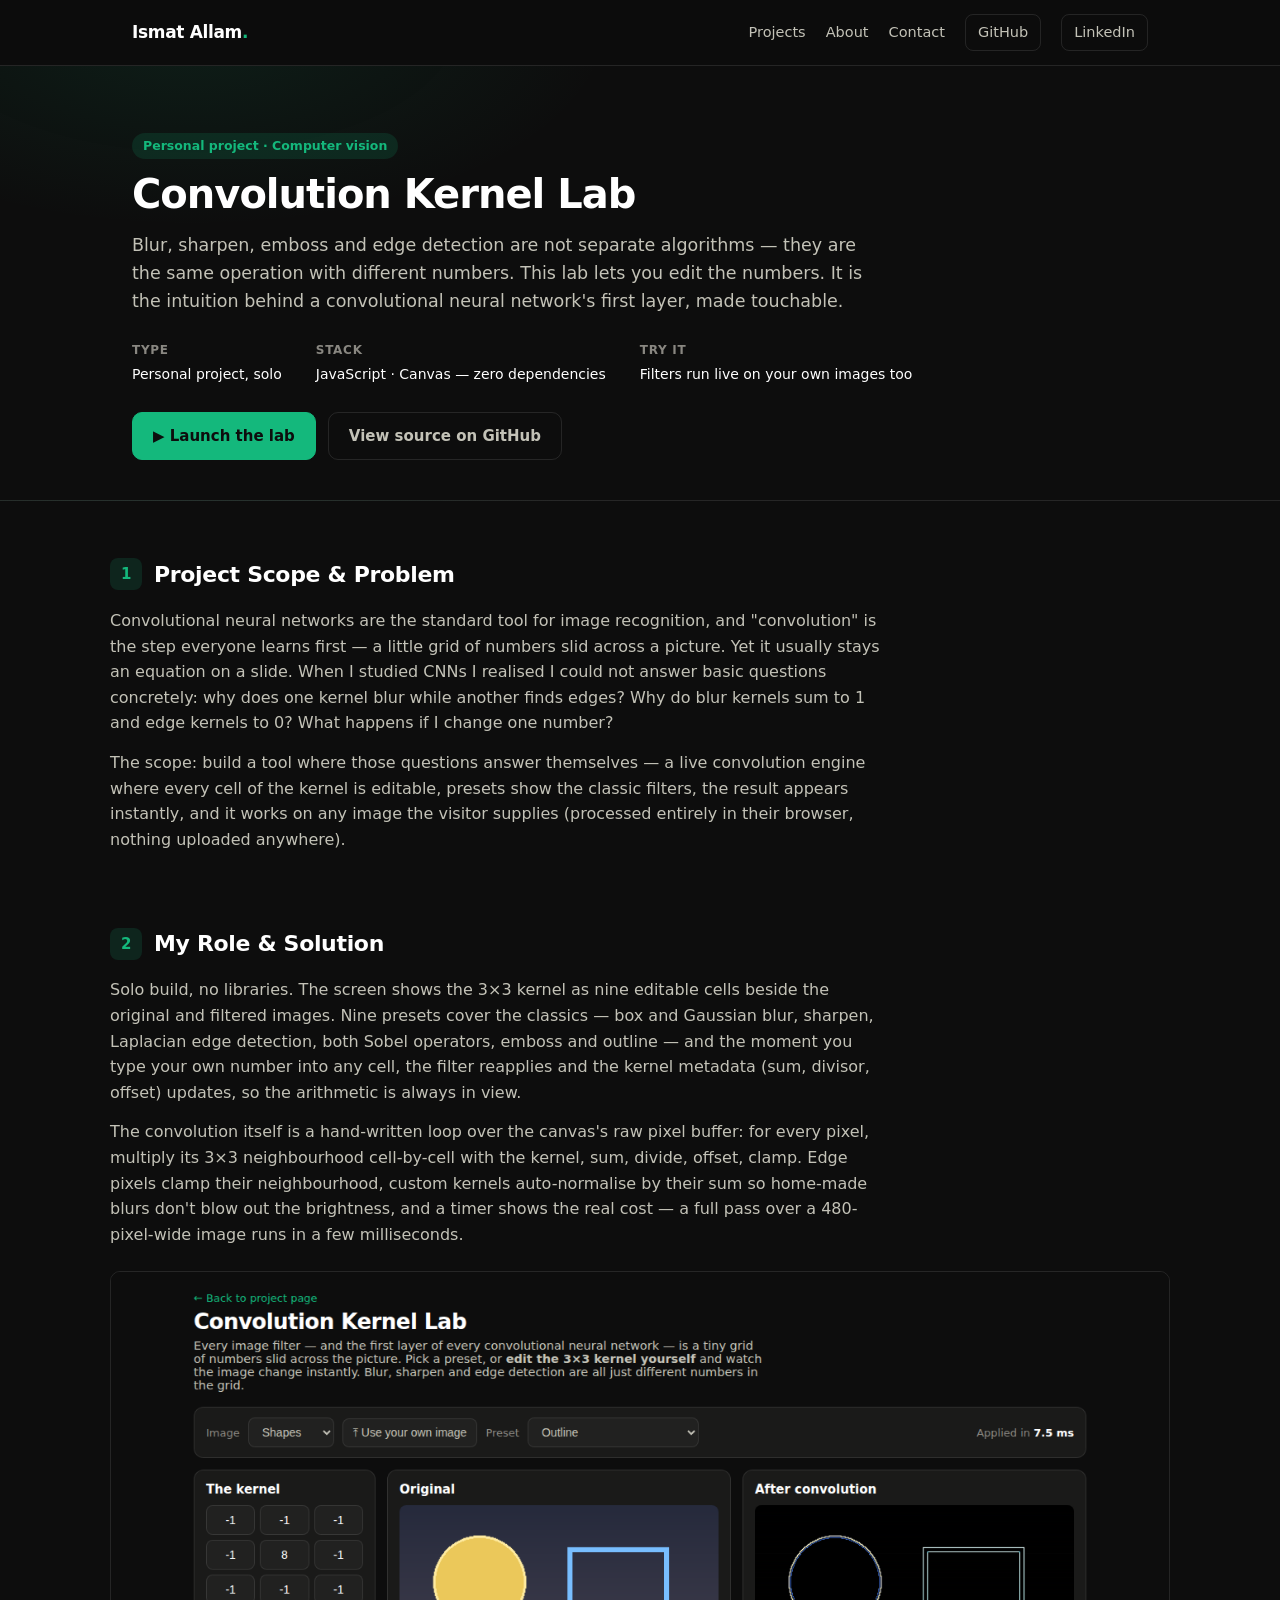
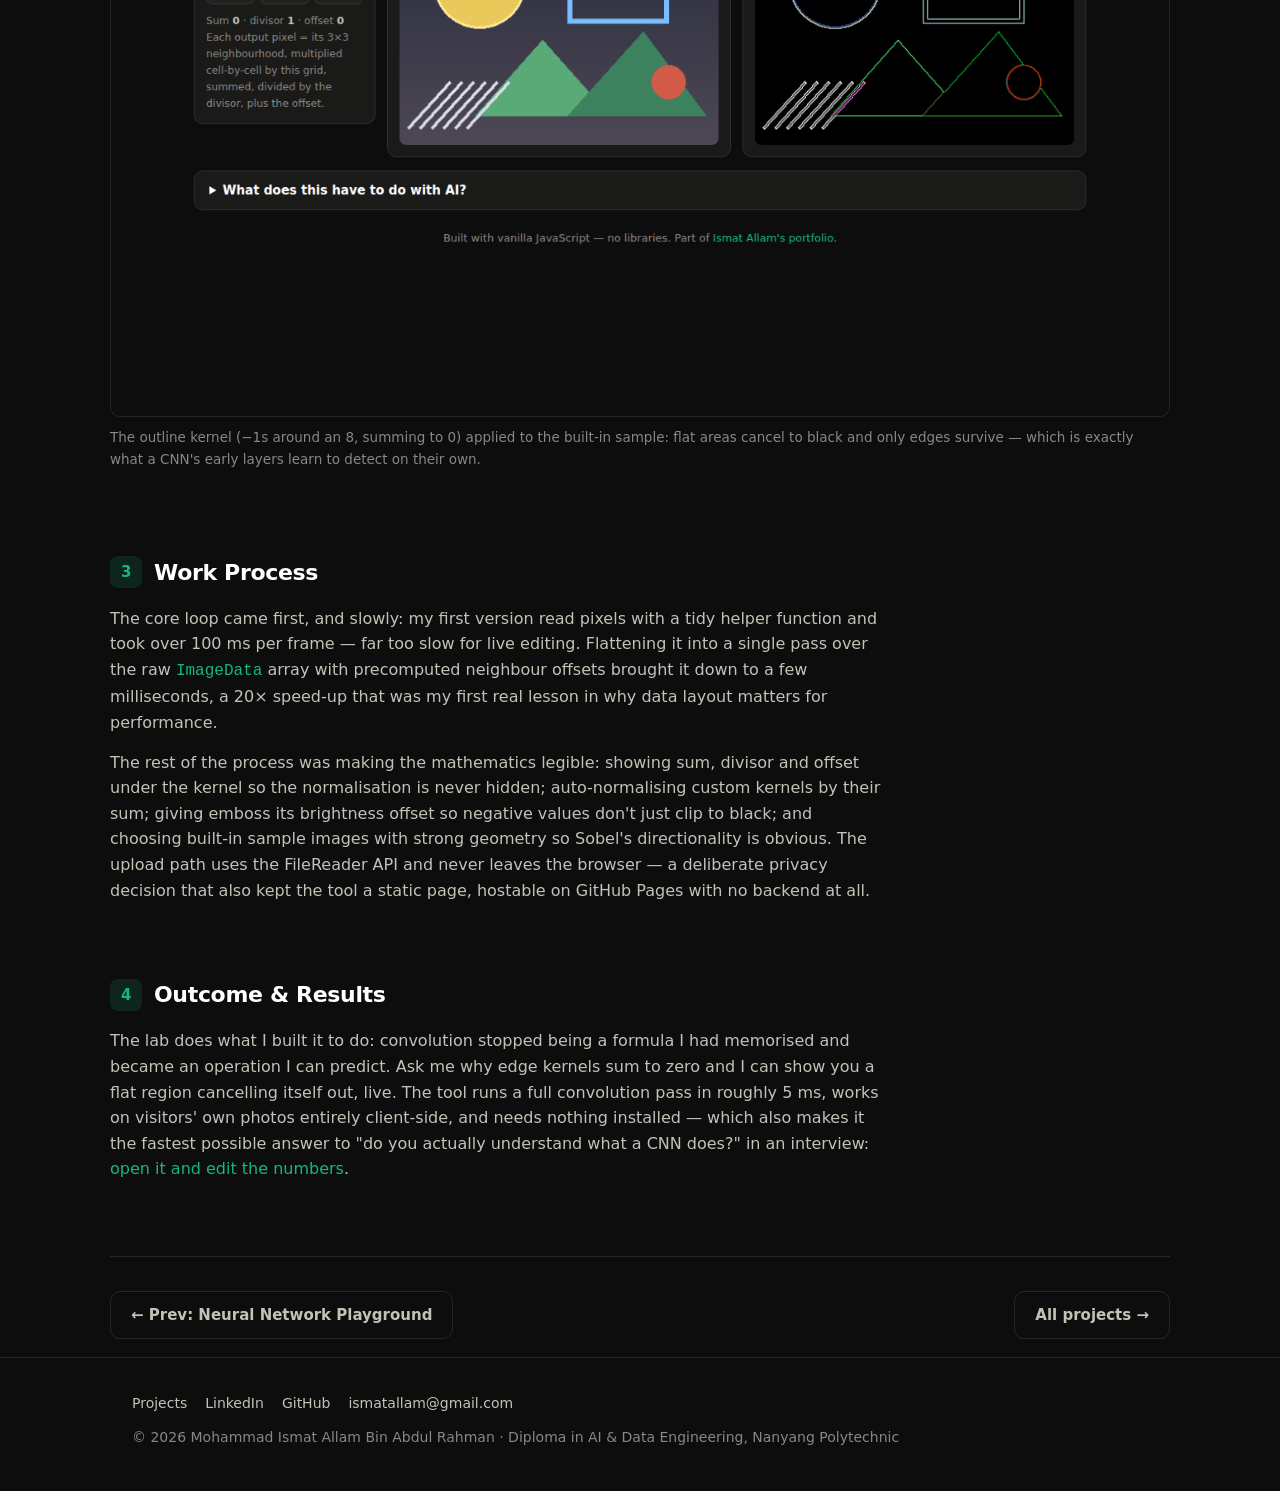
<file: projects/kernel-lab.html>
<!DOCTYPE html>
<html lang="en">
<head>
<meta charset="UTF-8">
<meta name="viewport" content="width=device-width, initial-scale=1.0">
<title>Convolution Kernel Lab — Ismat Allam</title>
<meta name="description" content="Case study: an interactive convolution playground — edit a 3×3 kernel and watch blur, sharpen and edge detection happen live; the intuition behind a CNN's first layer.">
<link rel="stylesheet" href="../assets/style.css?v=4">
</head>
<body>

<nav>
  <div class="nav-inner">
    <a class="logo" href="../index.html">Ismat Allam<span>.</span></a>
    <div class="nav-links">
      <a href="../index.html#projects">Projects</a>
      <a href="../index.html#about">About</a>
      <a href="../index.html#contact">Contact</a>
      <a class="social" href="https://github.com/ismat-spec" target="_blank" rel="noopener">GitHub</a>
      <a class="social" href="https://www.linkedin.com/in/ismat-allam-7030122b6" target="_blank" rel="noopener">LinkedIn</a>
    </div>
  </div>
</nav>

<header class="case-hero">
  <div class="wrap">
    <span class="tag">Personal project · Computer vision</span>
    <h1>Convolution Kernel Lab</h1>
    <p class="lead">Blur, sharpen, emboss and edge detection are not separate algorithms — they
    are the same operation with different numbers. This lab lets you edit the numbers. It is the
    intuition behind a convolutional neural network's first layer, made touchable.</p>
    <div class="meta">
      <div><b>Type</b><span>Personal project, solo</span></div>
      <div><b>Stack</b><span>JavaScript · Canvas — zero dependencies</span></div>
      <div><b>Try it</b><span>Filters run live on your own images too</span></div>
    </div>
    <div class="btn-row" style="margin-top:26px;">
      <a class="btn primary" href="kernels/index.html">▶ Launch the lab</a>
      <a class="btn" href="https://github.com/ismat-spec/convolution-kernel-lab" target="_blank" rel="noopener">View source on GitHub</a>
    </div>
  </div>
</header>

<div class="case-body wrap">

  <section class="case-section">
    <h2><span class="num">1</span>Project Scope &amp; Problem</h2>
    <p>Convolutional neural networks are the standard tool for image recognition, and
    "convolution" is the step everyone learns first — a little grid of numbers slid across a
    picture. Yet it usually stays an equation on a slide. When I studied CNNs I realised I could
    not answer basic questions concretely: why does one kernel blur while another finds edges?
    Why do blur kernels sum to 1 and edge kernels to 0? What happens if I change one number?</p>
    <p>The scope: build a tool where those questions answer themselves — a live convolution
    engine where every cell of the kernel is editable, presets show the classic filters, the
    result appears instantly, and it works on any image the visitor supplies (processed entirely
    in their browser, nothing uploaded anywhere).</p>
  </section>

  <section class="case-section">
    <h2><span class="num">2</span>My Role &amp; Solution</h2>
    <p>Solo build, no libraries. The screen shows the 3×3 kernel as nine editable cells beside
    the original and filtered images. Nine presets cover the classics — box and Gaussian blur,
    sharpen, Laplacian edge detection, both Sobel operators, emboss and outline — and the moment
    you type your own number into any cell, the filter reapplies and the kernel metadata (sum,
    divisor, offset) updates, so the arithmetic is always in view.</p>
    <p>The convolution itself is a hand-written loop over the canvas's raw pixel buffer:
    for every pixel, multiply its 3×3 neighbourhood cell-by-cell with the kernel, sum, divide,
    offset, clamp. Edge pixels clamp their neighbourhood, custom kernels auto-normalise by their
    sum so home-made blurs don't blow out the brightness, and a timer shows the real cost —
    a full pass over a 480-pixel-wide image runs in a few milliseconds.</p>
    <figure>
      <img src="../assets/img/kernel_lab.png" alt="The kernel lab applying an outline kernel: the geometric sample image becomes glowing edges on black, with the 3×3 kernel grid showing -1s around an 8" loading="lazy">
      <figcaption>The outline kernel (−1s around an 8, summing to 0) applied to the built-in
      sample: flat areas cancel to black and only edges survive — which is exactly what a CNN's
      early layers learn to detect on their own.</figcaption>
    </figure>
  </section>

  <section class="case-section">
    <h2><span class="num">3</span>Work Process</h2>
    <p>The core loop came first, and slowly: my first version read pixels with a tidy helper
    function and took over 100 ms per frame — far too slow for live editing. Flattening it into
    a single pass over the raw <code style="color:var(--accent)">ImageData</code> array with
    precomputed neighbour offsets brought it down to a few milliseconds, a 20× speed-up that was
    my first real lesson in why data layout matters for performance.</p>
    <p>The rest of the process was making the mathematics legible: showing sum, divisor and
    offset under the kernel so the normalisation is never hidden; auto-normalising custom
    kernels by their sum; giving emboss its brightness offset so negative values don't just
    clip to black; and choosing built-in sample images with strong geometry so Sobel's
    directionality is obvious. The upload path uses the FileReader API and never leaves the
    browser — a deliberate privacy decision that also kept the tool a static page, hostable on
    GitHub Pages with no backend at all.</p>
  </section>

  <section class="case-section">
    <h2><span class="num">4</span>Outcome &amp; Results</h2>
    <p>The lab does what I built it to do: convolution stopped being a formula I had memorised
    and became an operation I can predict. Ask me why edge kernels sum to zero and I can show
    you a flat region cancelling itself out, live. The tool runs a full convolution pass in
    roughly 5 ms, works on visitors' own photos entirely client-side, and needs nothing
    installed — which also makes it the fastest possible answer to "do you actually understand
    what a CNN does?" in an interview: <a href="kernels/index.html">open it and edit the
    numbers</a>.</p>
  </section>

  <div class="pager">
    <a class="btn" href="nn-playground.html">← Prev: Neural Network Playground</a>
    <a class="btn" href="../index.html#projects">All projects →</a>
  </div>
</div>

<footer>
  <div class="wrap">
    <div class="foot-links">
      <a href="../index.html#projects">Projects</a>
      <a href="https://www.linkedin.com/in/ismat-allam-7030122b6" target="_blank" rel="noopener">LinkedIn</a>
      <a href="https://github.com/ismat-spec" target="_blank" rel="noopener">GitHub</a>
      <a href="mailto:ismatallam@gmail.com">ismatallam@gmail.com</a>
    </div>
    <div>© 2026 Mohammad Ismat Allam Bin Abdul Rahman · Diploma in AI &amp; Data Engineering, Nanyang Polytechnic</div>
  </div>
</footer>

</body>
</html>
</file>
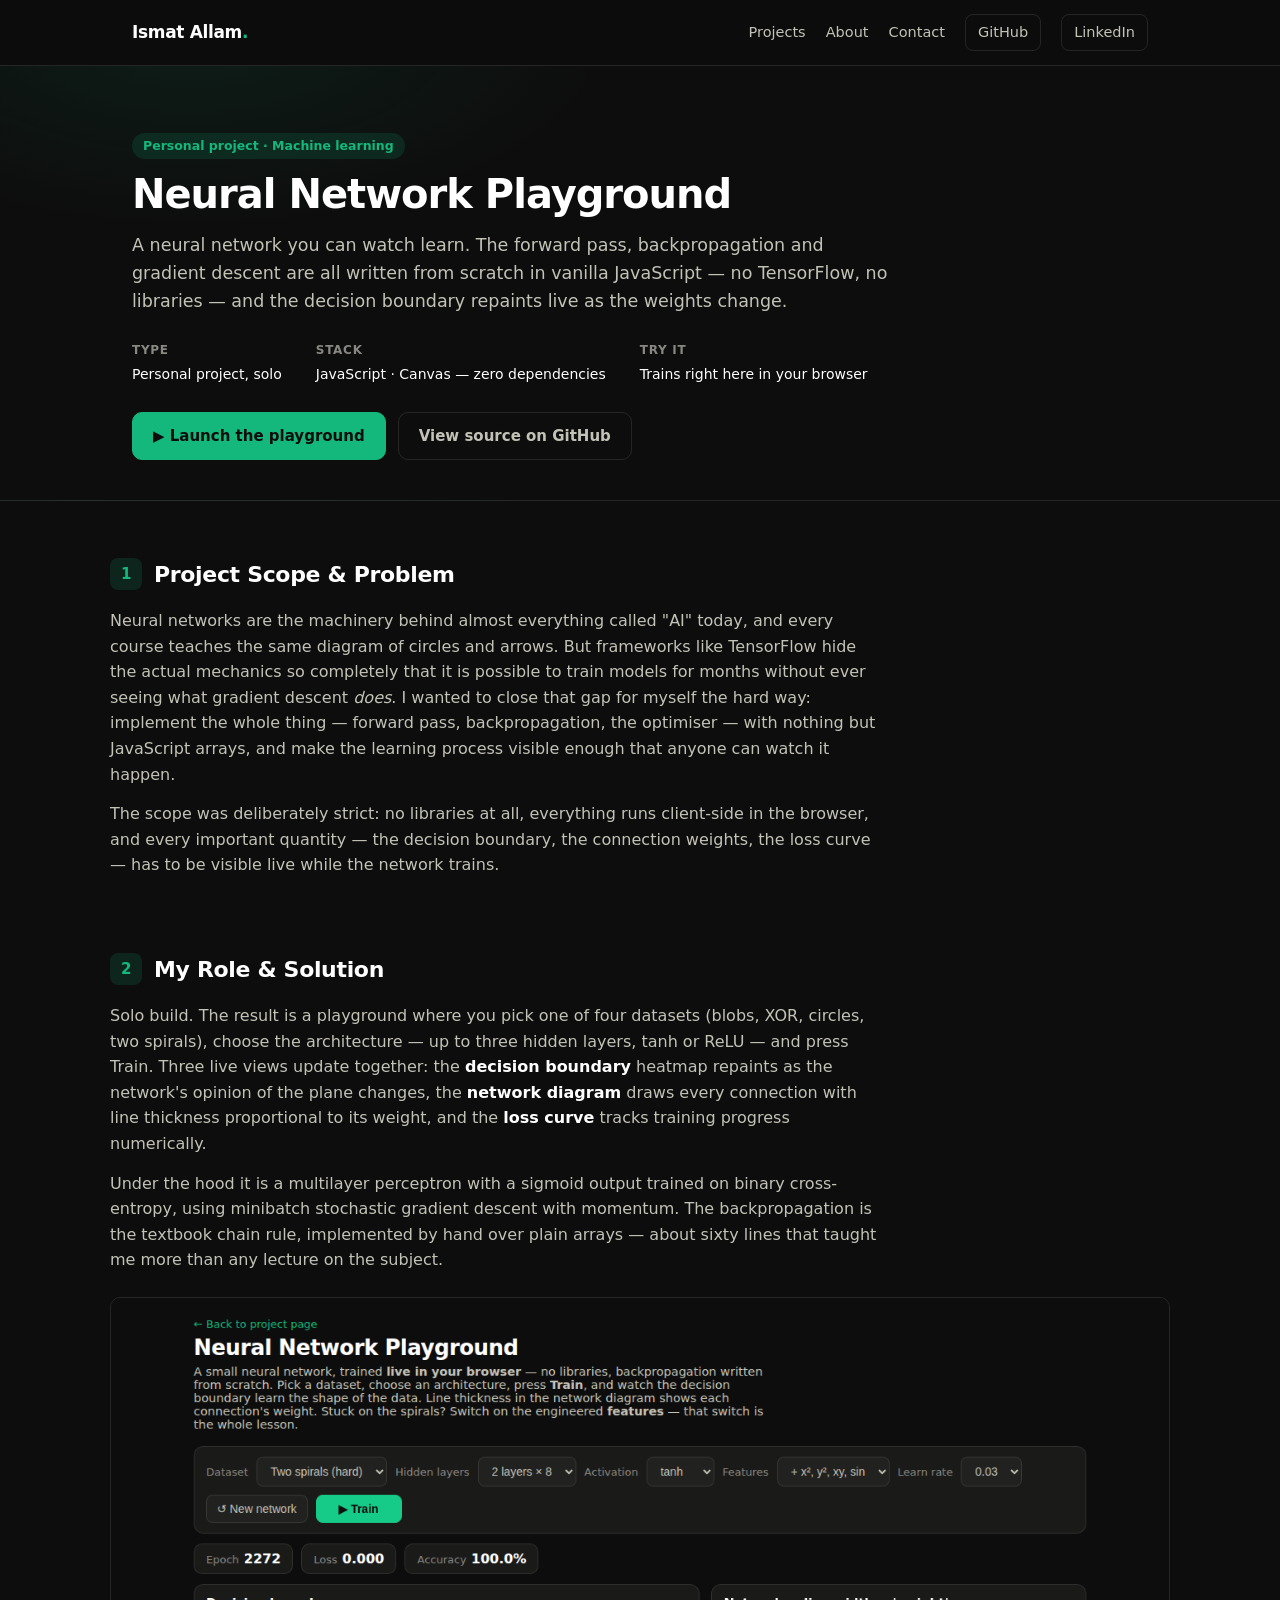
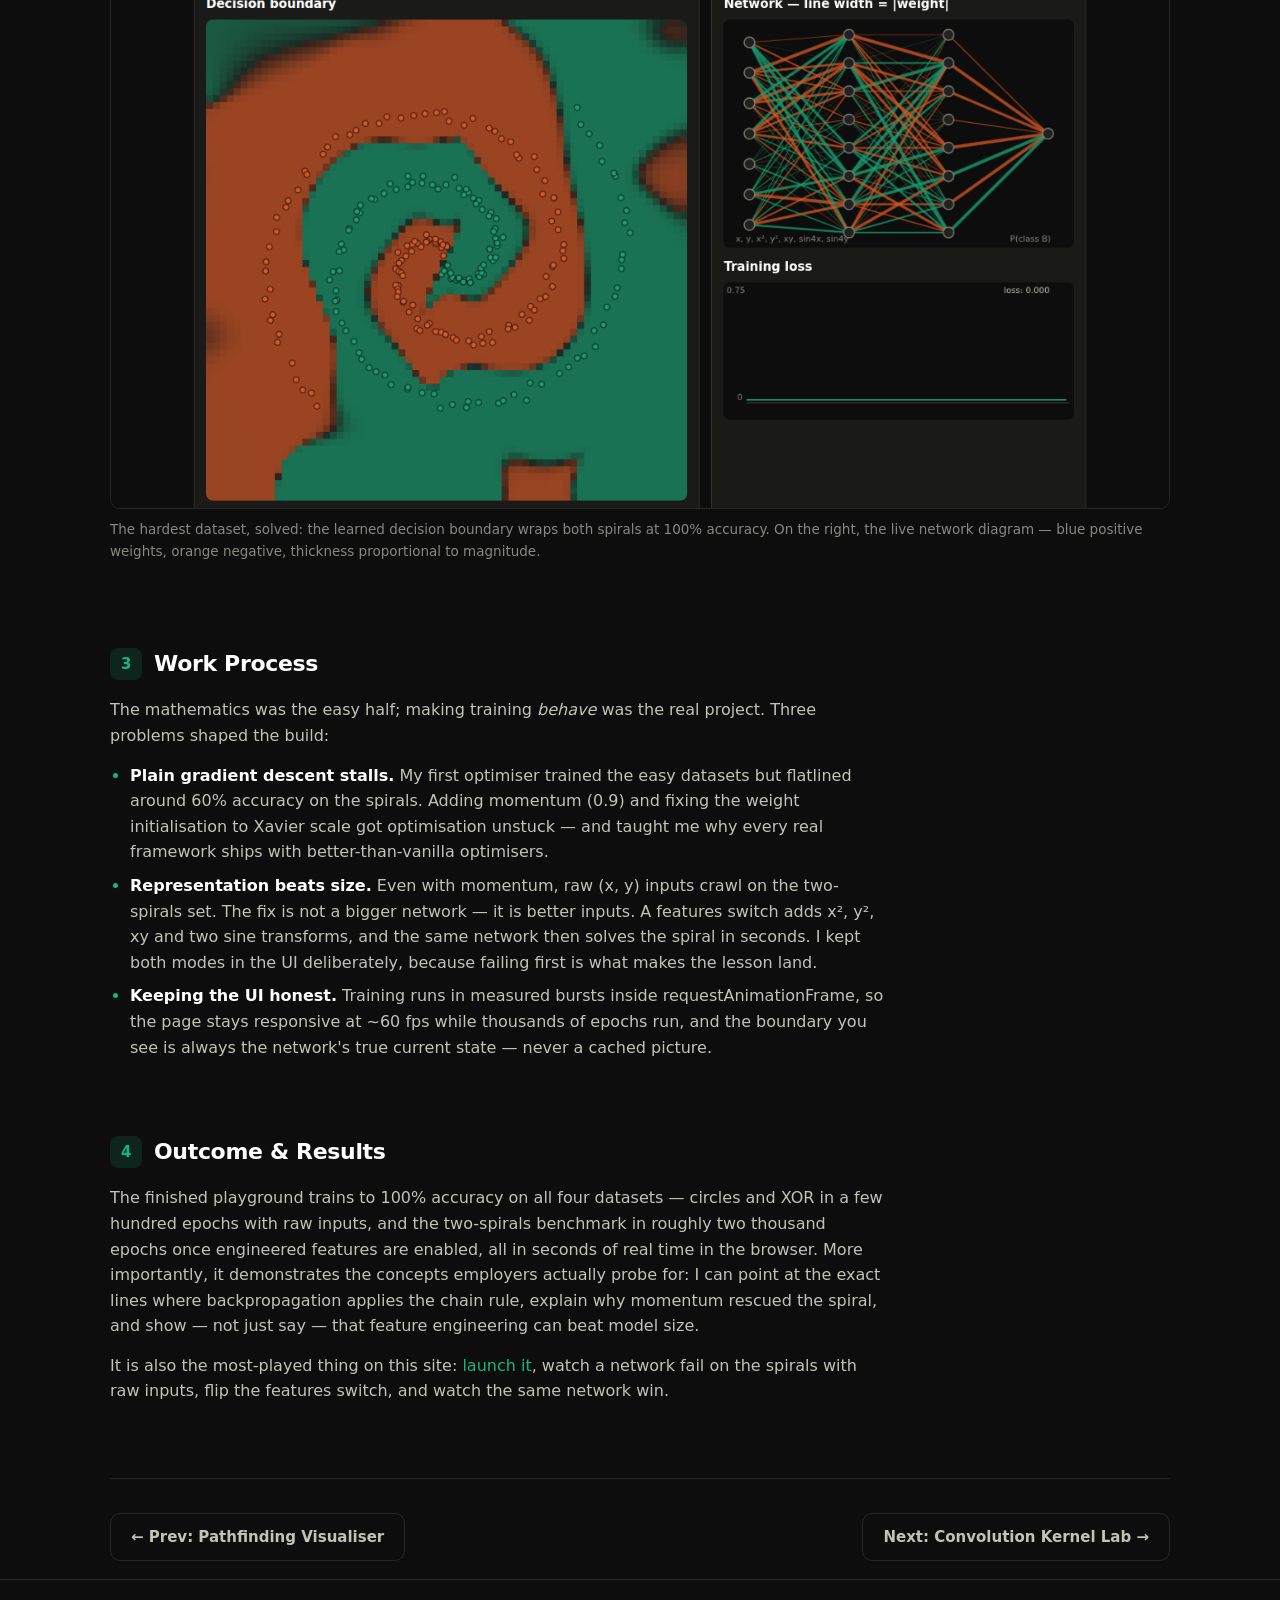
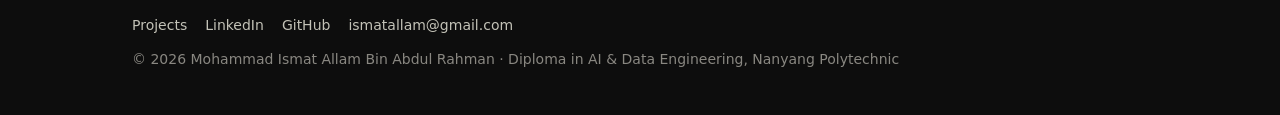
<file: projects/nn-playground.html>
<!DOCTYPE html>
<html lang="en">
<head>
<meta charset="UTF-8">
<meta name="viewport" content="width=device-width, initial-scale=1.0">
<title>Neural Network Playground — Ismat Allam</title>
<meta name="description" content="Case study: a neural network trained live in the browser — backpropagation from scratch in vanilla JavaScript, with live decision boundaries and a feature-engineering lesson.">
<link rel="stylesheet" href="../assets/style.css?v=4">
</head>
<body>

<nav>
  <div class="nav-inner">
    <a class="logo" href="../index.html">Ismat Allam<span>.</span></a>
    <div class="nav-links">
      <a href="../index.html#projects">Projects</a>
      <a href="../index.html#about">About</a>
      <a href="../index.html#contact">Contact</a>
      <a class="social" href="https://github.com/ismat-spec" target="_blank" rel="noopener">GitHub</a>
      <a class="social" href="https://www.linkedin.com/in/ismat-allam-7030122b6" target="_blank" rel="noopener">LinkedIn</a>
    </div>
  </div>
</nav>

<header class="case-hero">
  <div class="wrap">
    <span class="tag">Personal project · Machine learning</span>
    <h1>Neural Network Playground</h1>
    <p class="lead">A neural network you can watch learn. The forward pass, backpropagation and
    gradient descent are all written from scratch in vanilla JavaScript — no TensorFlow, no
    libraries — and the decision boundary repaints live as the weights change.</p>
    <div class="meta">
      <div><b>Type</b><span>Personal project, solo</span></div>
      <div><b>Stack</b><span>JavaScript · Canvas — zero dependencies</span></div>
      <div><b>Try it</b><span>Trains right here in your browser</span></div>
    </div>
    <div class="btn-row" style="margin-top:26px;">
      <a class="btn primary" href="nn/index.html">▶ Launch the playground</a>
      <a class="btn" href="https://github.com/ismat-spec/nn-playground" target="_blank" rel="noopener">View source on GitHub</a>
    </div>
  </div>
</header>

<div class="case-body wrap">

  <section class="case-section">
    <h2><span class="num">1</span>Project Scope &amp; Problem</h2>
    <p>Neural networks are the machinery behind almost everything called "AI" today, and every
    course teaches the same diagram of circles and arrows. But frameworks like TensorFlow hide
    the actual mechanics so completely that it is possible to train models for months without
    ever seeing what gradient descent <em>does</em>. I wanted to close that gap for myself the
    hard way: implement the whole thing — forward pass, backpropagation, the optimiser — with
    nothing but JavaScript arrays, and make the learning process visible enough that anyone can
    watch it happen.</p>
    <p>The scope was deliberately strict: no libraries at all, everything runs client-side in
    the browser, and every important quantity — the decision boundary, the connection weights,
    the loss curve — has to be visible live while the network trains.</p>
  </section>

  <section class="case-section">
    <h2><span class="num">2</span>My Role &amp; Solution</h2>
    <p>Solo build. The result is a playground where you pick one of four datasets (blobs, XOR,
    circles, two spirals), choose the architecture — up to three hidden layers, tanh or ReLU —
    and press Train. Three live views update together: the <strong style="color:var(--ink)">decision
    boundary</strong> heatmap repaints as the network's opinion of the plane changes, the
    <strong style="color:var(--ink)">network diagram</strong> draws every connection with line
    thickness proportional to its weight, and the <strong style="color:var(--ink)">loss curve</strong>
    tracks training progress numerically.</p>
    <p>Under the hood it is a multilayer perceptron with a sigmoid output trained on binary
    cross-entropy, using minibatch stochastic gradient descent with momentum. The
    backpropagation is the textbook chain rule, implemented by hand over plain arrays — about
    sixty lines that taught me more than any lecture on the subject.</p>
    <figure>
      <img src="../assets/img/nn_playground.png" alt="The playground after solving the two-spirals dataset: the decision boundary wraps both spirals at 100% accuracy, beside the live network weight diagram and loss curve" loading="lazy">
      <figcaption>The hardest dataset, solved: the learned decision boundary wraps both spirals at
      100% accuracy. On the right, the live network diagram — blue positive weights, orange
      negative, thickness proportional to magnitude.</figcaption>
    </figure>
  </section>

  <section class="case-section">
    <h2><span class="num">3</span>Work Process</h2>
    <p>The mathematics was the easy half; making training <em>behave</em> was the real project.
    Three problems shaped the build:</p>
    <ul>
      <li><strong style="color:var(--ink)">Plain gradient descent stalls.</strong> My first
      optimiser trained the easy datasets but flatlined around 60% accuracy on the spirals.
      Adding momentum (0.9) and fixing the weight initialisation to Xavier scale got optimisation
      unstuck — and taught me why every real framework ships with better-than-vanilla
      optimisers.</li>
      <li><strong style="color:var(--ink)">Representation beats size.</strong> Even with momentum,
      raw (x, y) inputs crawl on the two-spirals set. The fix is not a bigger network — it is
      better inputs. A features switch adds x², y², xy and two sine transforms, and the same
      network then solves the spiral in seconds. I kept both modes in the UI deliberately,
      because failing first is what makes the lesson land.</li>
      <li><strong style="color:var(--ink)">Keeping the UI honest.</strong> Training runs in
      measured bursts inside requestAnimationFrame, so the page stays responsive at ~60 fps while
      thousands of epochs run, and the boundary you see is always the network's true current
      state — never a cached picture.</li>
    </ul>
  </section>

  <section class="case-section">
    <h2><span class="num">4</span>Outcome &amp; Results</h2>
    <p>The finished playground trains to 100% accuracy on all four datasets — circles and XOR in
    a few hundred epochs with raw inputs, and the two-spirals benchmark in roughly two thousand
    epochs once engineered features are enabled, all in seconds of real time in the browser.
    More importantly, it demonstrates the concepts employers actually probe for: I can point at
    the exact lines where backpropagation applies the chain rule, explain why momentum rescued
    the spiral, and show — not just say — that feature engineering can beat model size.</p>
    <p>It is also the most-played thing on this site: <a href="nn/index.html">launch it</a>,
    watch a network fail on the spirals with raw inputs, flip the features switch, and watch the
    same network win.</p>
  </section>

  <div class="pager">
    <a class="btn" href="pathfinding-visualizer.html">← Prev: Pathfinding Visualiser</a>
    <a class="btn" href="kernel-lab.html">Next: Convolution Kernel Lab →</a>
  </div>
</div>

<footer>
  <div class="wrap">
    <div class="foot-links">
      <a href="../index.html#projects">Projects</a>
      <a href="https://www.linkedin.com/in/ismat-allam-7030122b6" target="_blank" rel="noopener">LinkedIn</a>
      <a href="https://github.com/ismat-spec" target="_blank" rel="noopener">GitHub</a>
      <a href="mailto:ismatallam@gmail.com">ismatallam@gmail.com</a>
    </div>
    <div>© 2026 Mohammad Ismat Allam Bin Abdul Rahman · Diploma in AI &amp; Data Engineering, Nanyang Polytechnic</div>
  </div>
</footer>

</body>
</html>
</file>
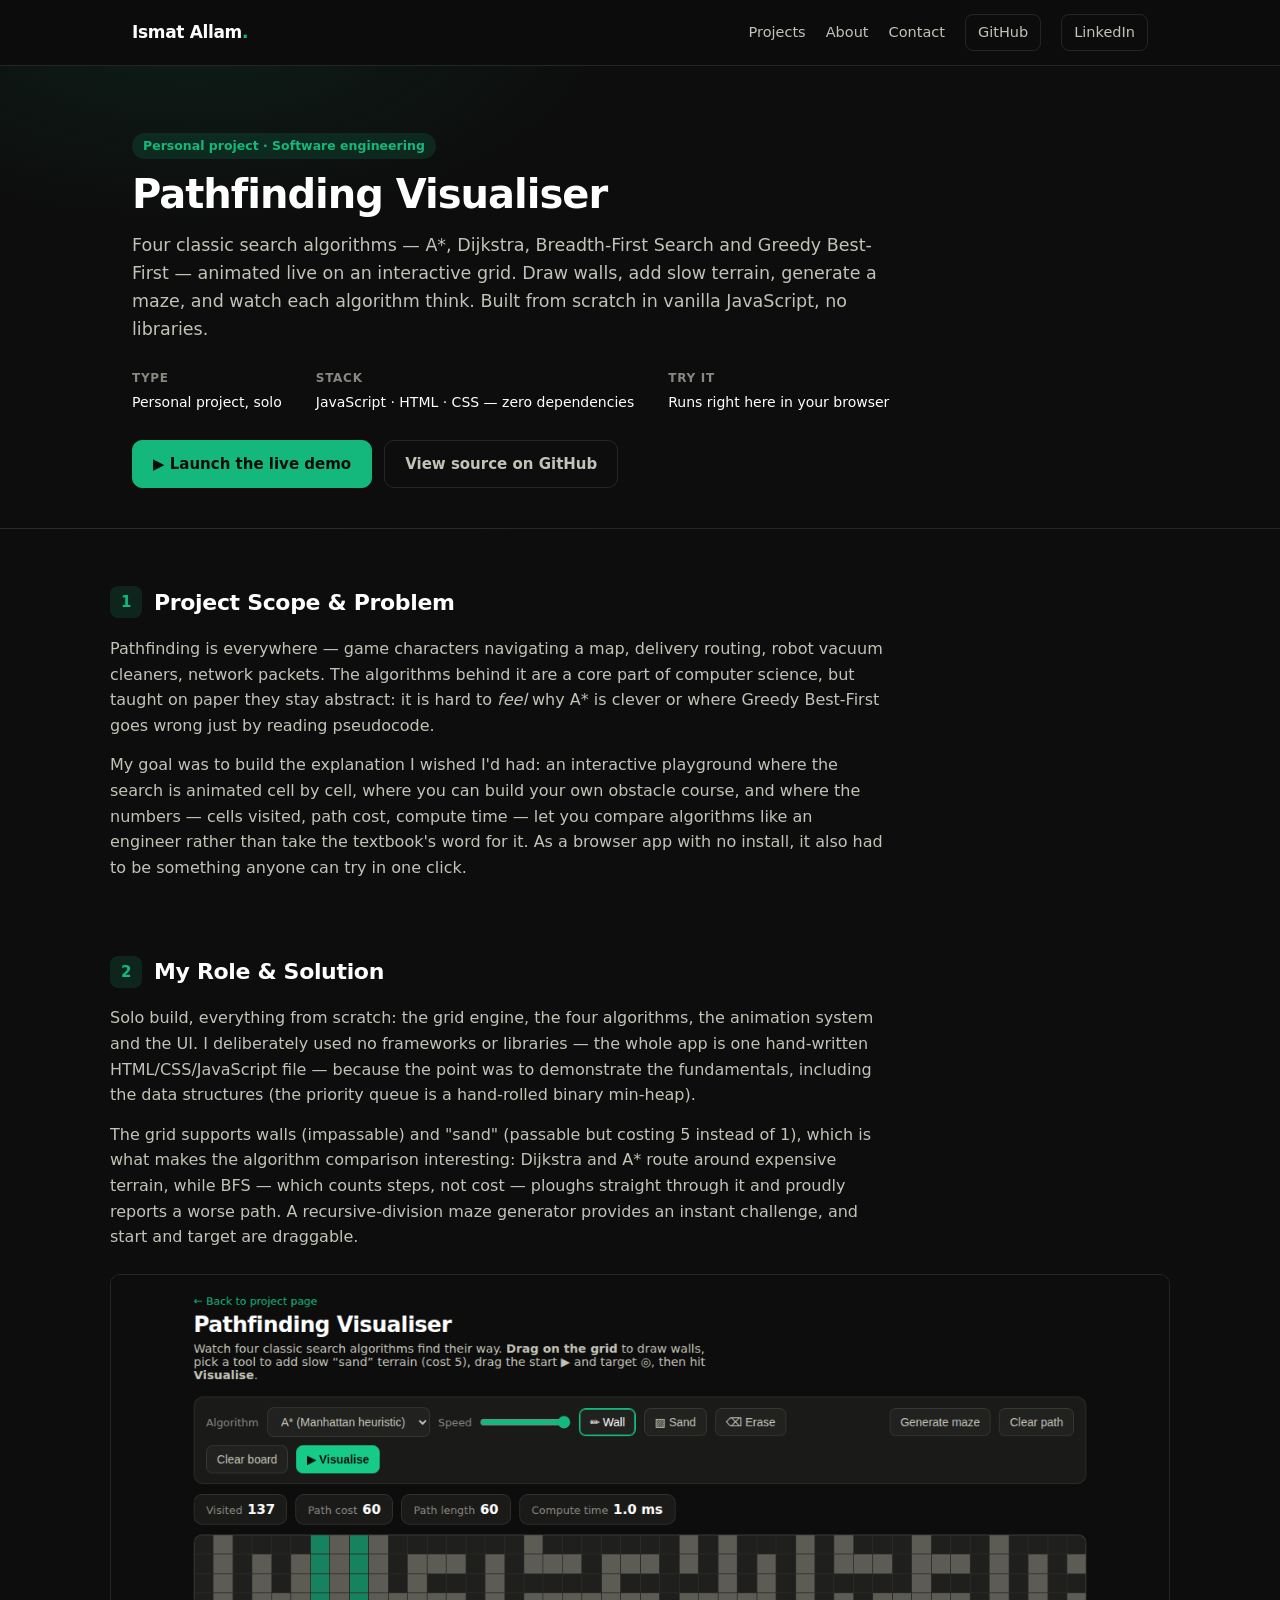
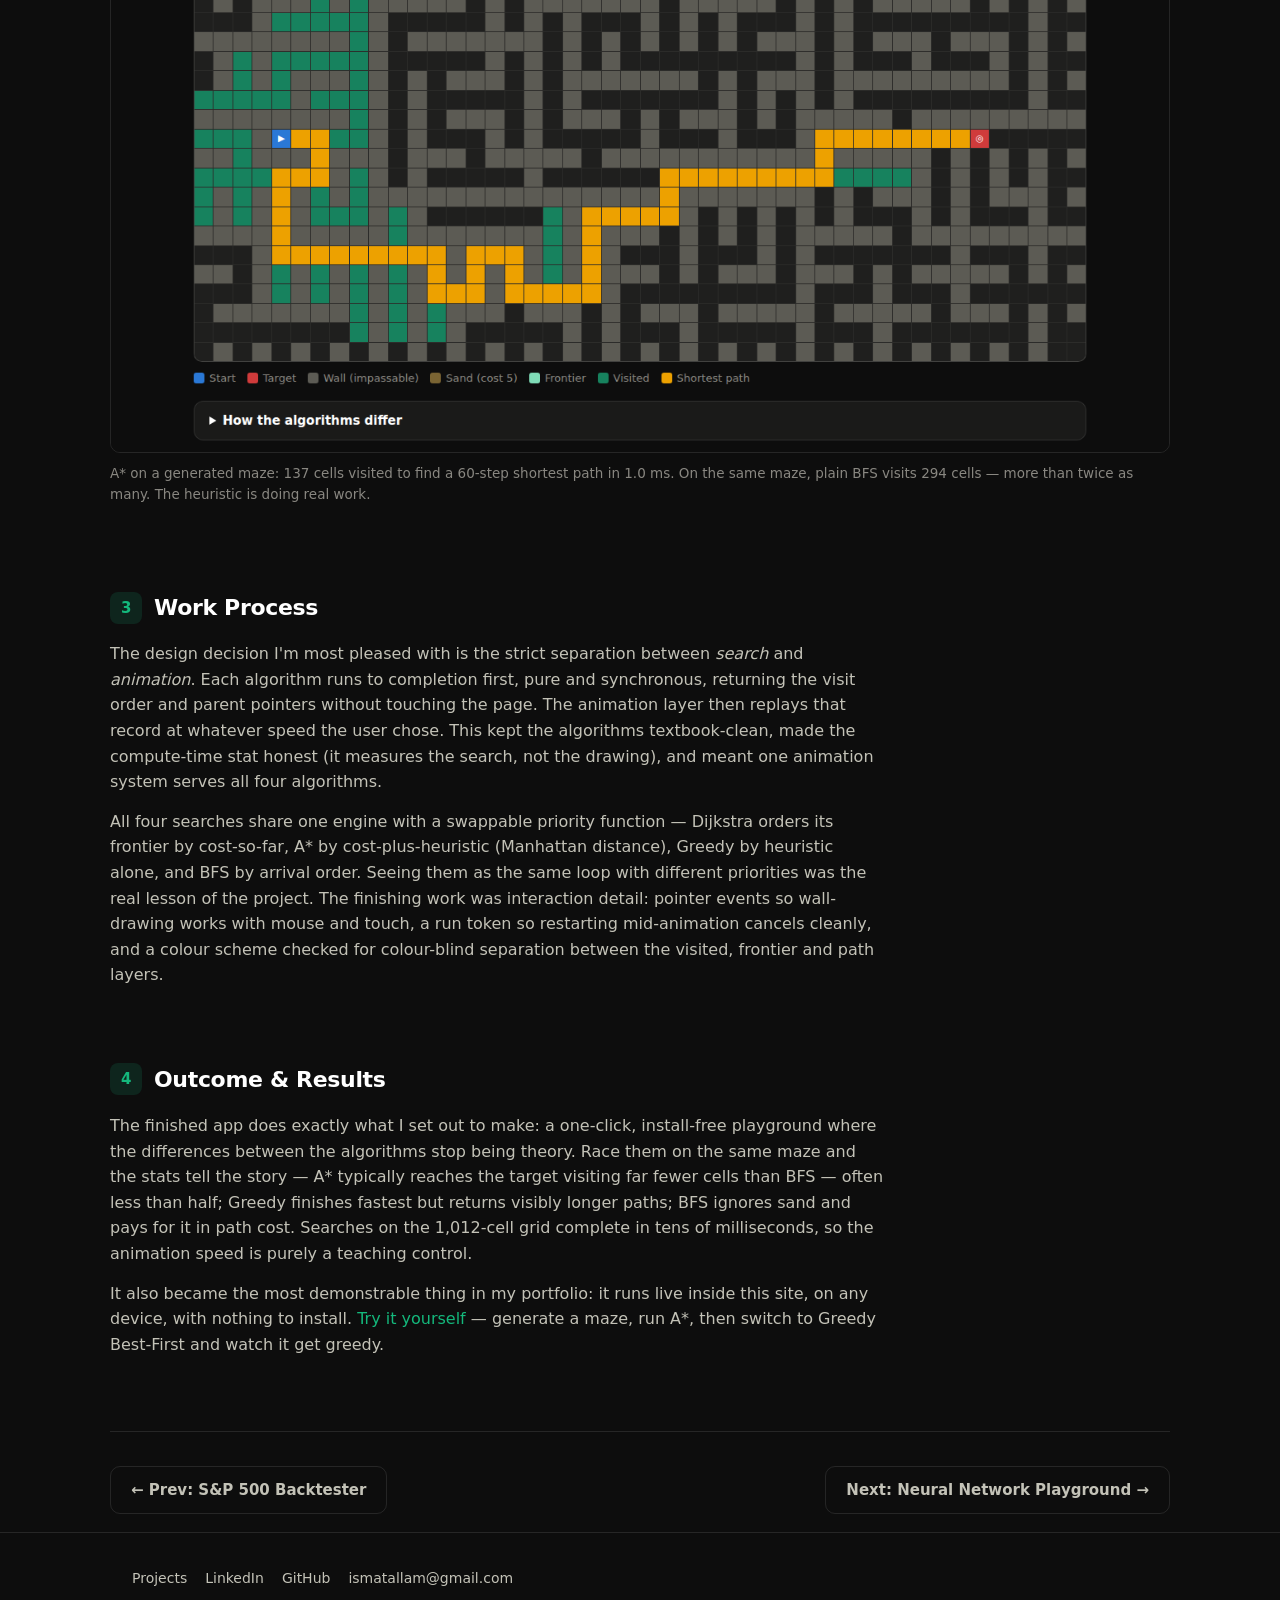
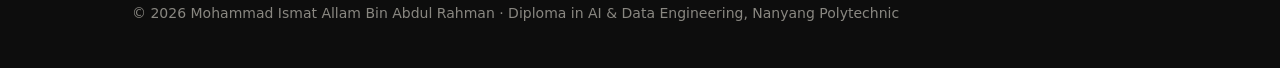
<file: projects/pathfinding-visualizer.html>
<!DOCTYPE html>
<html lang="en">
<head>
<meta charset="UTF-8">
<meta name="viewport" content="width=device-width, initial-scale=1.0">
<title>Pathfinding Visualiser — Ismat Allam</title>
<meta name="description" content="Case study: an interactive pathfinding visualiser — A*, Dijkstra, BFS and Greedy Best-First animated on a grid, built in vanilla JavaScript.">
<link rel="stylesheet" href="../assets/style.css?v=4">
</head>
<body>

<nav>
  <div class="nav-inner">
    <a class="logo" href="../index.html">Ismat Allam<span>.</span></a>
    <div class="nav-links">
      <a href="../index.html#projects">Projects</a>
      <a href="../index.html#about">About</a>
      <a href="../index.html#contact">Contact</a>
      <a class="social" href="https://github.com/ismat-spec" target="_blank" rel="noopener">GitHub</a>
      <a class="social" href="https://www.linkedin.com/in/ismat-allam-7030122b6" target="_blank" rel="noopener">LinkedIn</a>
    </div>
  </div>
</nav>

<header class="case-hero">
  <div class="wrap">
    <span class="tag">Personal project · Software engineering</span>
    <h1>Pathfinding Visualiser</h1>
    <p class="lead">Four classic search algorithms — A*, Dijkstra, Breadth-First Search and Greedy
    Best-First — animated live on an interactive grid. Draw walls, add slow terrain, generate a
    maze, and watch each algorithm think. Built from scratch in vanilla JavaScript, no libraries.</p>
    <div class="meta">
      <div><b>Type</b><span>Personal project, solo</span></div>
      <div><b>Stack</b><span>JavaScript · HTML · CSS — zero dependencies</span></div>
      <div><b>Try it</b><span>Runs right here in your browser</span></div>
    </div>
    <div class="btn-row" style="margin-top:26px;">
      <a class="btn primary" href="pathfinding/index.html">▶ Launch the live demo</a>
      <a class="btn" href="https://github.com/ismat-spec/pathfinding-visualiser" target="_blank" rel="noopener">View source on GitHub</a>
    </div>
  </div>
</header>

<div class="case-body wrap">

  <section class="case-section">
    <h2><span class="num">1</span>Project Scope &amp; Problem</h2>
    <p>Pathfinding is everywhere — game characters navigating a map, delivery routing, robot
    vacuum cleaners, network packets. The algorithms behind it are a core part of computer
    science, but taught on paper they stay abstract: it is hard to <em>feel</em> why A* is clever
    or where Greedy Best-First goes wrong just by reading pseudocode.</p>
    <p>My goal was to build the explanation I wished I'd had: an interactive playground where the
    search is animated cell by cell, where you can build your own obstacle course, and where the
    numbers — cells visited, path cost, compute time — let you compare algorithms like an
    engineer rather than take the textbook's word for it. As a browser app with no install, it
    also had to be something anyone can try in one click.</p>
  </section>

  <section class="case-section">
    <h2><span class="num">2</span>My Role &amp; Solution</h2>
    <p>Solo build, everything from scratch: the grid engine, the four algorithms, the animation
    system and the UI. I deliberately used no frameworks or libraries — the whole app is one
    hand-written HTML/CSS/JavaScript file — because the point was to demonstrate the fundamentals,
    including the data structures (the priority queue is a hand-rolled binary min-heap).</p>
    <p>The grid supports walls (impassable) and "sand" (passable but costing 5 instead of 1),
    which is what makes the algorithm comparison interesting: Dijkstra and A* route around
    expensive terrain, while BFS — which counts steps, not cost — ploughs straight through it and
    proudly reports a worse path. A recursive-division maze generator provides an instant
    challenge, and start and target are draggable.</p>
    <figure>
      <img src="../assets/img/pathfinding_astar.png" alt="The visualiser after an A* run: blue visited cells and an orange shortest path threading through a generated maze" loading="lazy">
      <figcaption>A* on a generated maze: 137 cells visited to find a 60-step shortest path in
      1.0 ms. On the same maze, plain BFS visits 294 cells — more than twice as many. The
      heuristic is doing real work.</figcaption>
    </figure>
  </section>

  <section class="case-section">
    <h2><span class="num">3</span>Work Process</h2>
    <p>The design decision I'm most pleased with is the strict separation between
    <em>search</em> and <em>animation</em>. Each algorithm runs to completion first, pure and
    synchronous, returning the visit order and parent pointers without touching the page. The
    animation layer then replays that record at whatever speed the user chose. This kept the
    algorithms textbook-clean, made the compute-time stat honest (it measures the search, not the
    drawing), and meant one animation system serves all four algorithms.</p>
    <p>All four searches share one engine with a swappable priority function — Dijkstra orders its
    frontier by cost-so-far, A* by cost-plus-heuristic (Manhattan distance), Greedy by heuristic
    alone, and BFS by arrival order. Seeing them as the same loop with different priorities was
    the real lesson of the project. The finishing work was interaction detail: pointer events so
    wall-drawing works with mouse and touch, a run token so restarting mid-animation cancels
    cleanly, and a colour scheme checked for colour-blind separation between the visited,
    frontier and path layers.</p>
  </section>

  <section class="case-section">
    <h2><span class="num">4</span>Outcome &amp; Results</h2>
    <p>The finished app does exactly what I set out to make: a one-click, install-free playground
    where the differences between the algorithms stop being theory. Race them on the same maze
    and the stats tell the story — A* typically reaches the target visiting far fewer cells than BFS — often less than half;
    Greedy finishes fastest but returns visibly longer paths; BFS ignores sand and pays for it in
    path cost. Searches on the 1,012-cell grid complete in tens of milliseconds, so the animation
    speed is purely a teaching control.</p>
    <p>It also became the most demonstrable thing in my portfolio: it runs live inside this site,
    on any device, with nothing to install. <a href="pathfinding/index.html">Try it yourself</a> —
    generate a maze, run A*, then switch to Greedy Best-First and watch it get greedy.</p>
  </section>

  <div class="pager">
    <a class="btn" href="quant-backtester.html">← Prev: S&amp;P 500 Backtester</a>
    <a class="btn" href="nn-playground.html">Next: Neural Network Playground →</a>
  </div>
</div>

<footer>
  <div class="wrap">
    <div class="foot-links">
      <a href="../index.html#projects">Projects</a>
      <a href="https://www.linkedin.com/in/ismat-allam-7030122b6" target="_blank" rel="noopener">LinkedIn</a>
      <a href="https://github.com/ismat-spec" target="_blank" rel="noopener">GitHub</a>
      <a href="mailto:ismatallam@gmail.com">ismatallam@gmail.com</a>
    </div>
    <div>© 2026 Mohammad Ismat Allam Bin Abdul Rahman · Diploma in AI &amp; Data Engineering, Nanyang Polytechnic</div>
  </div>
</footer>

</body>
</html>
</file>
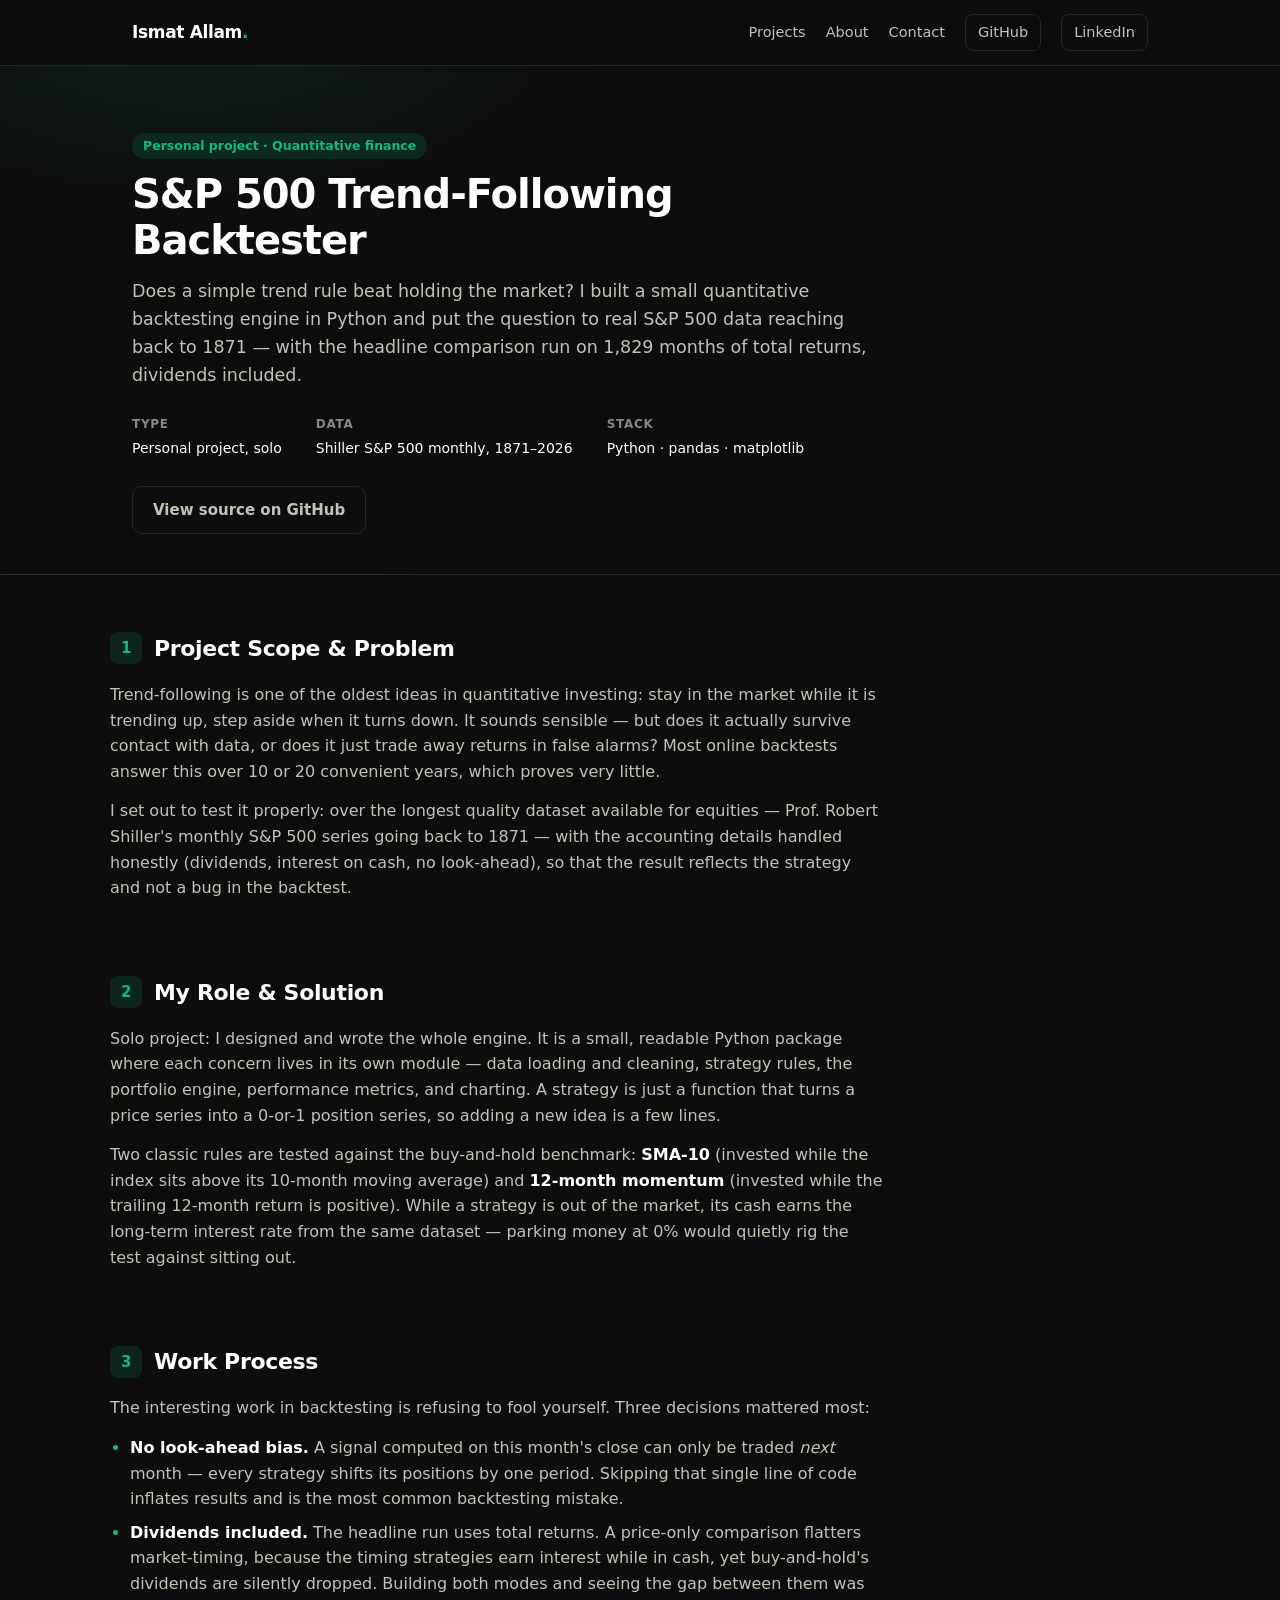
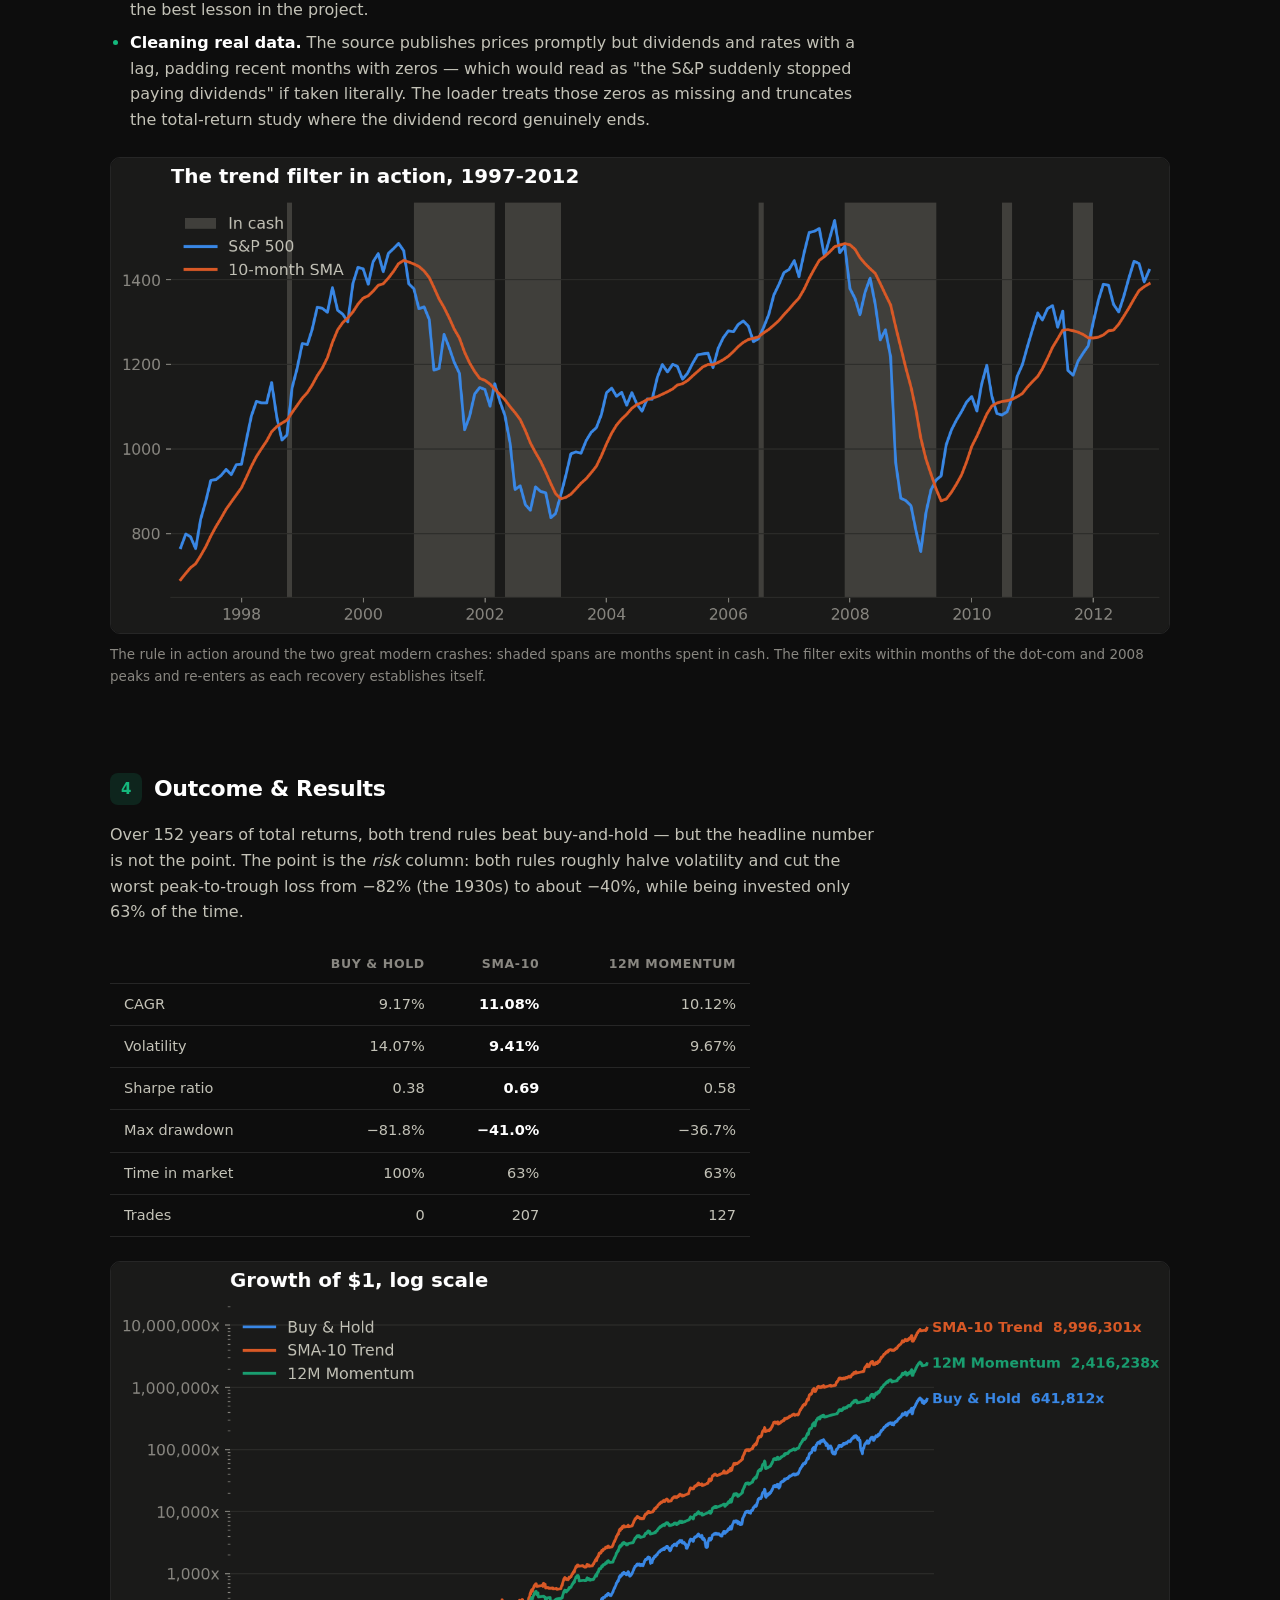
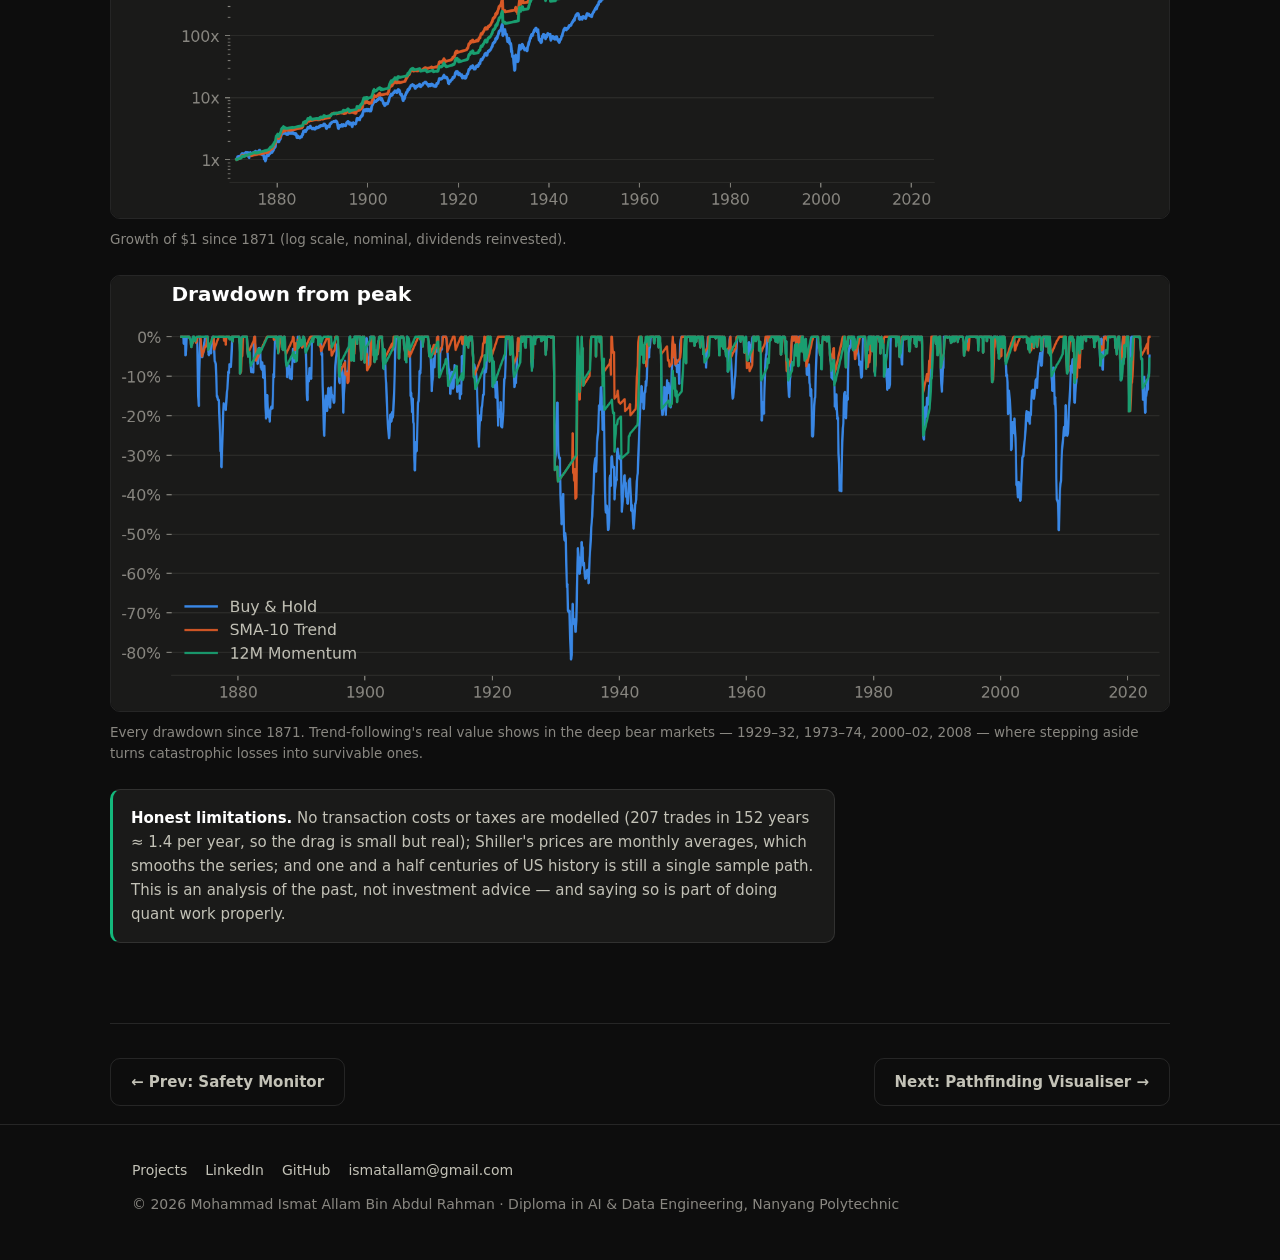
<file: projects/quant-backtester.html>
<!DOCTYPE html>
<html lang="en">
<head>
<meta charset="UTF-8">
<meta name="viewport" content="width=device-width, initial-scale=1.0">
<title>S&P 500 Trend-Following Backtester — Ismat Allam</title>
<meta name="description" content="Case study: a Python backtesting engine testing trend-following against buy-and-hold on 155 years of real S&P 500 data.">
<link rel="stylesheet" href="../assets/style.css?v=4">
</head>
<body>

<nav>
  <div class="nav-inner">
    <a class="logo" href="../index.html">Ismat Allam<span>.</span></a>
    <div class="nav-links">
      <a href="../index.html#projects">Projects</a>
      <a href="../index.html#about">About</a>
      <a href="../index.html#contact">Contact</a>
      <a class="social" href="https://github.com/ismat-spec" target="_blank" rel="noopener">GitHub</a>
      <a class="social" href="https://www.linkedin.com/in/ismat-allam-7030122b6" target="_blank" rel="noopener">LinkedIn</a>
    </div>
  </div>
</nav>

<header class="case-hero">
  <div class="wrap">
    <span class="tag">Personal project · Quantitative finance</span>
    <h1>S&amp;P 500 Trend-Following Backtester</h1>
    <p class="lead">Does a simple trend rule beat holding the market? I built a small quantitative
    backtesting engine in Python and put the question to real S&amp;P 500 data reaching back to
    1871 — with the headline comparison run on 1,829 months of total returns, dividends included.</p>
    <div class="meta">
      <div><b>Type</b><span>Personal project, solo</span></div>
      <div><b>Data</b><span>Shiller S&amp;P 500 monthly, 1871–2026</span></div>
      <div><b>Stack</b><span>Python · pandas · matplotlib</span></div>
    </div>
    <div class="btn-row" style="margin-top:26px;">
      <a class="btn" href="https://github.com/ismat-spec/sp500-trend-backtester" target="_blank" rel="noopener">View source on GitHub</a>
    </div>
  </div>
</header>

<div class="case-body wrap">

  <section class="case-section">
    <h2><span class="num">1</span>Project Scope &amp; Problem</h2>
    <p>Trend-following is one of the oldest ideas in quantitative investing: stay in the market
    while it is trending up, step aside when it turns down. It sounds sensible — but does it
    actually survive contact with data, or does it just trade away returns in false alarms? Most
    online backtests answer this over 10 or 20 convenient years, which proves very little.</p>
    <p>I set out to test it properly: over the longest quality dataset available for equities —
    Prof. Robert Shiller's monthly S&amp;P 500 series going back to 1871 — with the accounting
    details handled honestly (dividends, interest on cash, no look-ahead), so that the result
    reflects the strategy and not a bug in the backtest.</p>
  </section>

  <section class="case-section">
    <h2><span class="num">2</span>My Role &amp; Solution</h2>
    <p>Solo project: I designed and wrote the whole engine. It is a small, readable Python package
    where each concern lives in its own module — data loading and cleaning, strategy rules,
    the portfolio engine, performance metrics, and charting. A strategy is just a function that
    turns a price series into a 0-or-1 position series, so adding a new idea is a few lines.</p>
    <p>Two classic rules are tested against the buy-and-hold benchmark: <strong style="color:var(--ink)">SMA-10</strong>
    (invested while the index sits above its 10-month moving average) and
    <strong style="color:var(--ink)">12-month momentum</strong> (invested while the trailing
    12-month return is positive). While a strategy is out of the market, its cash earns the
    long-term interest rate from the same dataset — parking money at 0% would quietly rig the
    test against sitting out.</p>
  </section>

  <section class="case-section">
    <h2><span class="num">3</span>Work Process</h2>
    <p>The interesting work in backtesting is refusing to fool yourself. Three decisions mattered
    most:</p>
    <ul>
      <li><strong style="color:var(--ink)">No look-ahead bias.</strong> A signal computed on this
      month's close can only be traded <em>next</em> month — every strategy shifts its positions
      by one period. Skipping that single line of code inflates results and is the most common
      backtesting mistake.</li>
      <li><strong style="color:var(--ink)">Dividends included.</strong> The headline run uses total
      returns. A price-only comparison flatters market-timing, because the timing strategies earn
      interest while in cash, yet buy-and-hold's dividends are silently dropped. Building both
      modes and seeing the gap between them was the best lesson in the project.</li>
      <li><strong style="color:var(--ink)">Cleaning real data.</strong> The source publishes prices
      promptly but dividends and rates with a lag, padding recent months with zeros — which would
      read as "the S&amp;P suddenly stopped paying dividends" if taken literally. The loader
      treats those zeros as missing and truncates the total-return study where the dividend
      record genuinely ends.</li>
    </ul>
    <figure>
      <img src="../assets/img/signal_zoom.png" alt="S&P 500 price and its 10-month moving average from 1997 to 2012, with out-of-market periods shaded during the dot-com and 2008 crashes" loading="lazy">
      <figcaption>The rule in action around the two great modern crashes: shaded spans are months
      spent in cash. The filter exits within months of the dot-com and 2008 peaks and re-enters
      as each recovery establishes itself.</figcaption>
    </figure>
  </section>

  <section class="case-section">
    <h2><span class="num">4</span>Outcome &amp; Results</h2>
    <p>Over 152 years of total returns, both trend rules beat buy-and-hold — but the headline
    number is not the point. The point is the <em>risk</em> column: both rules roughly halve
    volatility and cut the worst peak-to-trough loss from −82% (the 1930s) to about −40%,
    while being invested only 63% of the time.</p>

    <table class="results">
      <tr><th></th><th>Buy &amp; Hold</th><th>SMA-10</th><th>12M Momentum</th></tr>
      <tr><td>CAGR</td><td>9.17%</td><td class="hl">11.08%</td><td>10.12%</td></tr>
      <tr><td>Volatility</td><td>14.07%</td><td class="hl">9.41%</td><td>9.67%</td></tr>
      <tr><td>Sharpe ratio</td><td>0.38</td><td class="hl">0.69</td><td>0.58</td></tr>
      <tr><td>Max drawdown</td><td>−81.8%</td><td class="hl">−41.0%</td><td>−36.7%</td></tr>
      <tr><td>Time in market</td><td>100%</td><td>63%</td><td>63%</td></tr>
      <tr><td>Trades</td><td>0</td><td>207</td><td>127</td></tr>
    </table>

    <figure>
      <img src="../assets/img/equity_curves.png" alt="Log-scale equity curves 1871 to 2023: SMA-10 trend grows one dollar to about 9 million times, momentum 2.4 million, buy and hold 642 thousand" loading="lazy">
      <figcaption>Growth of $1 since 1871 (log scale, nominal, dividends reinvested).</figcaption>
    </figure>
    <figure>
      <img src="../assets/img/drawdowns.png" alt="Drawdown chart: buy and hold falls 82 percent in the 1930s while both trend strategies stay near 40 percent at worst" loading="lazy">
      <figcaption>Every drawdown since 1871. Trend-following's real value shows in the deep bear
      markets — 1929–32, 1973–74, 2000–02, 2008 — where stepping aside turns catastrophic losses
      into survivable ones.</figcaption>
    </figure>

    <div class="callout"><strong style="color:var(--ink)">Honest limitations.</strong> No
    transaction costs or taxes are modelled (207 trades in 152 years ≈ 1.4 per year, so the drag
    is small but real); Shiller's prices are monthly averages, which smooths the series; and one
    and a half centuries of US history is still a single sample path. This is an analysis of the
    past, not investment advice — and saying so is part of doing quant work properly.</div>
  </section>

  <div class="pager">
    <a class="btn" href="safety-monitoring.html">← Prev: Safety Monitor</a>
    <a class="btn" href="pathfinding-visualizer.html">Next: Pathfinding Visualiser →</a>
  </div>
</div>

<footer>
  <div class="wrap">
    <div class="foot-links">
      <a href="../index.html#projects">Projects</a>
      <a href="https://www.linkedin.com/in/ismat-allam-7030122b6" target="_blank" rel="noopener">LinkedIn</a>
      <a href="https://github.com/ismat-spec" target="_blank" rel="noopener">GitHub</a>
      <a href="mailto:ismatallam@gmail.com">ismatallam@gmail.com</a>
    </div>
    <div>© 2026 Mohammad Ismat Allam Bin Abdul Rahman · Diploma in AI &amp; Data Engineering, Nanyang Polytechnic</div>
  </div>
</footer>

</body>
</html>
</file>
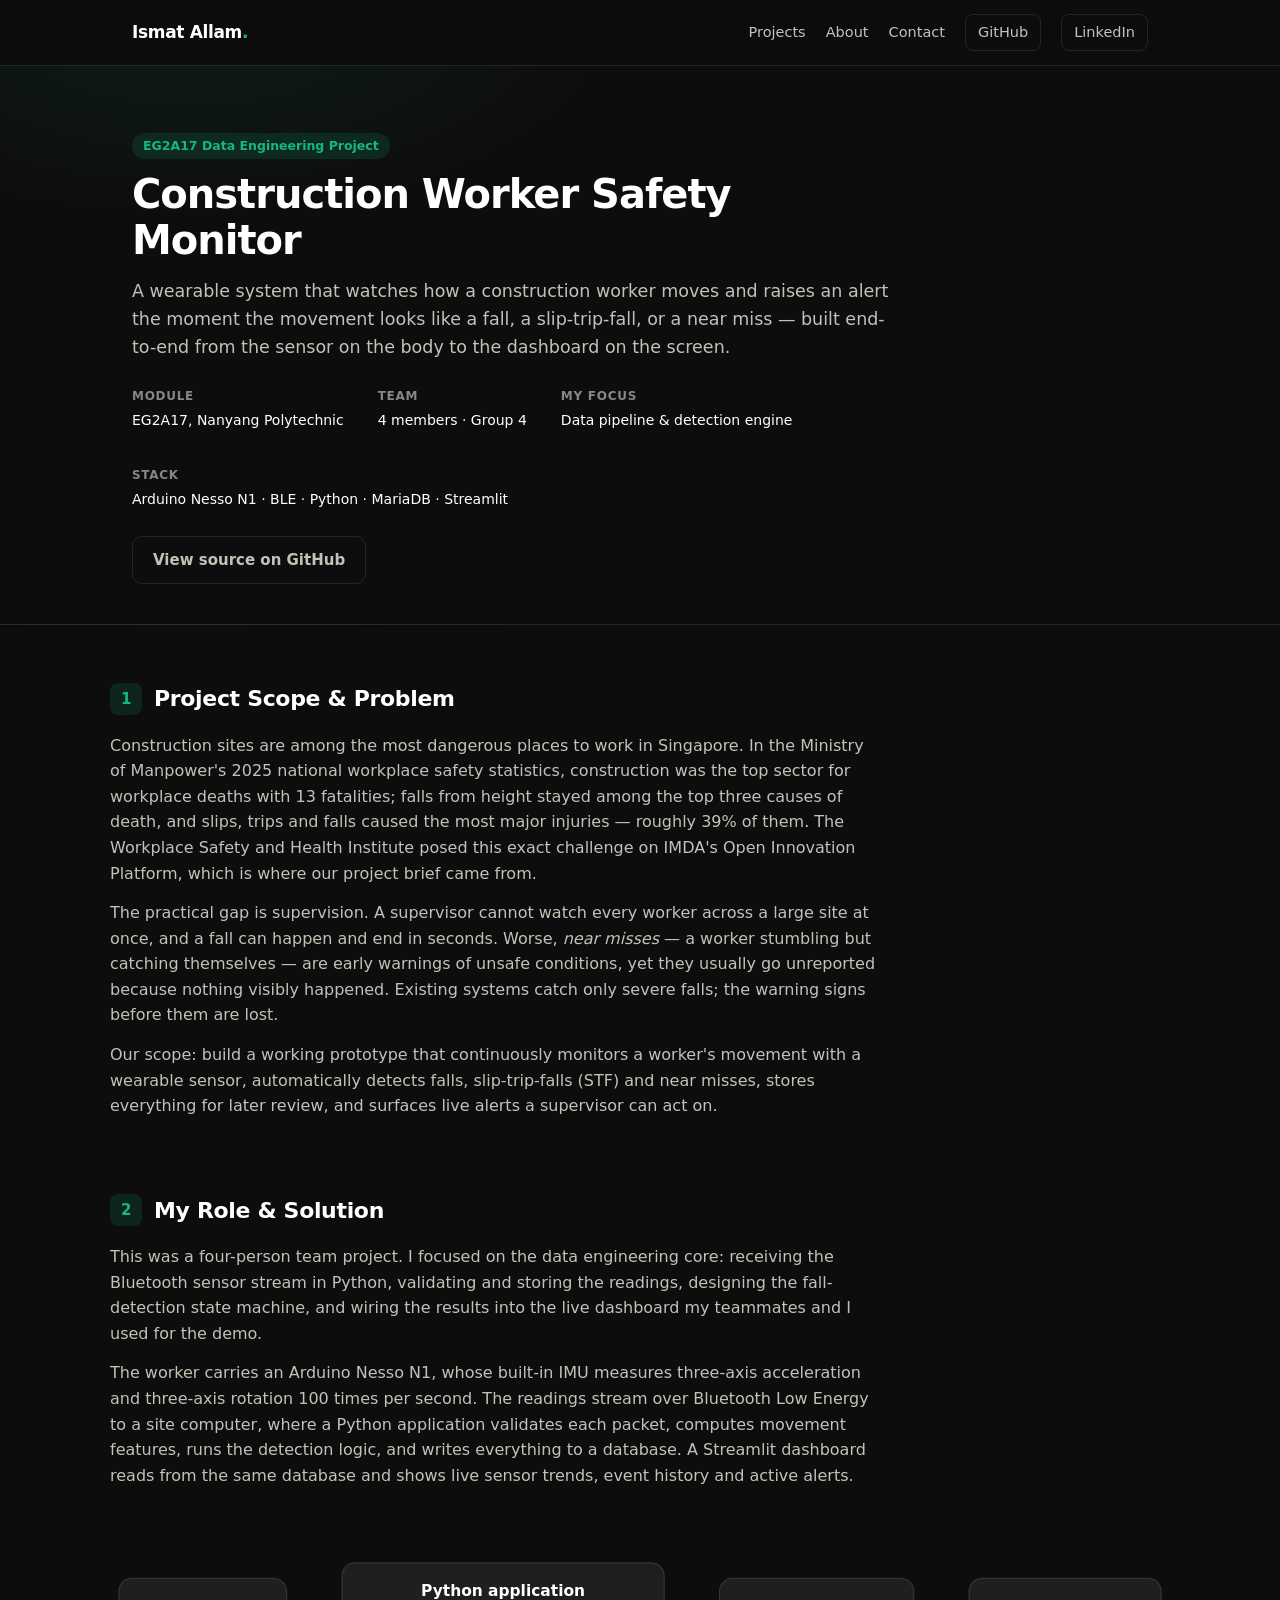
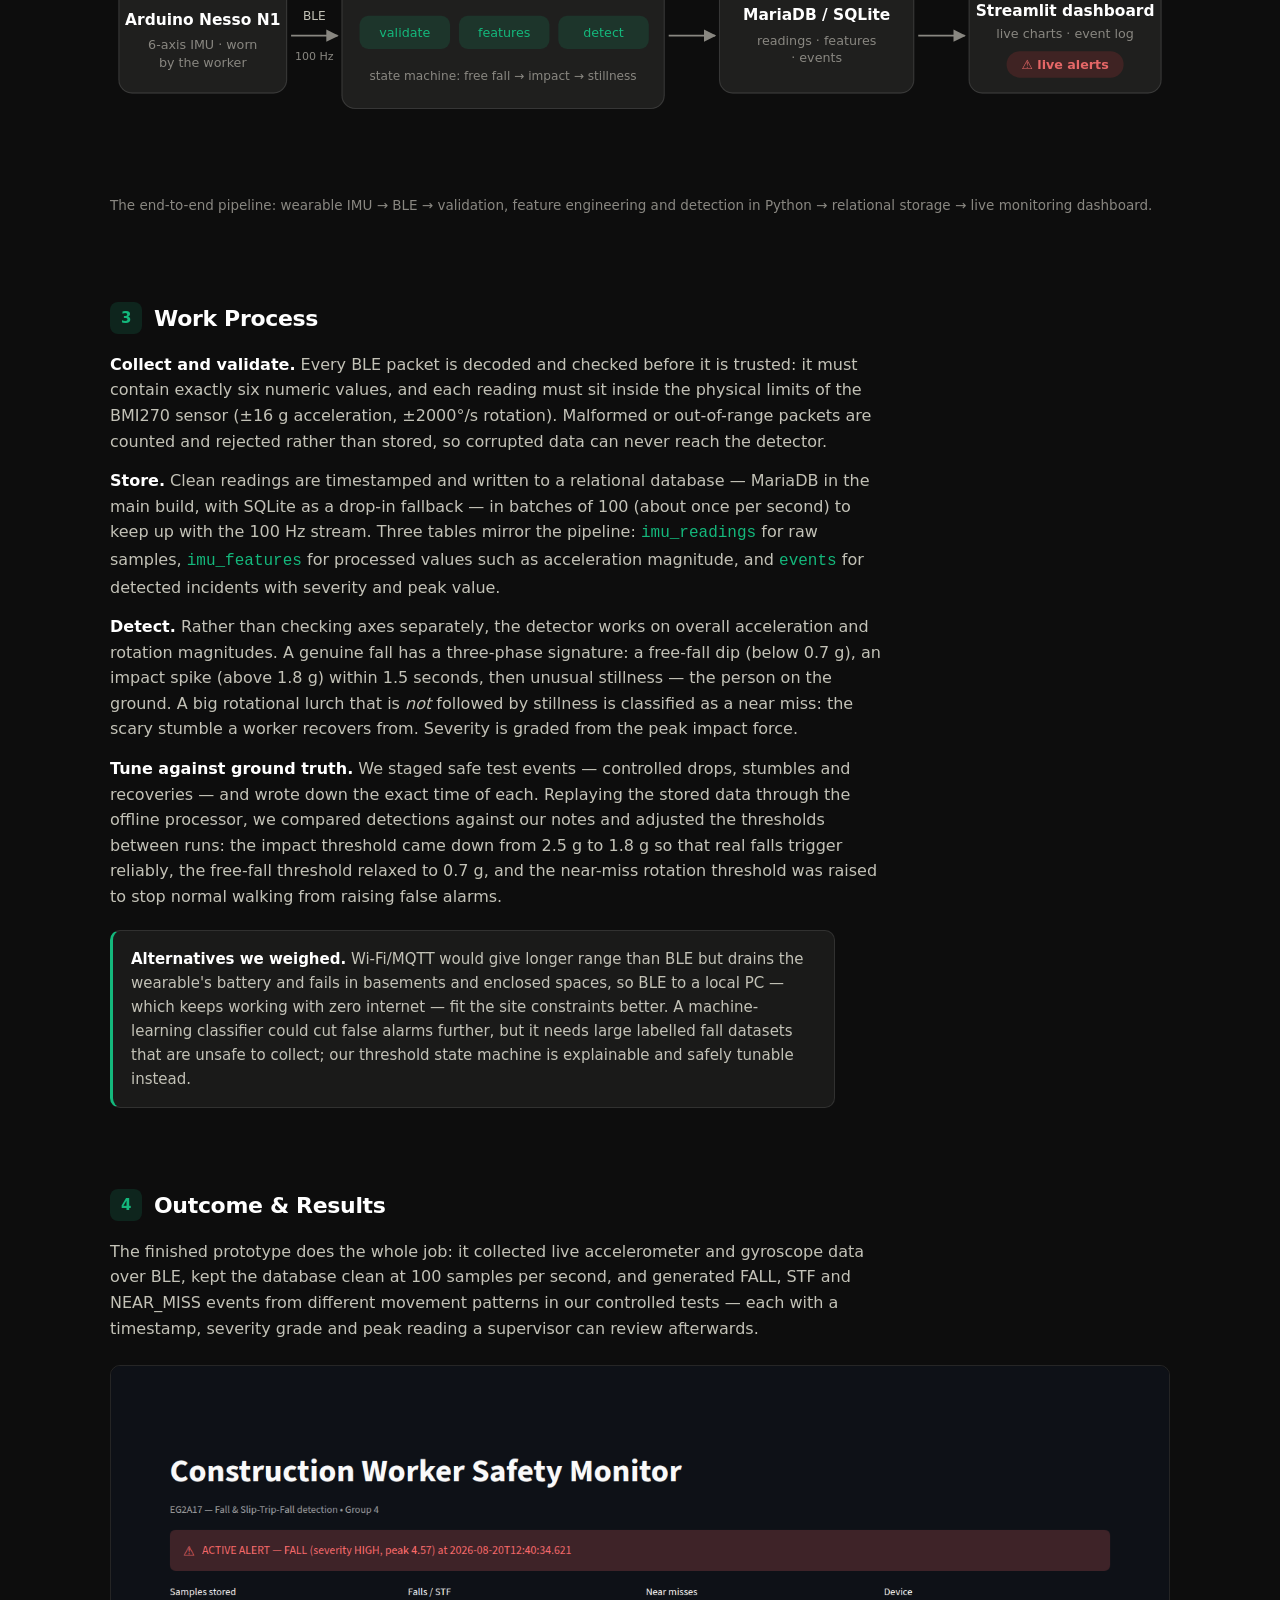
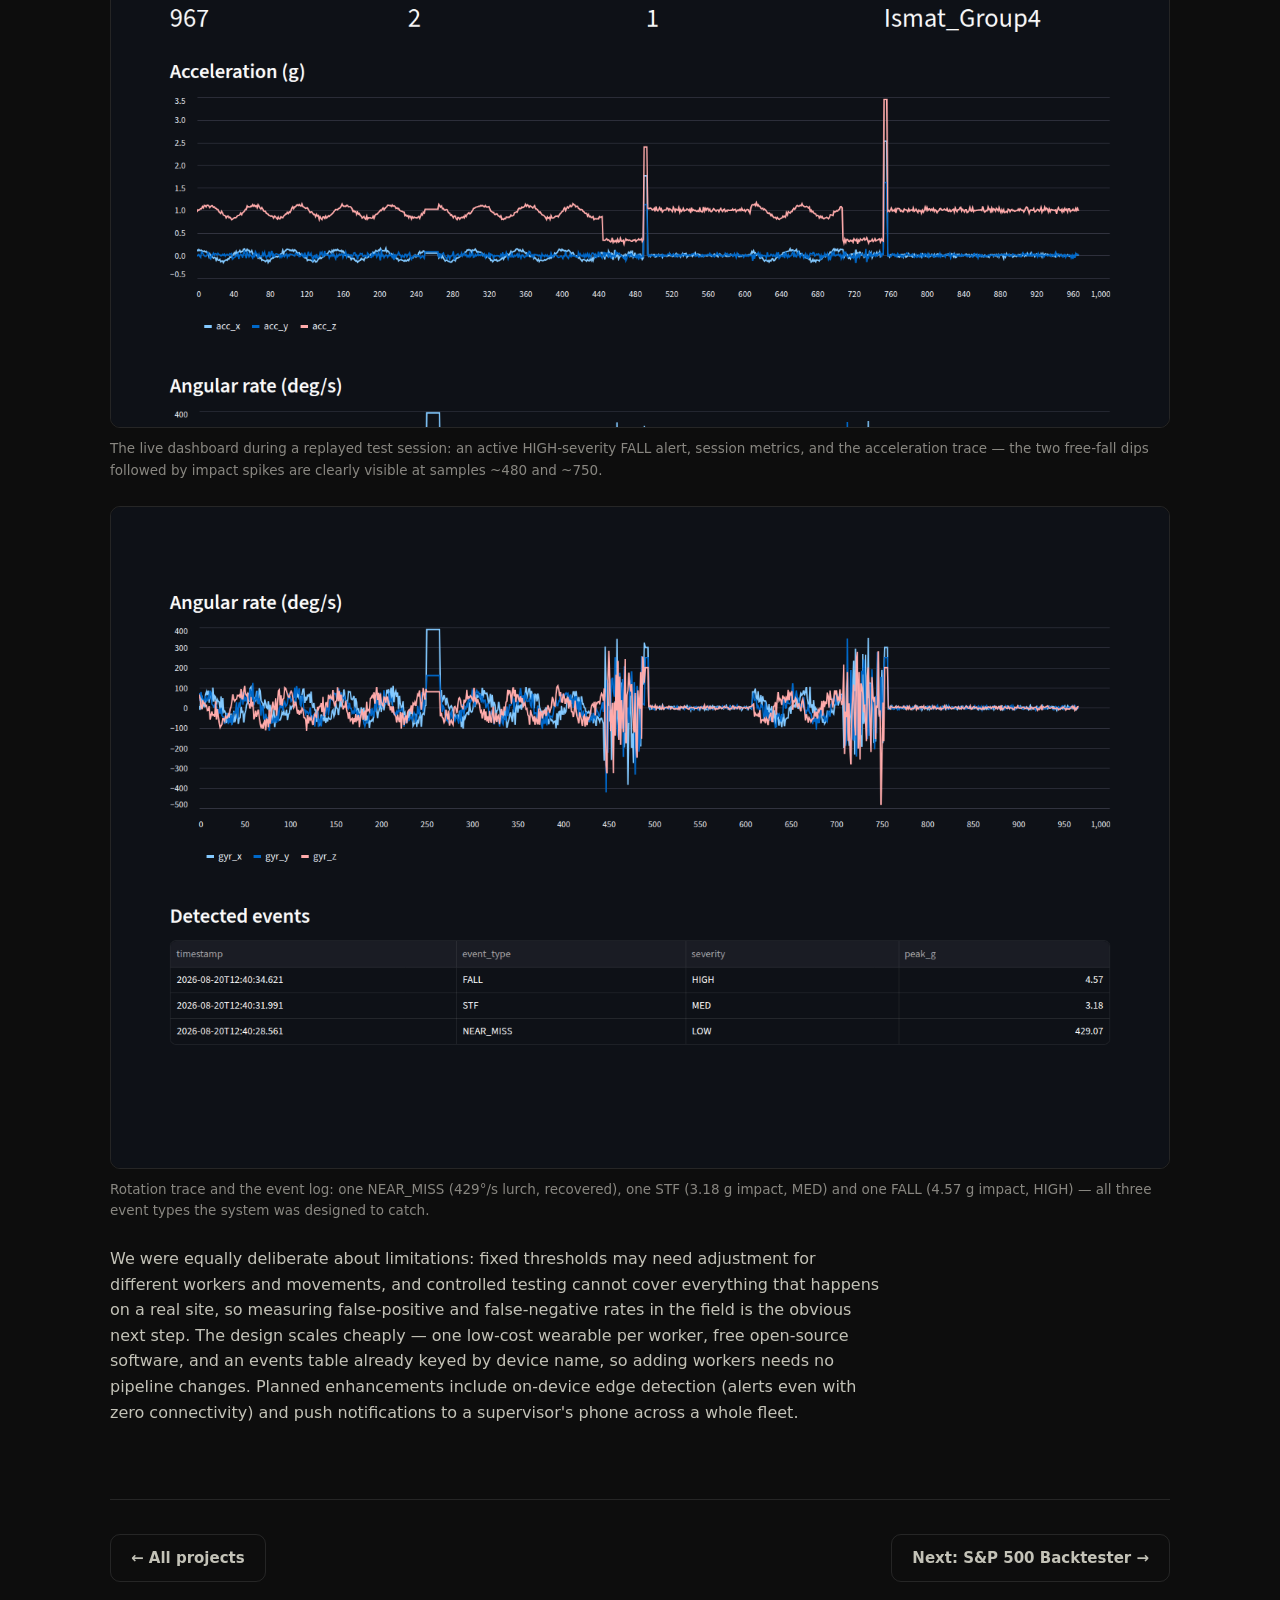
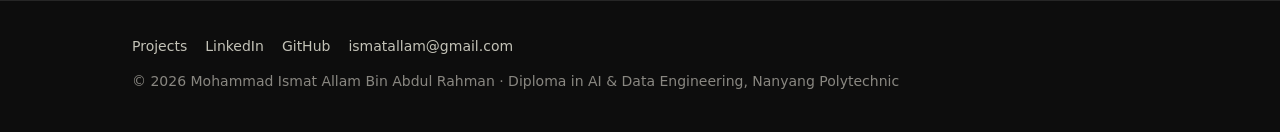
<file: projects/safety-monitoring.html>
<!DOCTYPE html>
<html lang="en">
<head>
<meta charset="UTF-8">
<meta name="viewport" content="width=device-width, initial-scale=1.0">
<title>Construction Worker Safety Monitor — Ismat Allam</title>
<meta name="description" content="Case study: a wearable fall, slip-trip-fall and near-miss detection system built with the Arduino Nesso N1, Python, MariaDB and Streamlit.">
<link rel="stylesheet" href="../assets/style.css?v=4">
</head>
<body>

<nav>
  <div class="nav-inner">
    <a class="logo" href="../index.html">Ismat Allam<span>.</span></a>
    <div class="nav-links">
      <a href="../index.html#projects">Projects</a>
      <a href="../index.html#about">About</a>
      <a href="../index.html#contact">Contact</a>
      <a class="social" href="https://github.com/ismat-spec" target="_blank" rel="noopener">GitHub</a>
      <a class="social" href="https://www.linkedin.com/in/ismat-allam-7030122b6" target="_blank" rel="noopener">LinkedIn</a>
    </div>
  </div>
</nav>

<header class="case-hero">
  <div class="wrap">
    <span class="tag">EG2A17 Data Engineering Project</span>
    <h1>Construction Worker Safety Monitor</h1>
    <p class="lead">A wearable system that watches how a construction worker moves and raises an
    alert the moment the movement looks like a fall, a slip-trip-fall, or a near miss —
    built end-to-end from the sensor on the body to the dashboard on the screen.</p>
    <div class="meta">
      <div><b>Module</b><span>EG2A17, Nanyang Polytechnic</span></div>
      <div><b>Team</b><span>4 members · Group 4</span></div>
      <div><b>My focus</b><span>Data pipeline &amp; detection engine</span></div>
      <div><b>Stack</b><span>Arduino Nesso N1 · BLE · Python · MariaDB · Streamlit</span></div>
    </div>
    <div class="btn-row" style="margin-top:26px;">
      <a class="btn" href="https://github.com/ismat-spec/dep" target="_blank" rel="noopener">View source on GitHub</a>
    </div>
  </div>
</header>

<div class="case-body wrap">

  <section class="case-section">
    <h2><span class="num">1</span>Project Scope &amp; Problem</h2>
    <p>Construction sites are among the most dangerous places to work in Singapore. In the
    Ministry of Manpower's 2025 national workplace safety statistics, construction was the top
    sector for workplace deaths with 13 fatalities; falls from height stayed among the top three
    causes of death, and slips, trips and falls caused the most major injuries — roughly 39% of
    them. The Workplace Safety and Health Institute posed this exact challenge on IMDA's Open
    Innovation Platform, which is where our project brief came from.</p>
    <p>The practical gap is supervision. A supervisor cannot watch every worker across a large
    site at once, and a fall can happen and end in seconds. Worse, <em>near misses</em> — a
    worker stumbling but catching themselves — are early warnings of unsafe conditions, yet they
    usually go unreported because nothing visibly happened. Existing systems catch only severe
    falls; the warning signs before them are lost.</p>
    <p>Our scope: build a working prototype that continuously monitors a worker's movement with a
    wearable sensor, automatically detects falls, slip-trip-falls (STF) and near misses, stores
    everything for later review, and surfaces live alerts a supervisor can act on.</p>
  </section>

  <section class="case-section">
    <h2><span class="num">2</span>My Role &amp; Solution</h2>
    <p>This was a four-person team project. I focused on the data engineering core: receiving the
    Bluetooth sensor stream in Python, validating and storing the readings, designing the
    fall-detection state machine, and wiring the results into the live dashboard my teammates and
    I used for the demo.</p>
    <p>The worker carries an Arduino Nesso N1, whose built-in IMU measures three-axis acceleration
    and three-axis rotation 100 times per second. The readings stream over Bluetooth Low Energy to
    a site computer, where a Python application validates each packet, computes movement features,
    runs the detection logic, and writes everything to a database. A Streamlit dashboard reads
    from the same database and shows live sensor trends, event history and active alerts.</p>

    <figure>
      <svg viewBox="0 0 960 240" role="img" aria-label="System architecture: Nesso N1 to BLE to Python pipeline to database to dashboard" style="width:100%; height:auto;">
        <defs>
          <marker id="arr" viewBox="0 0 10 10" refX="9" refY="5" markerWidth="7" markerHeight="7" orient="auto-start-reverse">
            <path d="M0 0L10 5L0 10z" fill="#898781"/>
          </marker>
        </defs>
        <!-- device -->
        <rect x="8" y="60" width="152" height="104" rx="12" fill="#1f1f1e" stroke="rgba(255,255,255,0.14)"/>
        <text x="84" y="102" fill="#ffffff" font-size="14" font-weight="600" text-anchor="middle" font-family="system-ui,sans-serif">Arduino Nesso N1</text>
        <text x="84" y="124" fill="#898781" font-size="11.5" text-anchor="middle" font-family="system-ui,sans-serif">6-axis IMU · worn</text>
        <text x="84" y="140" fill="#898781" font-size="11.5" text-anchor="middle" font-family="system-ui,sans-serif">by the worker</text>
        <!-- arrow 1 -->
        <line x1="164" y1="112" x2="206" y2="112" stroke="#898781" stroke-width="1.6" marker-end="url(#arr)"/>
        <text x="185" y="98" fill="#c3c2b7" font-size="11" text-anchor="middle" font-family="system-ui,sans-serif">BLE</text>
        <text x="185" y="134" fill="#898781" font-size="10" text-anchor="middle" font-family="system-ui,sans-serif">100 Hz</text>
        <!-- python -->
        <rect x="210" y="46" width="292" height="132" rx="12" fill="#1f1f1e" stroke="rgba(255,255,255,0.14)"/>
        <text x="356" y="76" fill="#ffffff" font-size="14" font-weight="600" text-anchor="middle" font-family="system-ui,sans-serif">Python application</text>
        <rect x="226" y="94" width="82" height="30" rx="8" fill="rgba(20,184,124,0.14)"/>
        <text x="267" y="113" fill="#14b87c" font-size="11.5" text-anchor="middle" font-family="system-ui,sans-serif">validate</text>
        <rect x="316" y="94" width="82" height="30" rx="8" fill="rgba(20,184,124,0.14)"/>
        <text x="357" y="113" fill="#14b87c" font-size="11.5" text-anchor="middle" font-family="system-ui,sans-serif">features</text>
        <rect x="406" y="94" width="82" height="30" rx="8" fill="rgba(20,184,124,0.14)"/>
        <text x="447" y="113" fill="#14b87c" font-size="11.5" text-anchor="middle" font-family="system-ui,sans-serif">detect</text>
        <text x="356" y="152" fill="#898781" font-size="11" text-anchor="middle" font-family="system-ui,sans-serif">state machine: free fall → impact → stillness</text>
        <!-- arrow 2 -->
        <line x1="506" y1="112" x2="548" y2="112" stroke="#898781" stroke-width="1.6" marker-end="url(#arr)"/>
        <!-- db -->
        <rect x="552" y="60" width="176" height="104" rx="12" fill="#1f1f1e" stroke="rgba(255,255,255,0.14)"/>
        <text x="640" y="98" fill="#ffffff" font-size="14" font-weight="600" text-anchor="middle" font-family="system-ui,sans-serif">MariaDB / SQLite</text>
        <text x="640" y="120" fill="#898781" font-size="11.5" text-anchor="middle" font-family="system-ui,sans-serif">readings · features</text>
        <text x="640" y="136" fill="#898781" font-size="11.5" text-anchor="middle" font-family="system-ui,sans-serif">· events</text>
        <!-- arrow 3 -->
        <line x1="732" y1="112" x2="774" y2="112" stroke="#898781" stroke-width="1.6" marker-end="url(#arr)"/>
        <!-- dashboard -->
        <rect x="778" y="60" width="174" height="104" rx="12" fill="#1f1f1e" stroke="rgba(255,255,255,0.14)"/>
        <text x="865" y="94" fill="#ffffff" font-size="14" font-weight="600" text-anchor="middle" font-family="system-ui,sans-serif">Streamlit dashboard</text>
        <text x="865" y="114" fill="#898781" font-size="11.5" text-anchor="middle" font-family="system-ui,sans-serif">live charts · event log</text>
        <rect x="812" y="126" width="106" height="24" rx="12" fill="rgba(208,59,59,0.18)"/>
        <text x="865" y="142" fill="#e66767" font-size="11.5" font-weight="600" text-anchor="middle" font-family="system-ui,sans-serif">⚠ live alerts</text>
      </svg>
      <figcaption>The end-to-end pipeline: wearable IMU → BLE → validation, feature engineering
      and detection in Python → relational storage → live monitoring dashboard.</figcaption>
    </figure>
  </section>

  <section class="case-section">
    <h2><span class="num">3</span>Work Process</h2>
    <p><strong style="color:var(--ink)">Collect and validate.</strong> Every BLE packet is decoded
    and checked before it is trusted: it must contain exactly six numeric values, and each reading
    must sit inside the physical limits of the BMI270 sensor (±16 g acceleration, ±2000°/s
    rotation). Malformed or out-of-range packets are counted and rejected rather than stored, so
    corrupted data can never reach the detector.</p>
    <p><strong style="color:var(--ink)">Store.</strong> Clean readings are timestamped and written
    to a relational database — MariaDB in the main build, with SQLite as a drop-in fallback — in
    batches of 100 (about once per second) to keep up with the 100 Hz stream. Three tables mirror
    the pipeline: <code style="color:var(--accent)">imu_readings</code> for raw samples,
    <code style="color:var(--accent)">imu_features</code> for processed values such as acceleration
    magnitude, and <code style="color:var(--accent)">events</code> for detected incidents with
    severity and peak value.</p>
    <p><strong style="color:var(--ink)">Detect.</strong> Rather than checking axes separately, the
    detector works on overall acceleration and rotation magnitudes. A genuine fall has a
    three-phase signature: a free-fall dip (below 0.7 g), an impact spike (above 1.8 g) within
    1.5 seconds, then unusual stillness — the person on the ground. A big rotational lurch that is
    <em>not</em> followed by stillness is classified as a near miss: the scary stumble a worker
    recovers from. Severity is graded from the peak impact force.</p>
    <p><strong style="color:var(--ink)">Tune against ground truth.</strong> We staged safe test
    events — controlled drops, stumbles and recoveries — and wrote down the exact time of each.
    Replaying the stored data through the offline processor, we compared detections against our
    notes and adjusted the thresholds between runs: the impact threshold came down from 2.5 g to
    1.8 g so that real falls trigger reliably, the free-fall threshold relaxed to 0.7 g, and the
    near-miss rotation threshold was raised to stop normal walking from raising false alarms.</p>
    <div class="callout"><strong style="color:var(--ink)">Alternatives we weighed.</strong>
    Wi-Fi/MQTT would give longer range than BLE but drains the wearable's battery and fails in
    basements and enclosed spaces, so BLE to a local PC — which keeps working with zero internet —
    fit the site constraints better. A machine-learning classifier could cut false alarms further,
    but it needs large labelled fall datasets that are unsafe to collect; our threshold state
    machine is explainable and safely tunable instead.</div>
  </section>

  <section class="case-section">
    <h2><span class="num">4</span>Outcome &amp; Results</h2>
    <p>The finished prototype does the whole job: it collected live accelerometer and gyroscope
    data over BLE, kept the database clean at 100 samples per second, and generated FALL, STF and
    NEAR_MISS events from different movement patterns in our controlled tests — each with a
    timestamp, severity grade and peak reading a supervisor can review afterwards.</p>

    <figure>
      <img src="../assets/img/dep_dashboard_top.png" alt="Safety dashboard showing an active FALL alert, session metrics and the acceleration trace with visible free-fall dips and impact spikes" loading="lazy">
      <figcaption>The live dashboard during a replayed test session: an active HIGH-severity FALL
      alert, session metrics, and the acceleration trace — the two free-fall dips followed by
      impact spikes are clearly visible at samples ~480 and ~750.</figcaption>
    </figure>
    <figure>
      <img src="../assets/img/dep_dashboard_events.png" alt="Angular-rate chart with a near-miss rotation spike, and the detected events table listing FALL, STF and NEAR_MISS" loading="lazy">
      <figcaption>Rotation trace and the event log: one NEAR_MISS (429°/s lurch, recovered), one
      STF (3.18 g impact, MED) and one FALL (4.57 g impact, HIGH) — all three event types the
      system was designed to catch.</figcaption>
    </figure>

    <p>We were equally deliberate about limitations: fixed thresholds may need adjustment for
    different workers and movements, and controlled testing cannot cover everything that happens
    on a real site, so measuring false-positive and false-negative rates in the field is the
    obvious next step. The design scales cheaply — one low-cost wearable per worker, free
    open-source software, and an events table already keyed by device name, so adding workers
    needs no pipeline changes. Planned enhancements include on-device edge detection (alerts even
    with zero connectivity) and push notifications to a supervisor's phone across a whole fleet.</p>
  </section>

  <div class="pager">
    <a class="btn" href="../index.html#projects">← All projects</a>
    <a class="btn" href="quant-backtester.html">Next: S&amp;P 500 Backtester →</a>
  </div>
</div>

<footer>
  <div class="wrap">
    <div class="foot-links">
      <a href="../index.html#projects">Projects</a>
      <a href="https://www.linkedin.com/in/ismat-allam-7030122b6" target="_blank" rel="noopener">LinkedIn</a>
      <a href="https://github.com/ismat-spec" target="_blank" rel="noopener">GitHub</a>
      <a href="mailto:ismatallam@gmail.com">ismatallam@gmail.com</a>
    </div>
    <div>© 2026 Mohammad Ismat Allam Bin Abdul Rahman · Diploma in AI &amp; Data Engineering, Nanyang Polytechnic</div>
  </div>
</footer>

</body>
</html>
</file>
<file: assets/style.css>
/* ============ Ismat Allam — portfolio ============ */
:root{
  --page:#0d0d0d;
  --surface:#1a1a19;
  --card:#1f1f1e;
  --ink:#ffffff;
  --ink2:#c3c2b7;
  --muted:#898781;
  --hairline:rgba(255,255,255,0.10);
  --accent:#14b87c;
  --accent-soft:rgba(20,184,124,0.14);
  --orange:#d95926;
  --aqua:#199e70;
}
*{box-sizing:border-box; margin:0; padding:0;}
html{scroll-behavior:smooth;}
body{
  background:var(--page); color:var(--ink2);
  font-family:system-ui,-apple-system,"Segoe UI",sans-serif;
  line-height:1.6; font-size:16px;
  -webkit-font-smoothing:antialiased;
}
a{color:var(--accent); text-decoration:none;}
a:hover{text-decoration:underline;}
img{max-width:100%; display:block; border-radius:10px;}
.wrap{max-width:1060px; margin:0 auto; padding:0 22px;}

/* ---------- nav ---------- */
nav{
  position:sticky; top:0; z-index:10;
  background:rgba(13,13,13,0.85); backdrop-filter:blur(10px);
  border-bottom:1px solid var(--hairline);
}
.nav-inner{
  max-width:1060px; margin:0 auto; padding:14px 22px;
  display:flex; align-items:center; gap:22px;
}
.logo{font-weight:700; color:var(--ink); font-size:17px; letter-spacing:-0.02em;}
.logo:hover{text-decoration:none;}
.logo span{color:var(--accent);}
.nav-links{display:flex; gap:20px; margin-left:auto; align-items:center; flex-wrap:wrap;}
.nav-links a{color:var(--ink2); font-size:14.5px;}
.nav-links a:hover{color:var(--ink); text-decoration:none;}
.nav-links a.social{
  display:inline-flex; align-items:center; gap:7px;
  border:1px solid var(--hairline); border-radius:8px; padding:6px 12px;
}
.nav-links a.social:hover{border-color:var(--accent); color:var(--ink);}
.nav-links a.social svg{width:15px; height:15px; fill:currentColor;}

/* ---------- hero ---------- */
.hero{padding:92px 0 70px; border-bottom:1px solid var(--hairline);
  background:radial-gradient(900px 420px at 20% -10%, rgba(20,184,124,0.12), transparent 60%);}
.hero .kicker{color:var(--accent); font-weight:600; font-size:15px; margin-bottom:14px;}
.hero h1{color:var(--ink); font-size:clamp(34px,6vw,54px); line-height:1.1;
  letter-spacing:-0.03em; margin-bottom:18px; max-width:20ch;}
.hero p.lead{font-size:19px; max-width:62ch; margin-bottom:30px;}
.btn-row{display:flex; gap:12px; flex-wrap:wrap;}
.btn{
  display:inline-flex; align-items:center; gap:9px;
  padding:11px 20px; border-radius:10px; font-weight:600; font-size:15px;
  border:1px solid var(--hairline); color:var(--ink2);
}
.btn:hover{text-decoration:none; color:var(--ink); border-color:rgba(255,255,255,0.3);}
.btn.primary{background:var(--accent); border-color:var(--accent); color:#0d0d0d;}
.btn.primary:hover{filter:brightness(1.12);}
.btn svg{width:16px; height:16px; fill:currentColor;}

/* ---------- sections ---------- */
section{padding:64px 0;}
.section-title{color:var(--ink); font-size:28px; letter-spacing:-0.02em; margin-bottom:8px;}
.section-sub{color:var(--muted); margin-bottom:36px; max-width:70ch;}

/* ---------- project cards ---------- */
.cards{display:grid; grid-template-columns:repeat(3,1fr); gap:20px;}
@media(max-width:900px){.cards{grid-template-columns:1fr;}}
.card{
  background:var(--surface); border:1px solid var(--hairline); border-radius:14px;
  overflow:hidden; display:flex; flex-direction:column;
  transition:transform .18s ease, border-color .18s ease;
}
.card:hover{transform:translateY(-4px); border-color:rgba(255,255,255,0.22);}
.card .thumb{aspect-ratio:16/9.4; overflow:hidden; border-bottom:1px solid var(--hairline);}
.card .thumb img{width:100%; height:100%; object-fit:cover; object-position:top; border-radius:0;}
.card .body{padding:18px 18px 20px; display:flex; flex-direction:column; gap:10px; flex:1;}
.card h3{color:var(--ink); font-size:18px; letter-spacing:-0.01em;}
.card p{font-size:14.5px; color:var(--ink2);}
.card .go{margin-top:auto; font-weight:600; font-size:14.5px;}
.chips{display:flex; flex-wrap:wrap; gap:7px;}
.chip{
  font-size:12px; color:var(--muted); border:1px solid var(--hairline);
  border-radius:99px; padding:3px 10px; white-space:nowrap;
}
.tag{
  display:inline-block; font-size:12.5px; font-weight:600; color:var(--accent);
  background:var(--accent-soft); border-radius:99px; padding:3px 11px; margin-bottom:12px;
}

/* ---------- about / skills ---------- */
.about-grid{display:grid; grid-template-columns:1.4fr 1fr; gap:40px;}
@media(max-width:820px){.about-grid{grid-template-columns:1fr;}}
.about-grid p{margin-bottom:14px;}
.skills{display:grid; grid-template-columns:1fr 1fr; gap:10px;}
.skill{
  background:var(--surface); border:1px solid var(--hairline); border-radius:10px;
  padding:10px 14px; font-size:14px; color:var(--ink2);
}
.skill b{color:var(--ink); display:block; font-size:13px; margin-bottom:2px;}

/* ---------- find me online ---------- */
.online{display:grid; grid-template-columns:repeat(3,1fr); gap:16px;}
@media(max-width:820px){.online{grid-template-columns:1fr;}}
.online a{
  background:var(--surface); border:1px solid var(--hairline); border-radius:14px;
  padding:20px; display:flex; align-items:center; gap:14px; color:var(--ink2);
}
.online a:hover{text-decoration:none; border-color:var(--accent);}
.online svg{width:26px; height:26px; fill:var(--accent); flex-shrink:0;}
.online b{color:var(--ink); display:block; font-size:15px;}
.online small{color:var(--muted); font-size:13px;}

/* ---------- footer ---------- */
footer{border-top:1px solid var(--hairline); padding:34px 0 44px; font-size:14px; color:var(--muted);}
footer .foot-links{display:flex; gap:18px; margin-bottom:12px; flex-wrap:wrap;}
footer a{color:var(--ink2);}
footer a:hover{color:var(--ink);}

/* ---------- case-study pages ---------- */
.case-hero{padding:66px 0 40px; border-bottom:1px solid var(--hairline);
  background:radial-gradient(700px 340px at 15% -10%, rgba(20,184,124,0.10), transparent 60%);}
.case-hero h1{color:var(--ink); font-size:clamp(28px,4.6vw,40px); letter-spacing:-0.025em;
  line-height:1.15; margin-bottom:14px; max-width:26ch;}
.case-hero p.lead{font-size:17.5px; max-width:68ch;}
.meta{display:flex; gap:34px; flex-wrap:wrap; margin-top:26px;}
.meta div{font-size:14px;}
.meta b{display:block; color:var(--muted); font-size:12px; text-transform:uppercase;
  letter-spacing:0.06em; margin-bottom:3px; font-weight:600;}
.meta span{color:var(--ink);}
.case-body{padding:26px 0 10px;}
.case-section{padding:30px 0;}
.case-section h2{
  color:var(--ink); font-size:22px; letter-spacing:-0.015em; margin-bottom:16px;
  display:flex; align-items:center; gap:12px;
}
.case-section h2 .num{
  color:var(--accent); background:var(--accent-soft); border-radius:8px;
  width:32px; height:32px; display:inline-flex; align-items:center; justify-content:center;
  font-size:15px; flex-shrink:0;
}
.case-section p{margin-bottom:14px; max-width:76ch;}
.case-section ul{margin:0 0 14px 20px; max-width:74ch;}
.case-section li{margin-bottom:8px;}
.case-section li::marker{color:var(--accent);}
figure{margin:24px 0;}
figcaption{font-size:13.5px; color:var(--muted); margin-top:10px;}
figure img{border:1px solid var(--hairline);}
.figure-grid{display:grid; grid-template-columns:1fr 1fr; gap:18px;}
@media(max-width:820px){.figure-grid{grid-template-columns:1fr;}}
.callout{
  background:var(--surface); border:1px solid var(--hairline); border-left:3px solid var(--accent);
  border-radius:10px; padding:16px 18px; margin:20px 0; font-size:15px; max-width:76ch;
}
table.results{border-collapse:collapse; margin:20px 0; font-size:14.5px; width:100%; max-width:640px;}
table.results th, table.results td{
  border-bottom:1px solid var(--hairline); padding:9px 14px; text-align:right;
  font-variant-numeric:tabular-nums;
}
table.results th:first-child, table.results td:first-child{text-align:left;}
table.results th{color:var(--muted); font-size:12.5px; text-transform:uppercase; letter-spacing:0.05em;}
table.results td{color:var(--ink2);}
table.results td.hl{color:var(--ink); font-weight:600;}
.pager{display:flex; justify-content:space-between; gap:14px; padding:34px 0 8px;
  border-top:1px solid var(--hairline); margin-top:30px; flex-wrap:wrap;}

/* ---------- v2: animated hero ---------- */
.hero{position:relative; overflow:hidden;}
#heroCanvas{position:absolute; inset:0; width:100%; height:100%; pointer-events:none;}
.hero .wrap{position:relative; z-index:1;}
.roles{color:var(--accent); font-weight:600; min-height:1.4em; display:block; margin-bottom:8px;}
.roles .cursor{display:inline-block; width:2px; height:1.05em; background:var(--accent);
  vertical-align:-0.15em; margin-left:2px; animation:blink 1s steps(1) infinite;}
@keyframes blink{50%{opacity:0;}}

/* ---------- v2: project cards with live media ---------- */
.cards{grid-template-columns:repeat(2,1fr);}
@media(max-width:820px){.cards{grid-template-columns:1fr;}}
.card{cursor:default;}
.card .media{aspect-ratio:16/8.6; overflow:hidden; border-bottom:1px solid var(--hairline);
  display:block; position:relative; background:#111;}
.card .media img, .card .media canvas{width:100%; height:100%; object-fit:cover;
  object-position:top; border-radius:0; display:block;}
.card .media .live-badge{position:absolute; top:10px; right:10px; font-size:11px; font-weight:700;
  letter-spacing:0.05em; color:#0d0d0d; background:rgba(45,212,143,0.95); border-radius:99px;
  padding:3px 10px;}
.card h3 a{color:var(--ink);}
.card h3 a:hover{color:var(--accent); text-decoration:none;}
.card .links-row{display:flex; gap:16px; margin-top:auto; font-weight:600; font-size:14.5px;
  flex-wrap:wrap;}
.card.featured{grid-column:1 / -1;}
@media(min-width:821px){
  .card.featured{display:grid; grid-template-columns:1.15fr 1fr;}
  .card.featured .media{aspect-ratio:auto; height:100%; border-bottom:none;
    border-right:1px solid var(--hairline);}
}

/* ---------- v2: scroll reveal ---------- */
.reveal{opacity:0; transform:translateY(18px);
  transition:opacity .6s ease, transform .6s ease;}
.reveal.in{opacity:1; transform:none;}
@media (prefers-reduced-motion: reduce){
  .reveal{opacity:1; transform:none; transition:none;}
  .roles .cursor{animation:none;}
}

/* ---------- v3: portrait ---------- */
.hero-flex{display:flex; align-items:center; gap:48px;}
.hero-flex > div:first-child{flex:1; min-width:0;}
.portrait{
  width:225px; height:225px; border-radius:50%; object-fit:cover; flex-shrink:0;
  border:3px solid rgba(20,184,124,0.55);
  box-shadow:0 0 0 8px rgba(20,184,124,0.10), 0 18px 50px rgba(0,0,0,0.5);
}
@media(max-width:820px){
  .hero-flex{flex-direction:column-reverse; align-items:flex-start; gap:26px;}
  .portrait{width:132px; height:132px;}
}
.about-me-row{display:flex; align-items:flex-start; gap:18px; margin-bottom:14px;}
.about-me-row img{width:64px; height:64px; border-radius:50%; object-fit:cover;
  border:2px solid rgba(20,184,124,0.5); flex-shrink:0;}
</file>
